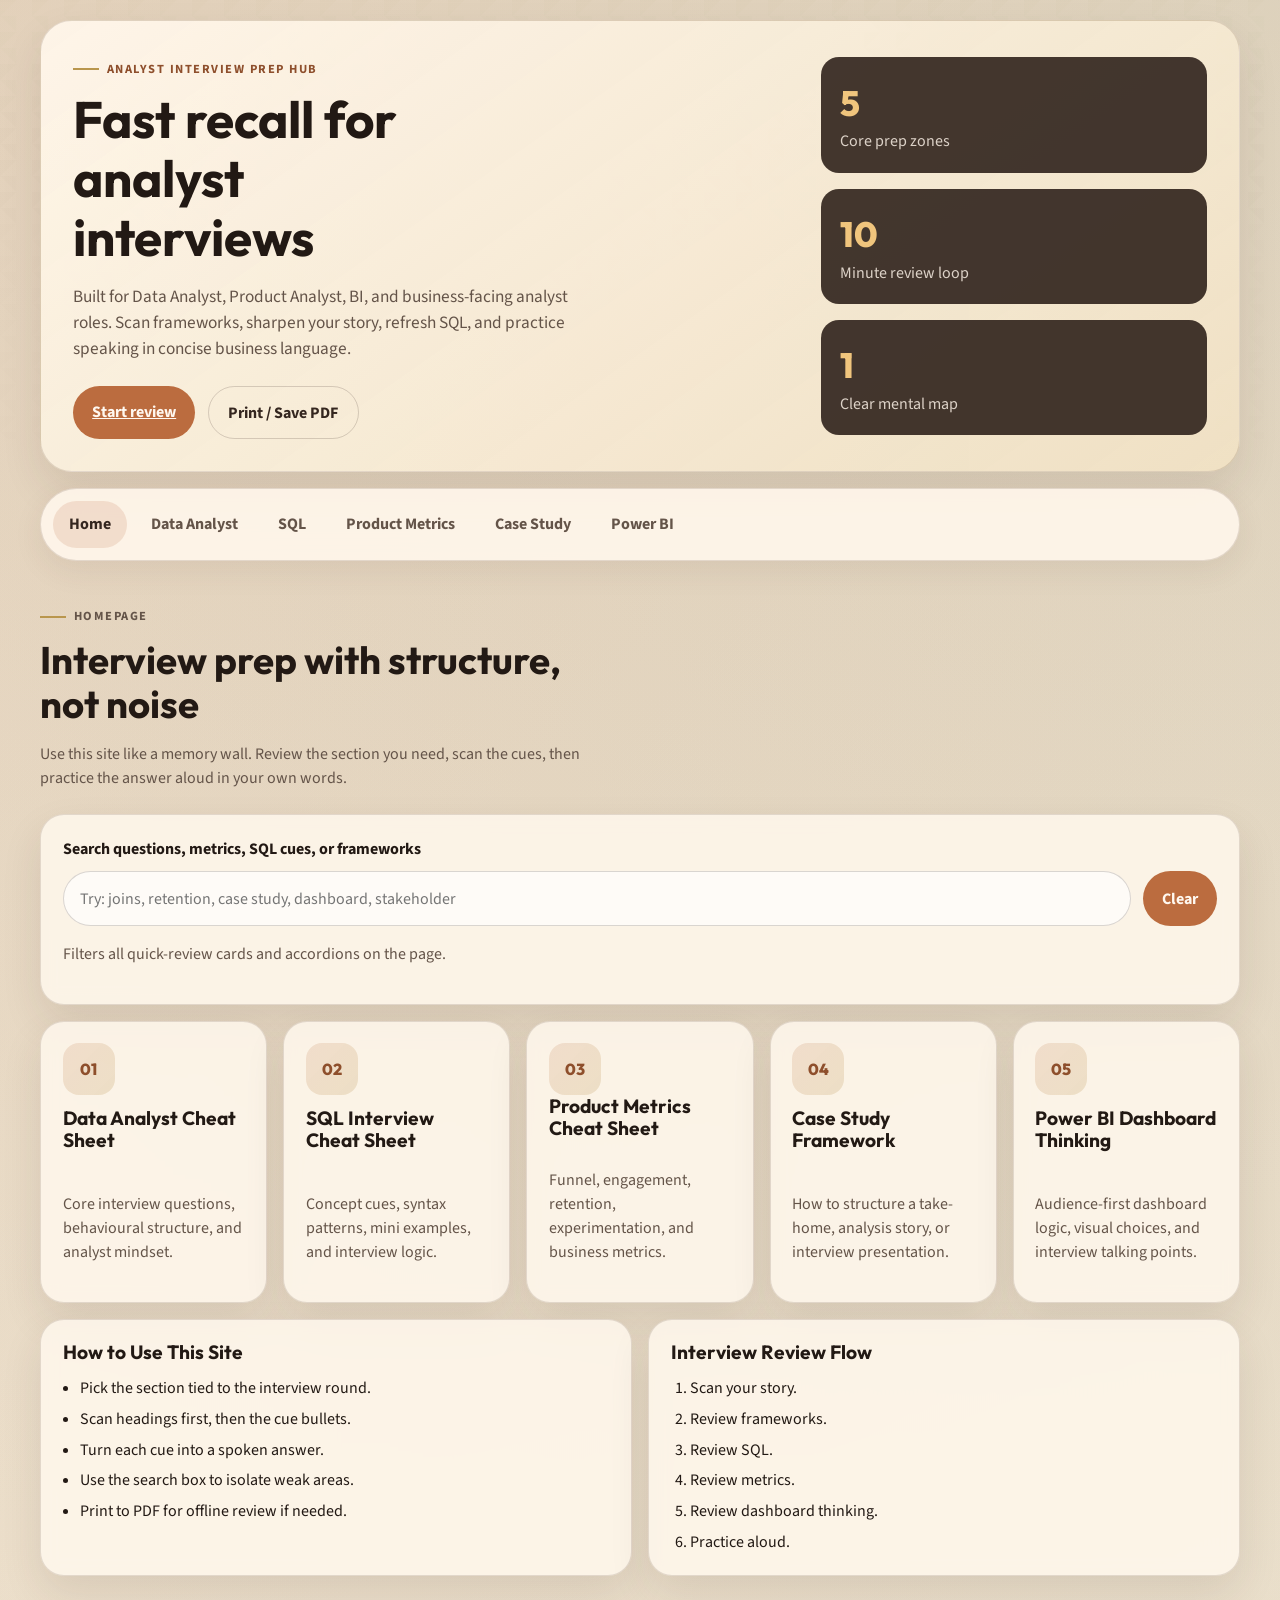
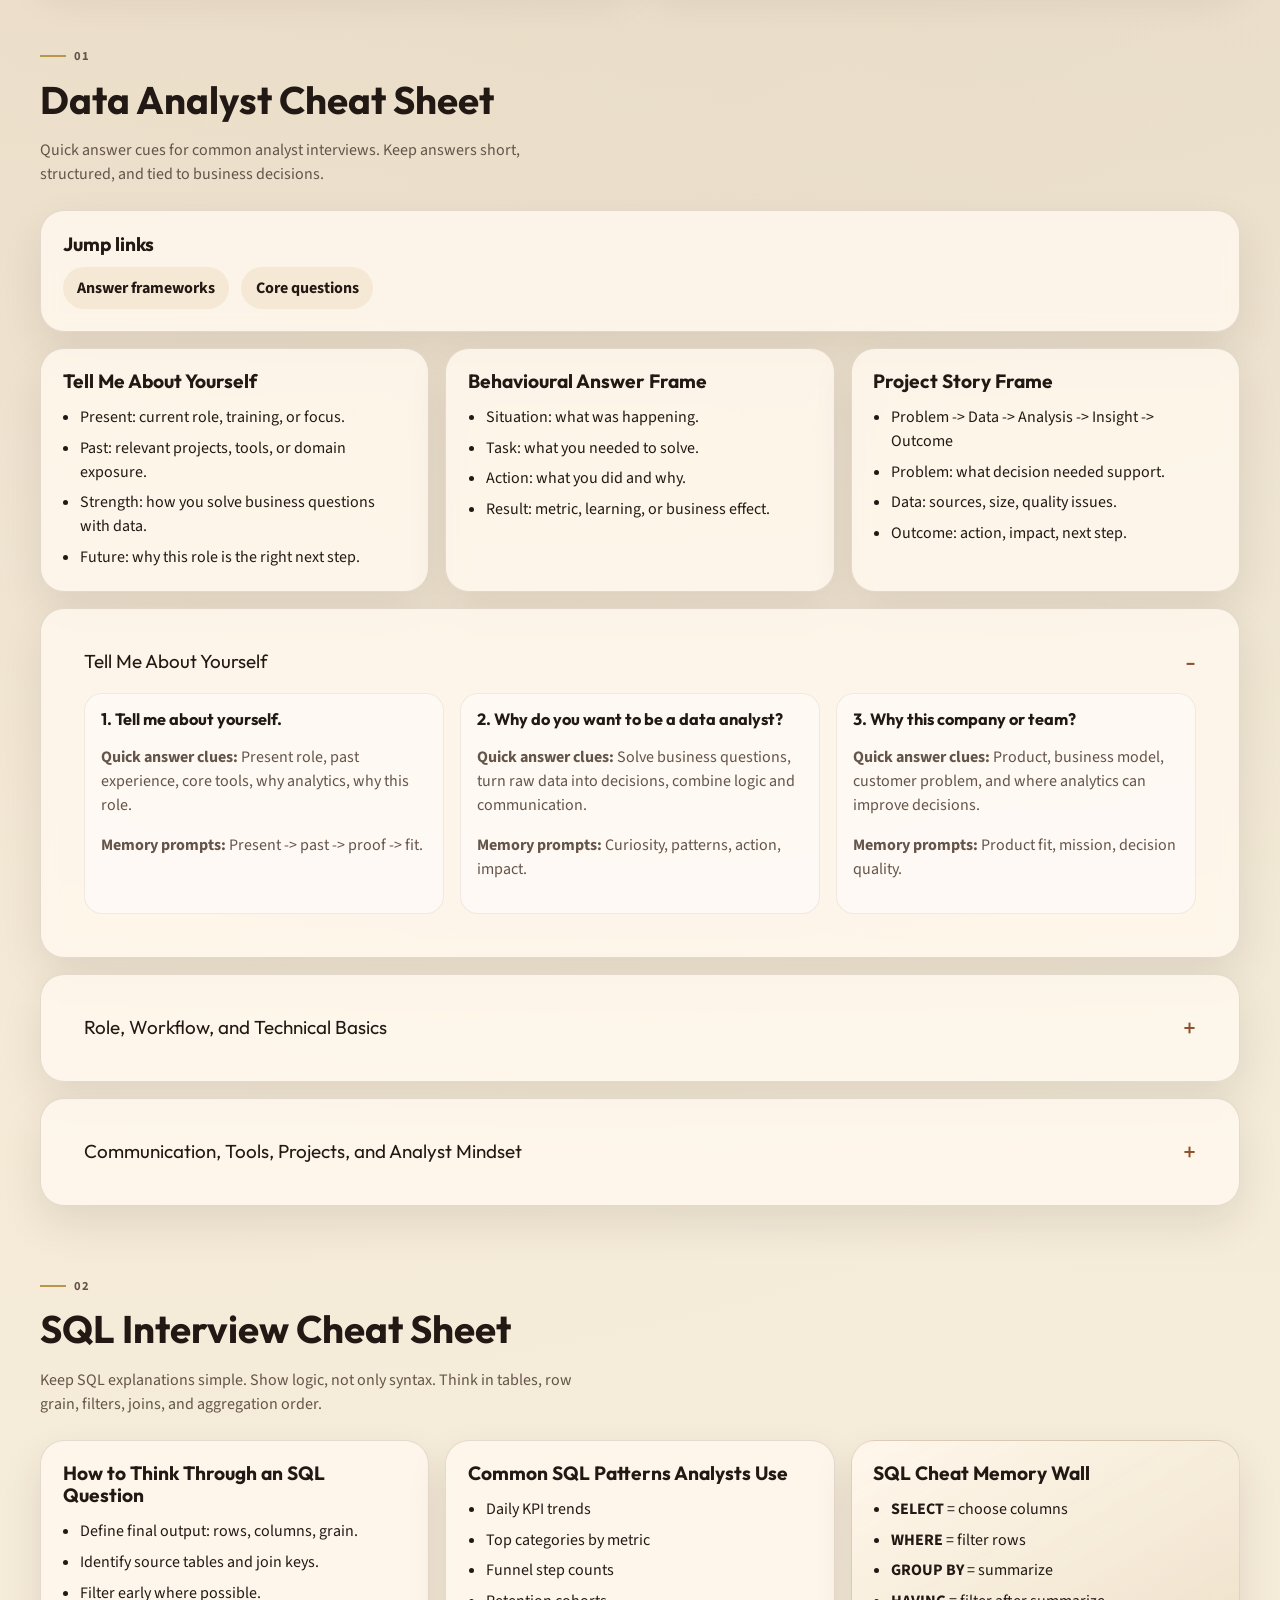
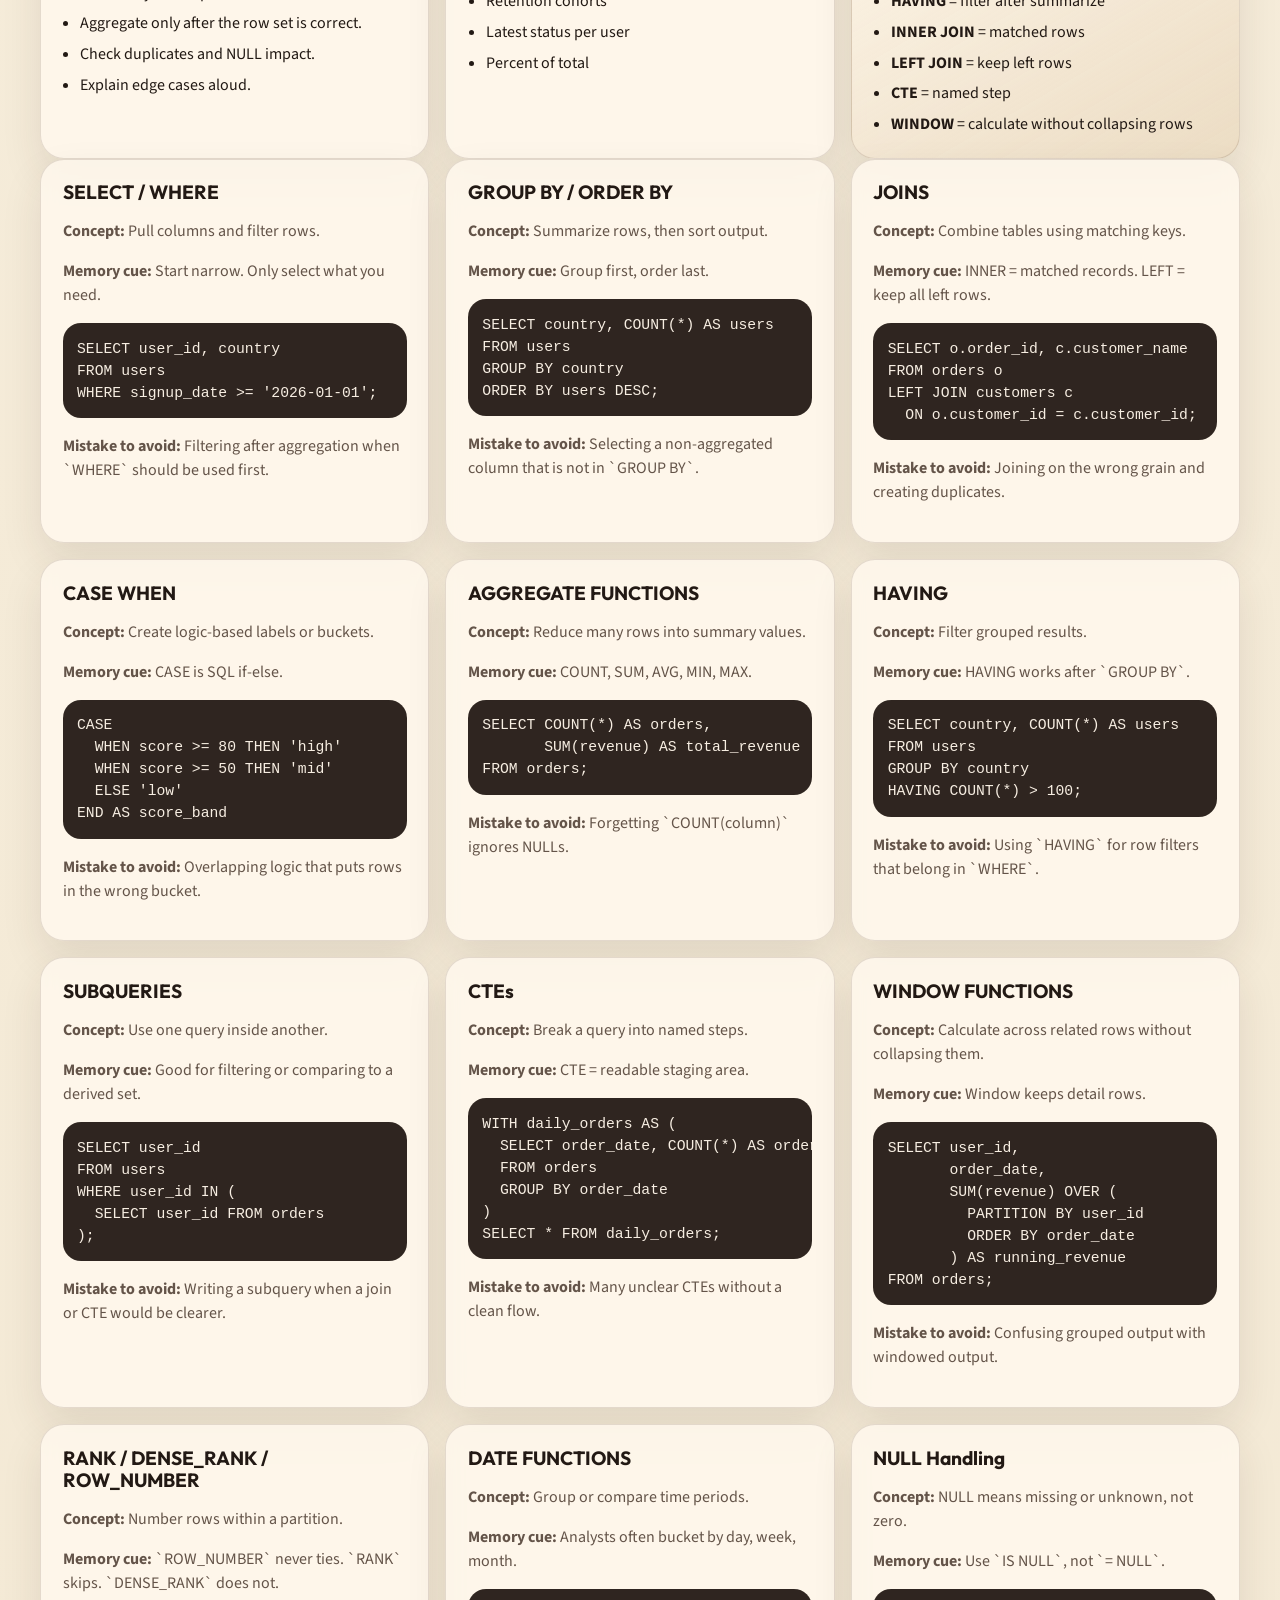
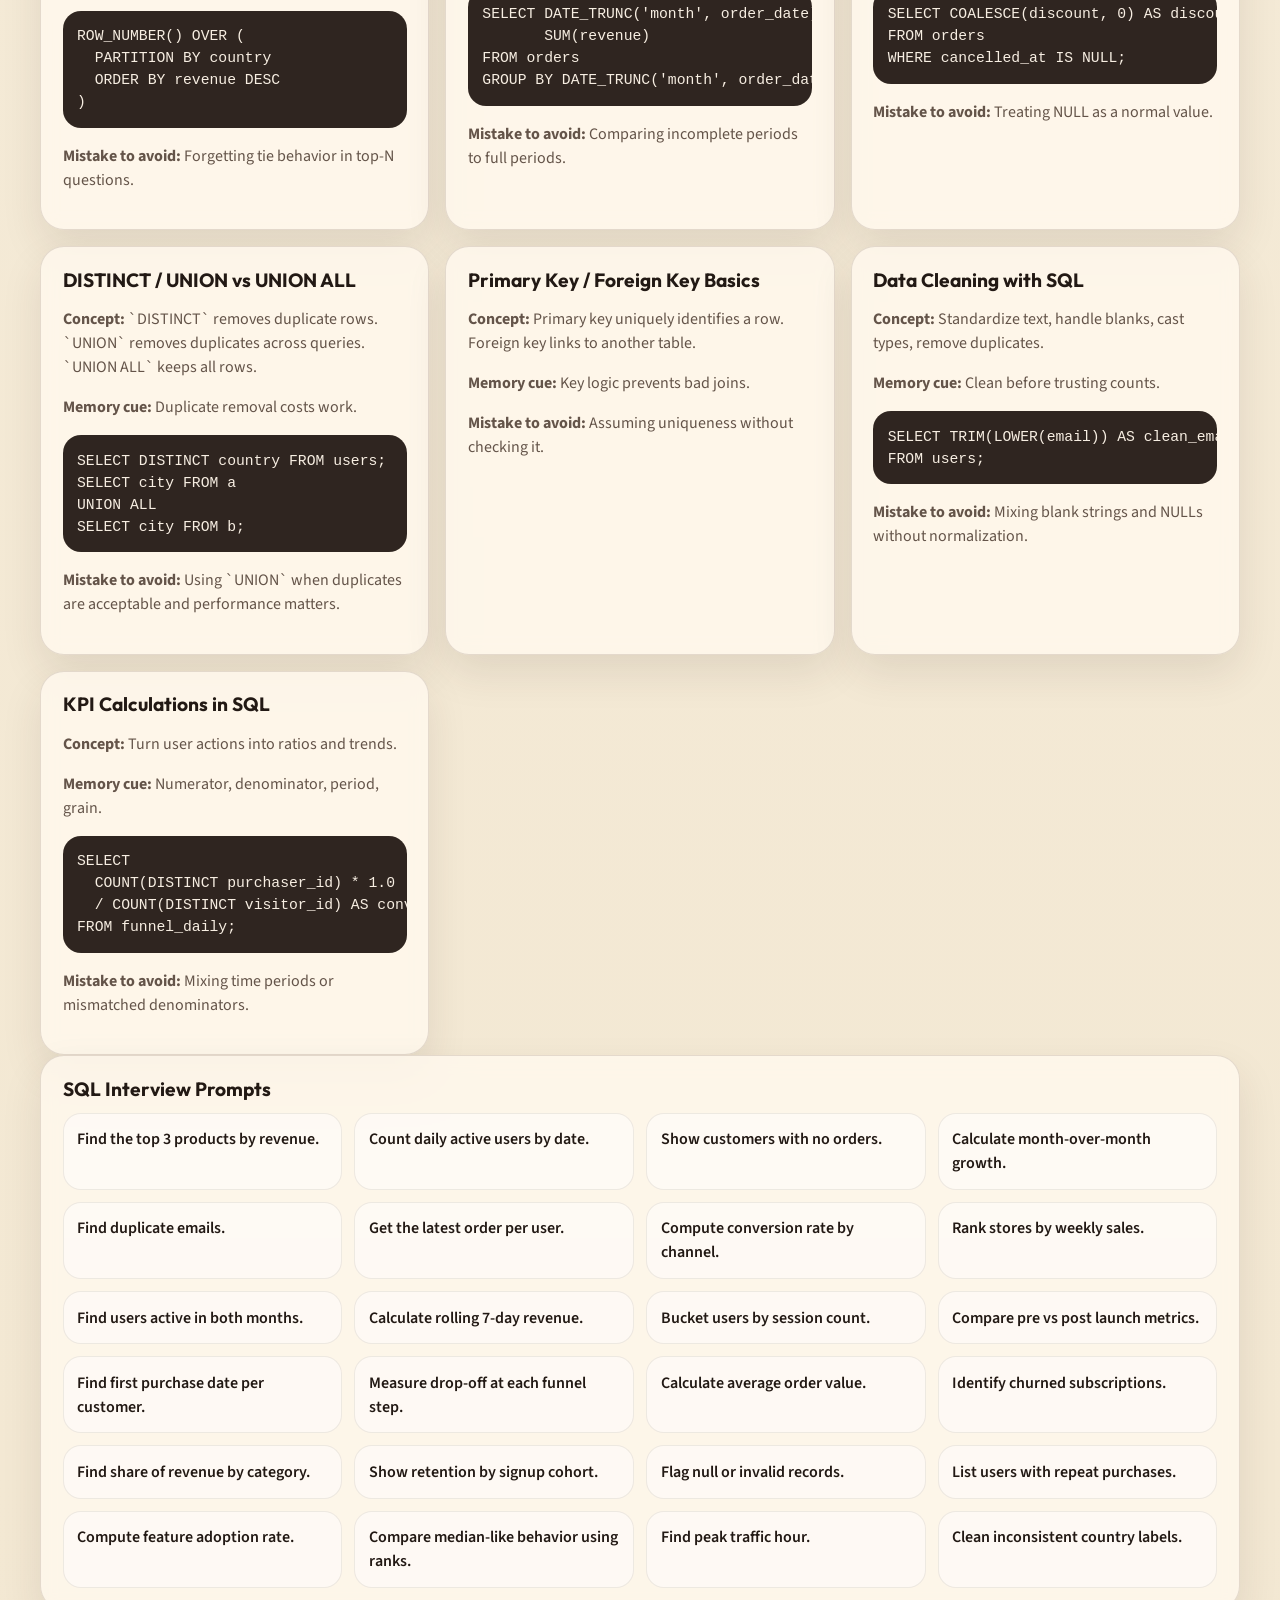
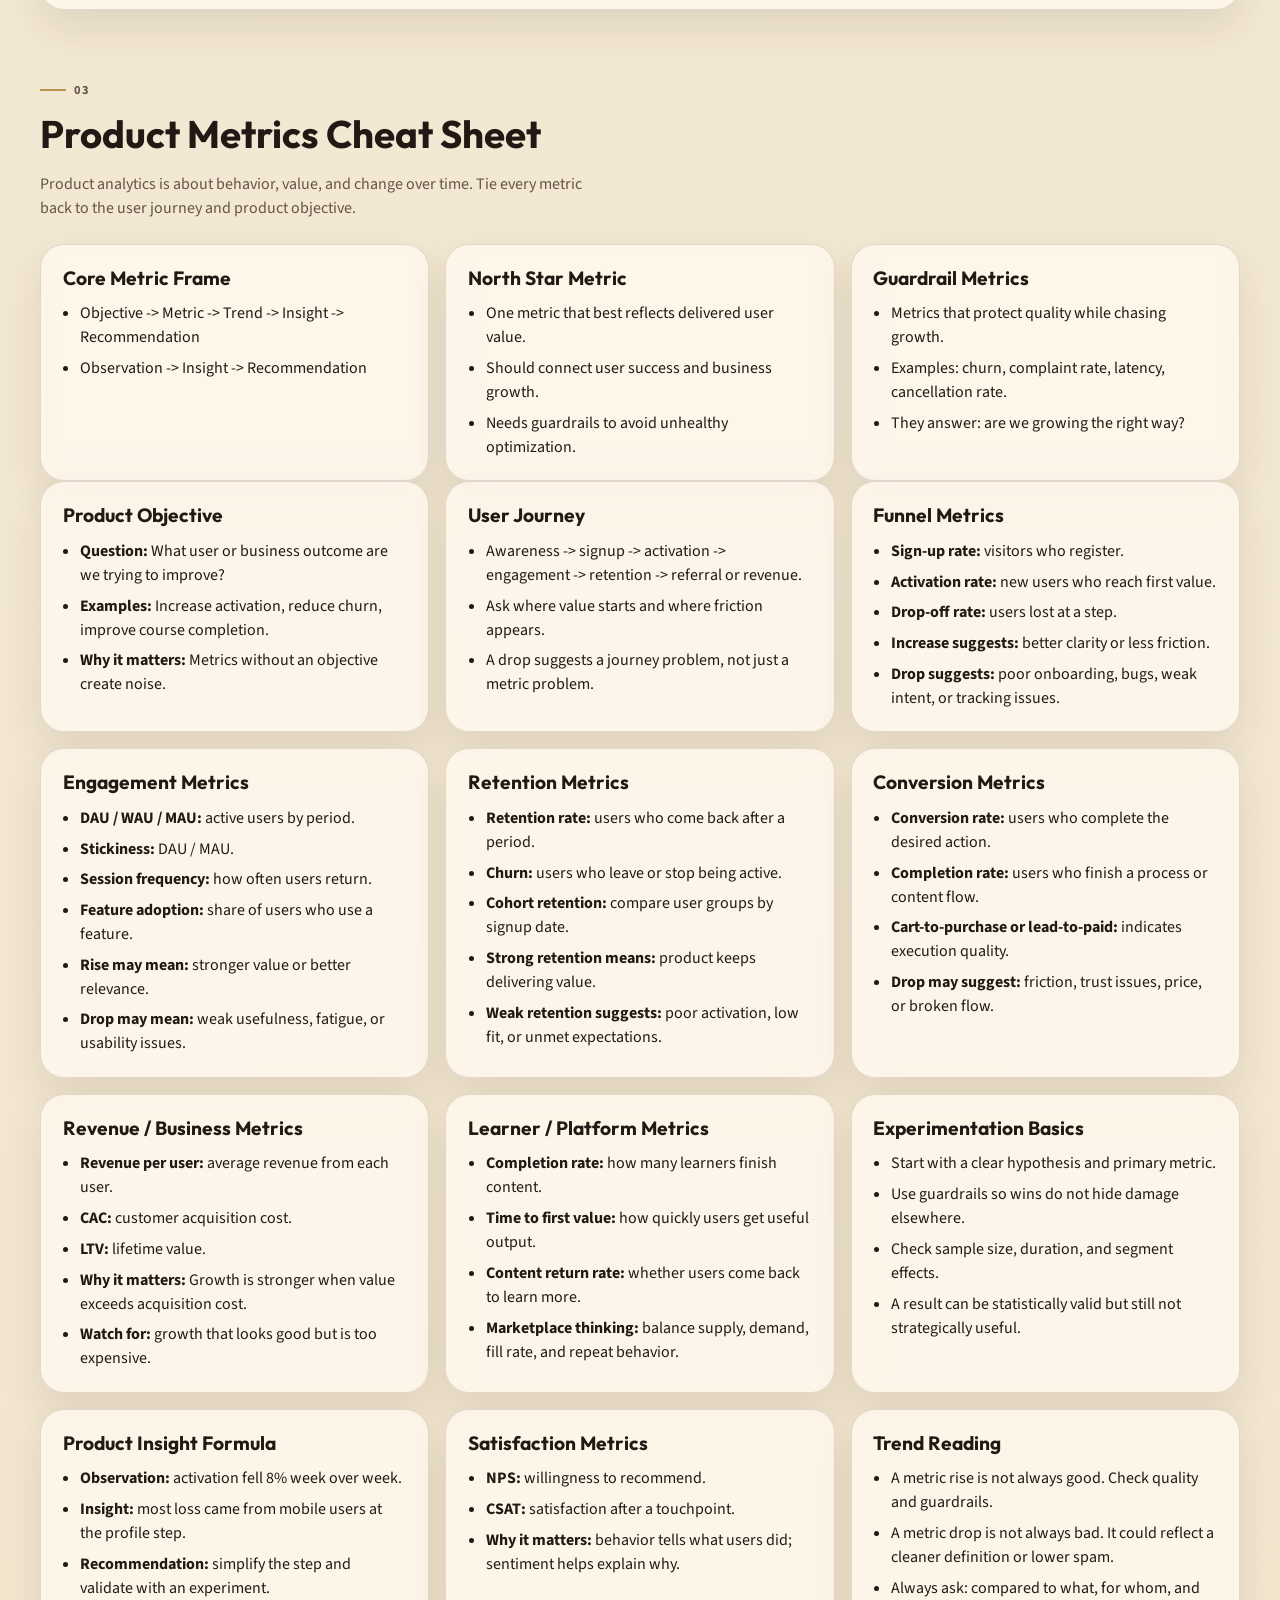
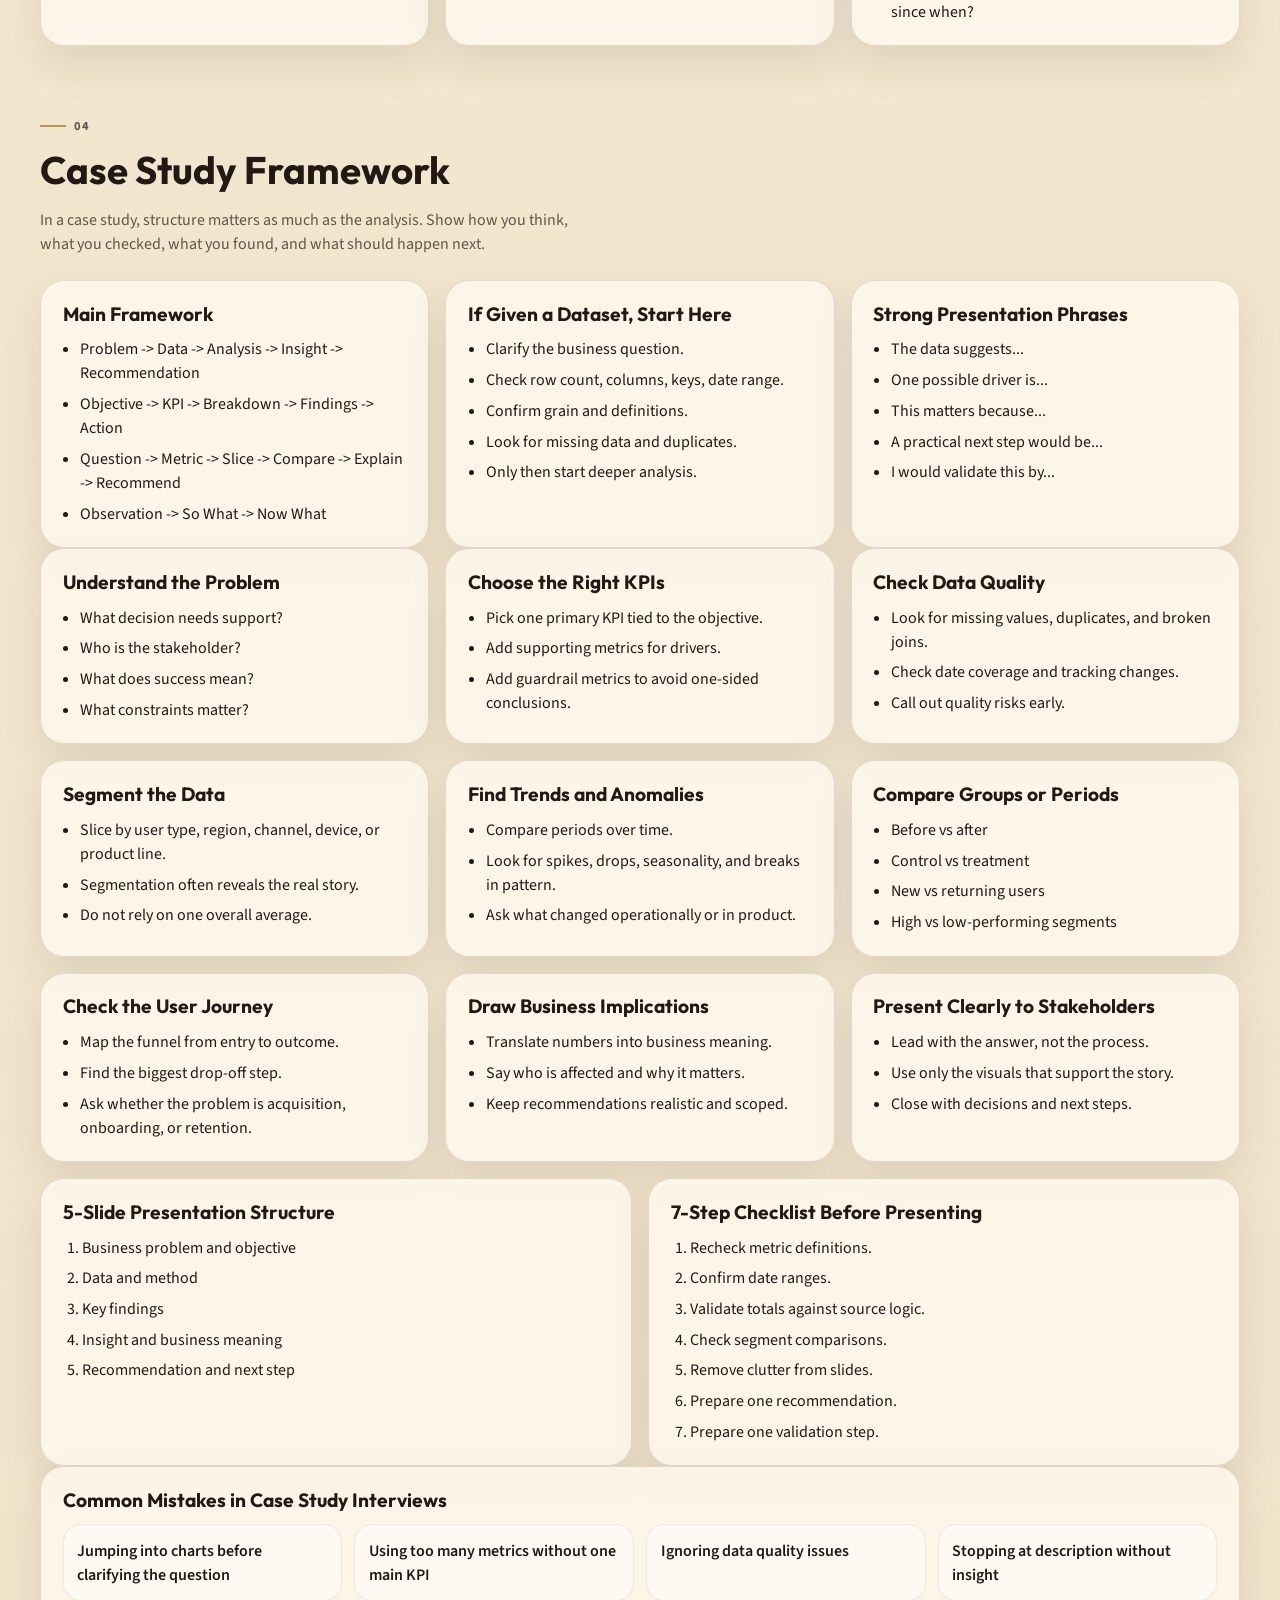
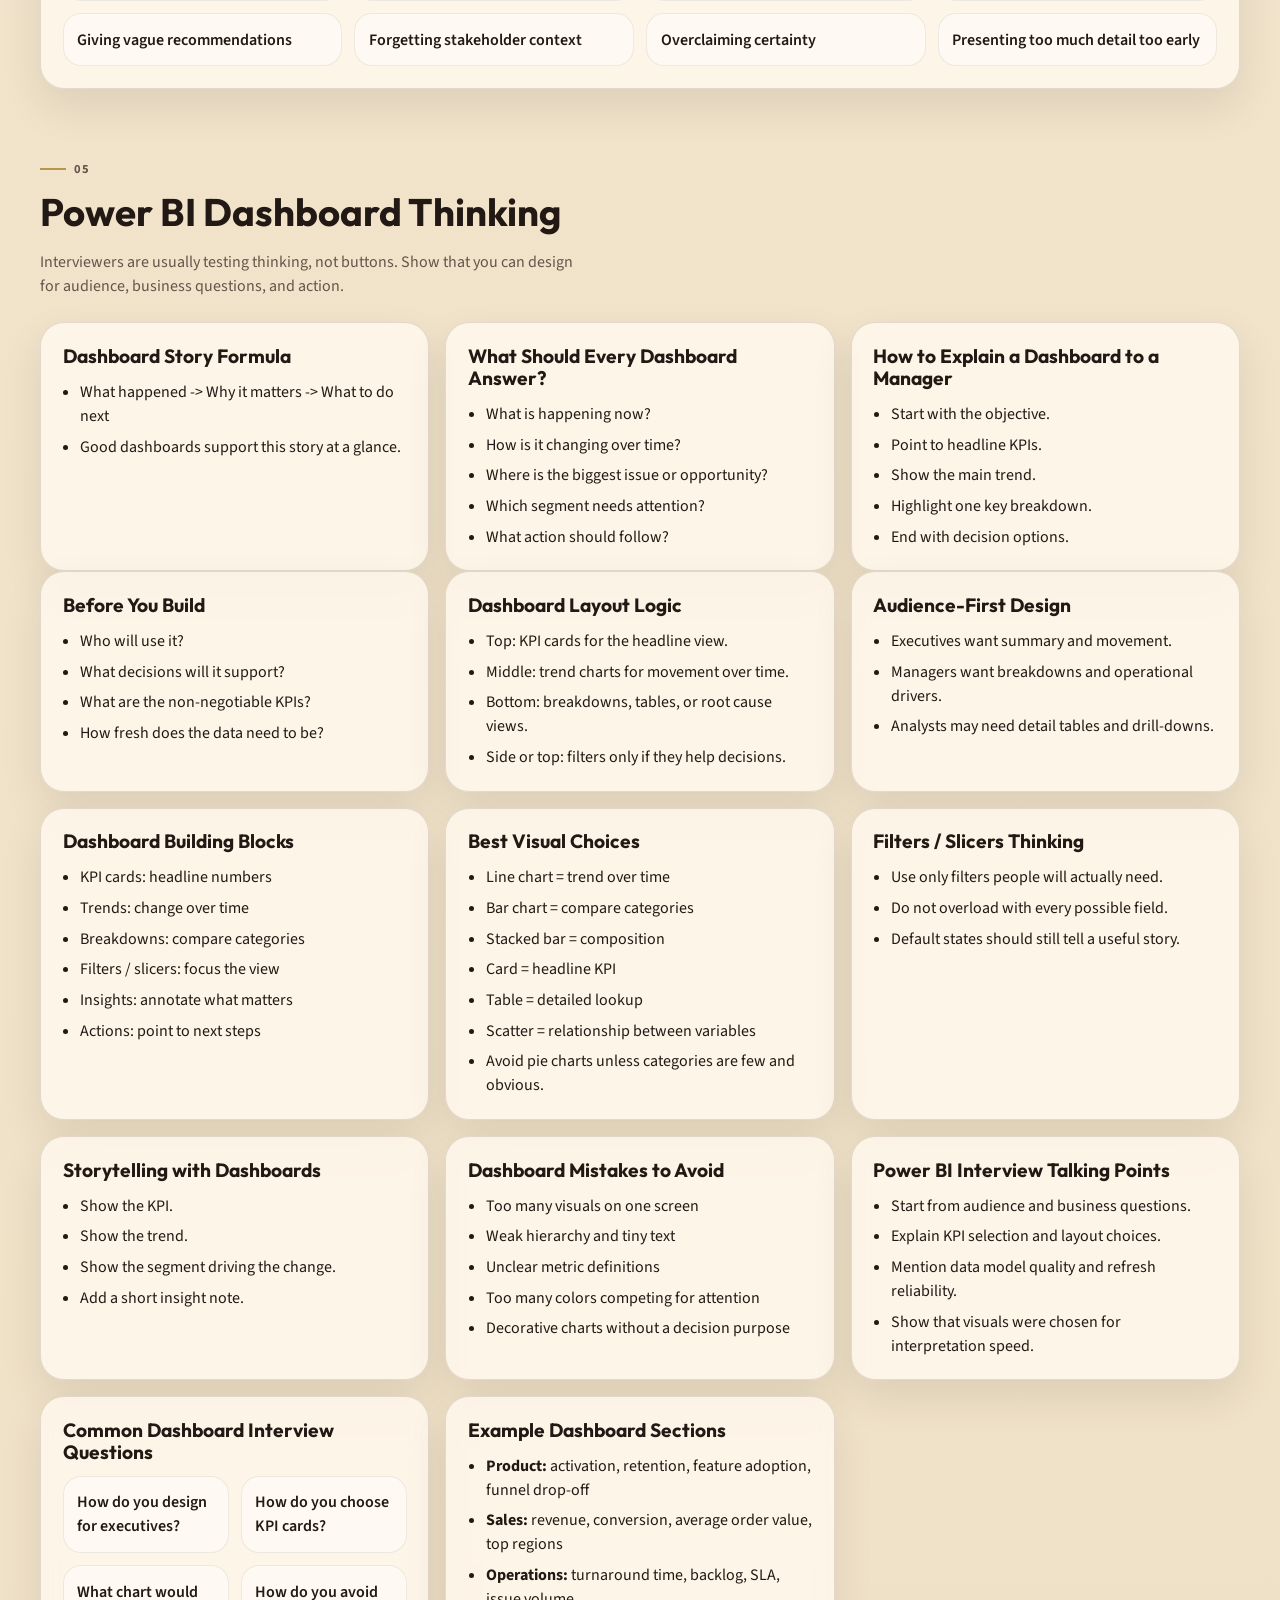
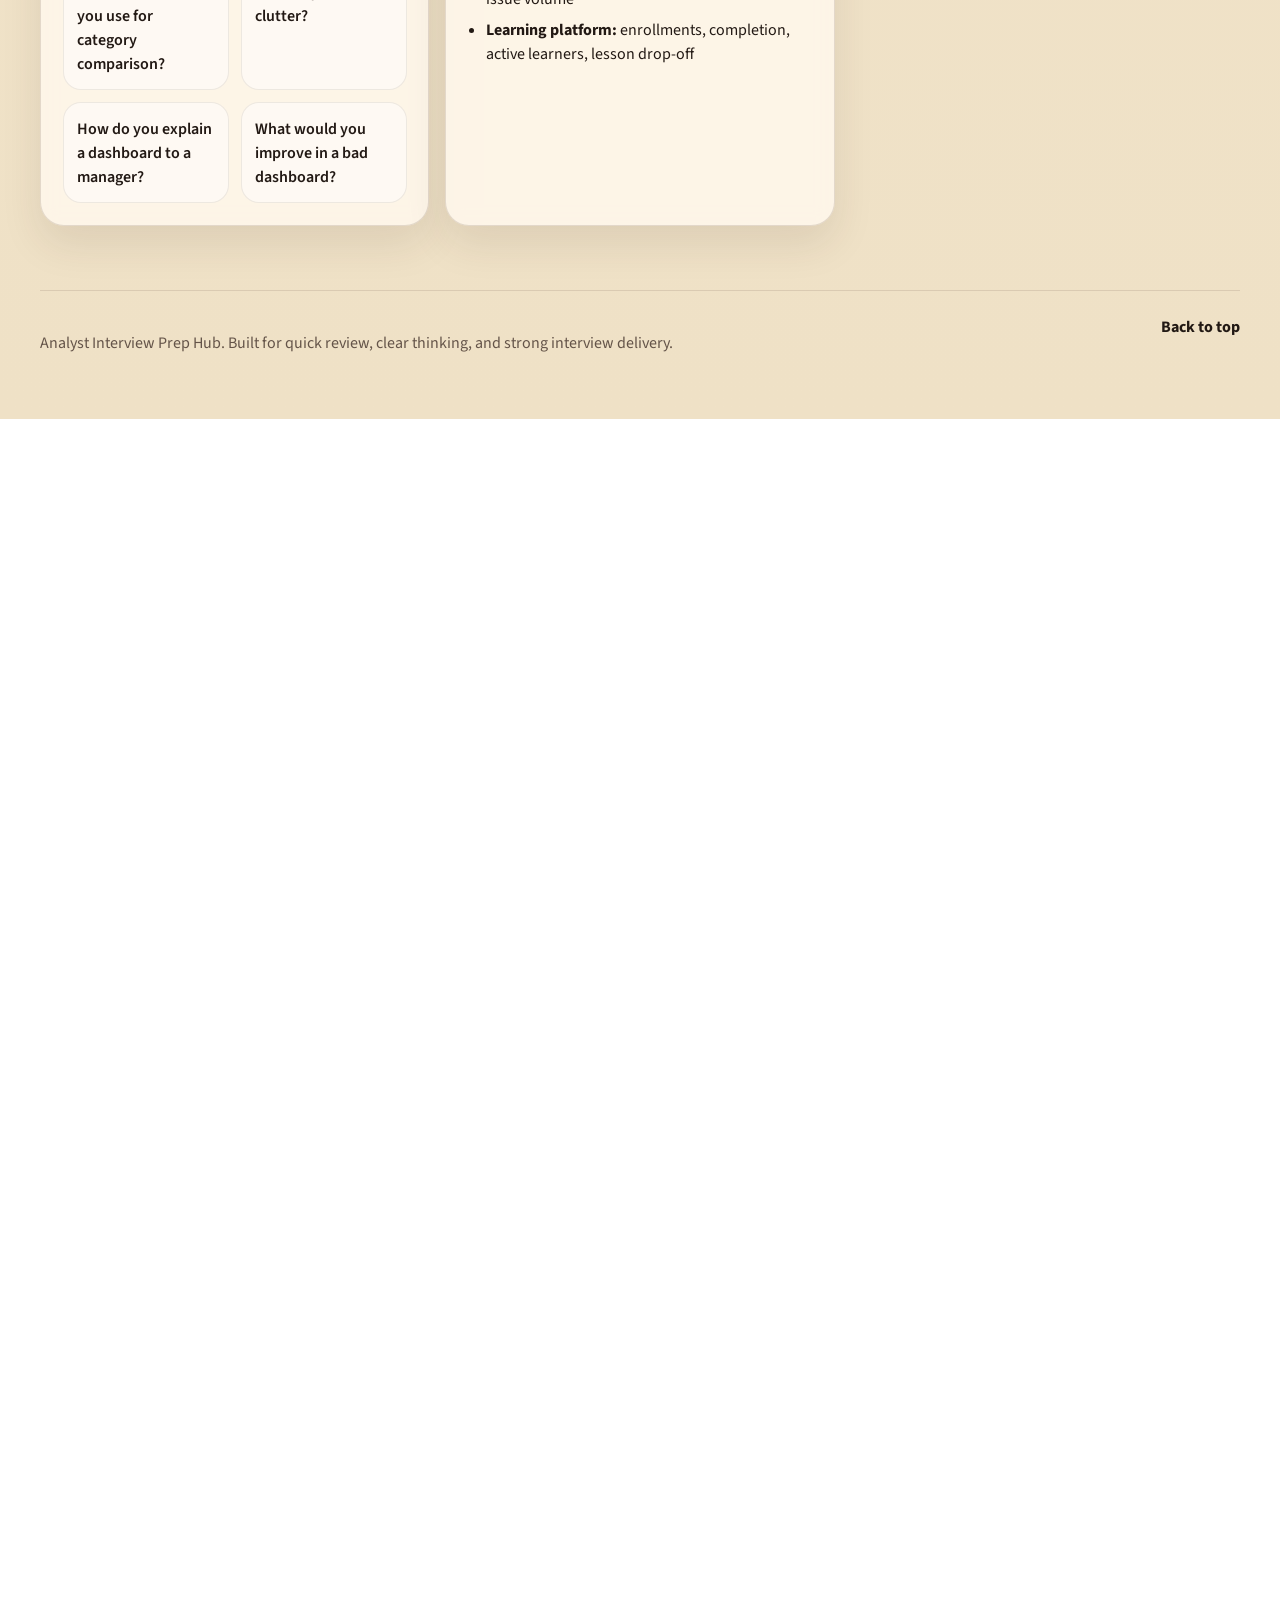
<file: index.html>
<!DOCTYPE html>
<html lang="en">
<head>
  <meta charset="UTF-8" />
  <meta http-equiv="refresh" content="0; url=analyst-interview-prep-site/" />
  <meta name="viewport" content="width=device-width, initial-scale=1.0" />
  <title>Redirecting...</title>
  <style>
    body {
      margin: 0;
      min-height: 100vh;
      display: grid;
      place-items: center;
      background: #0d1014;
      color: #f3f6fb;
      font-family: "Segoe UI", Arial, sans-serif;
    }

    a {
      color: #c8d4e7;
    }
  </style>
</head>
<body>
  <p>Redirecting to the interview prep site. <a href="analyst-interview-prep-site/">Open here</a>.</p>
</body>
</html>
</file>
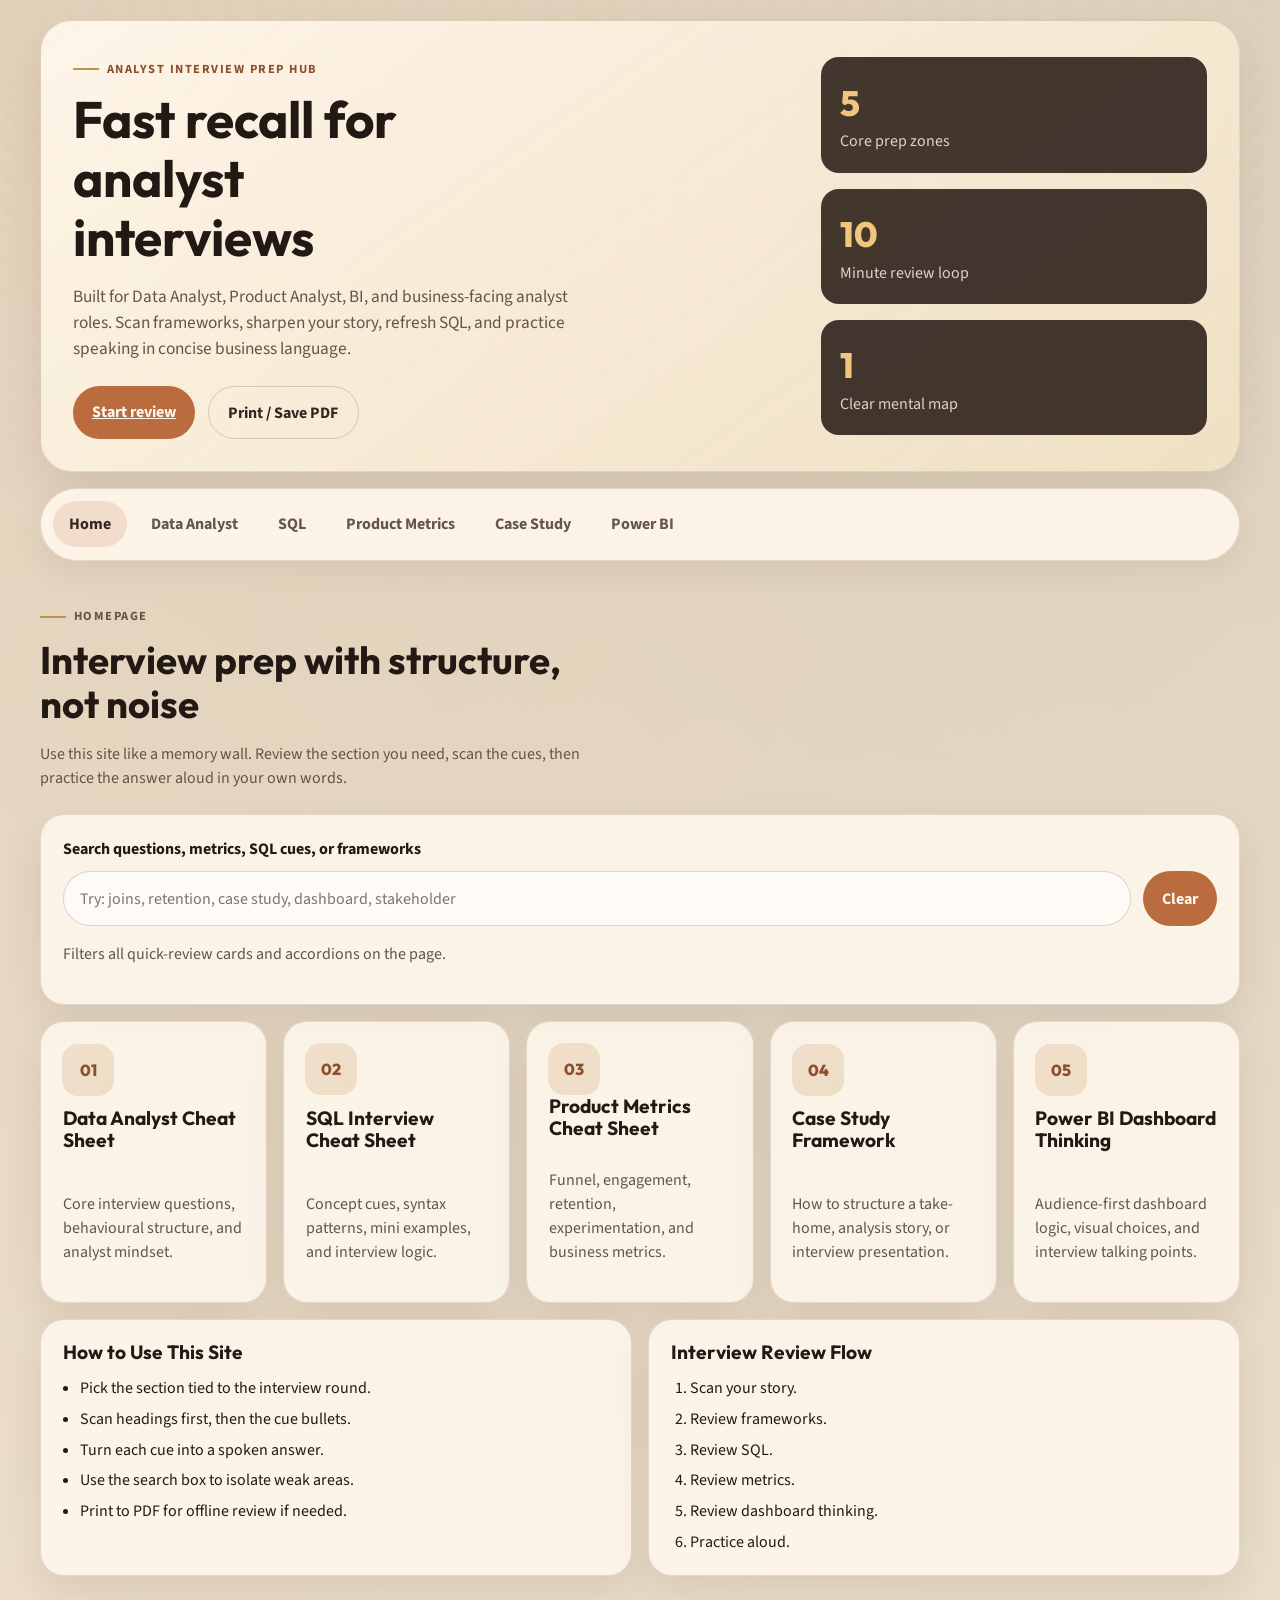
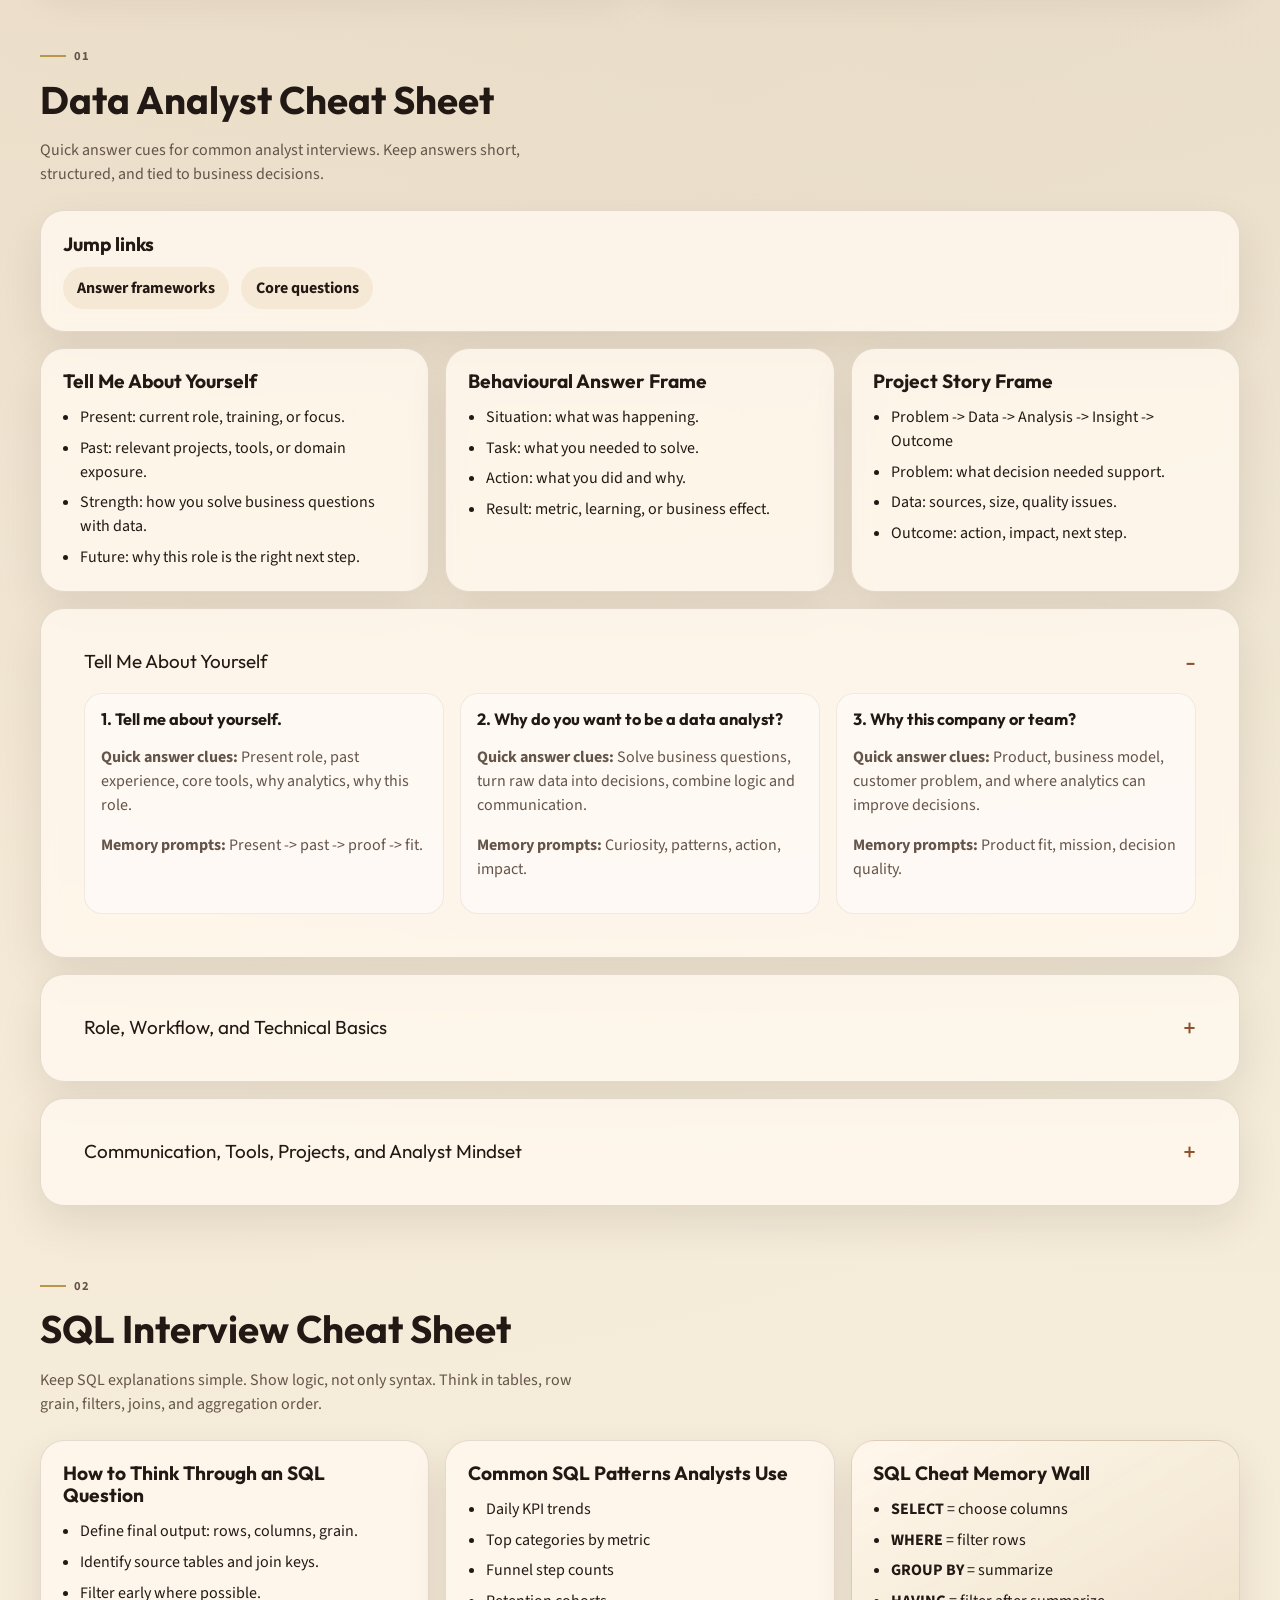
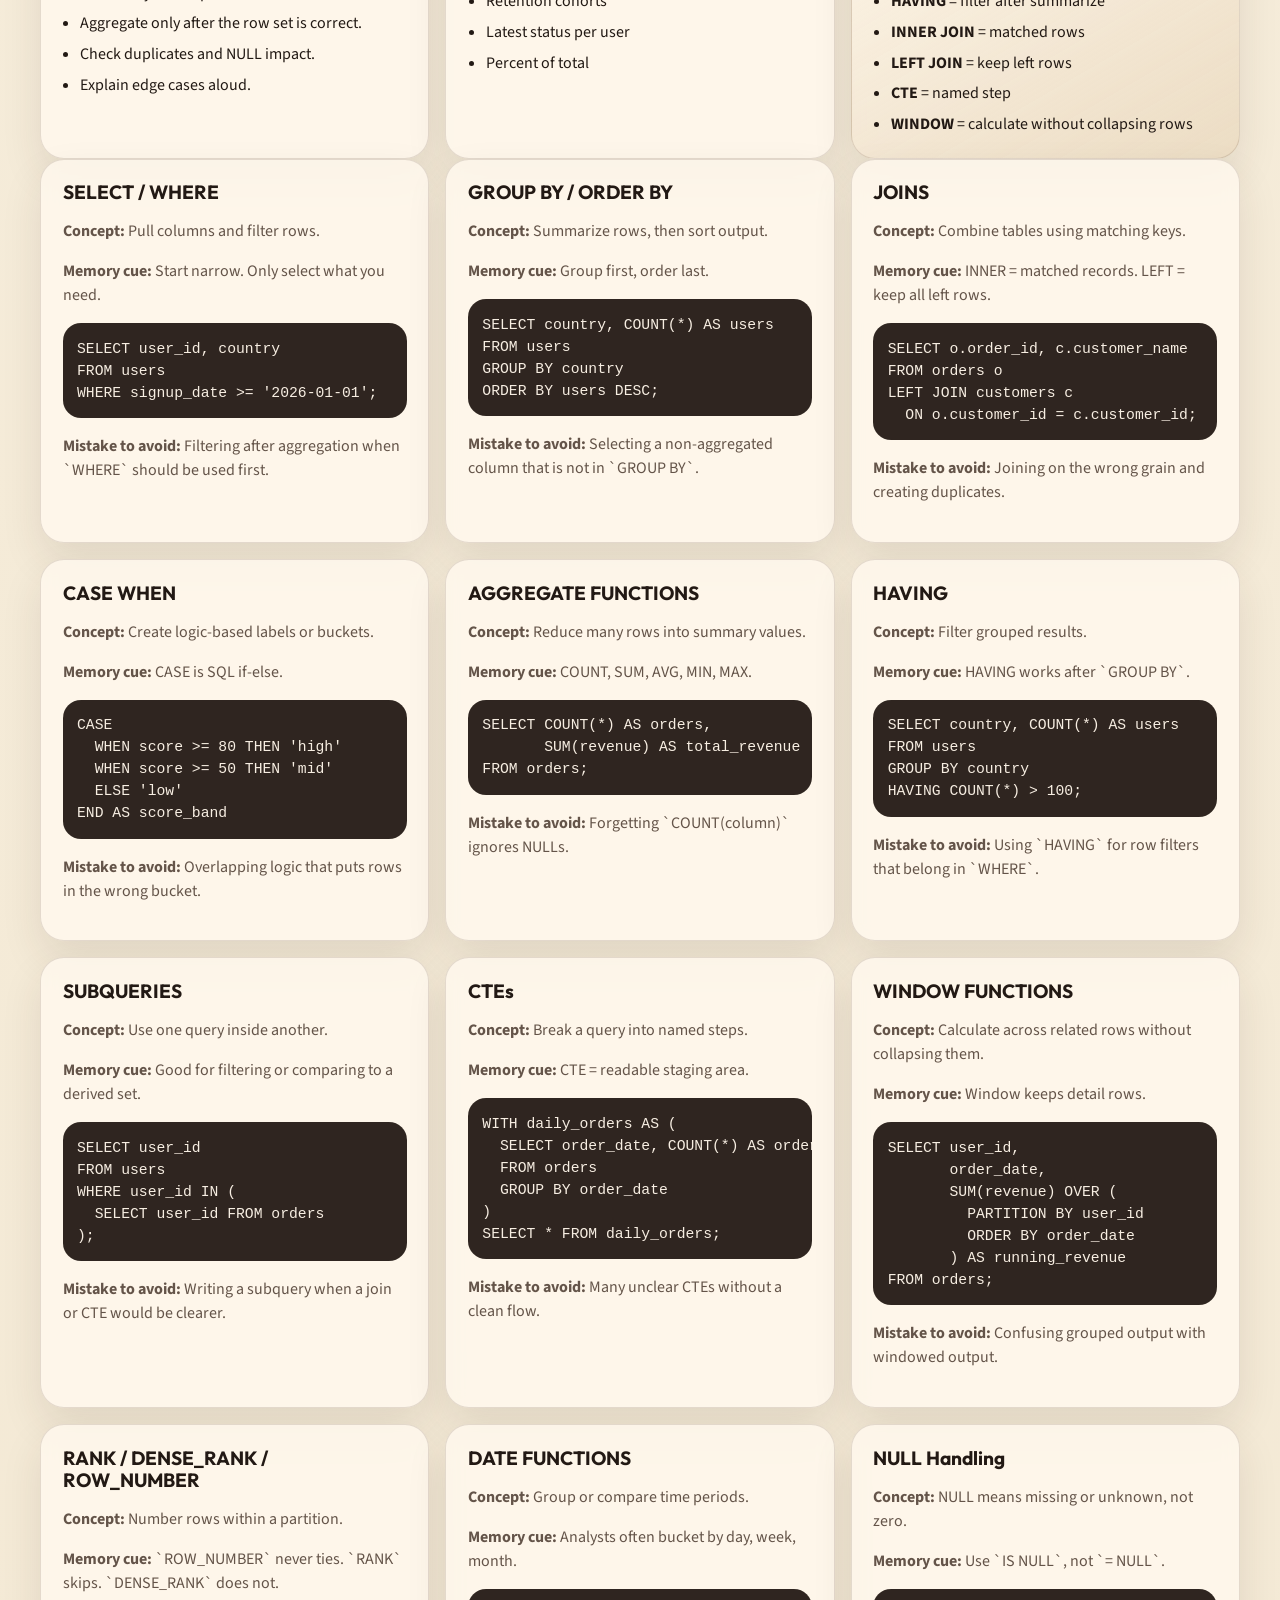
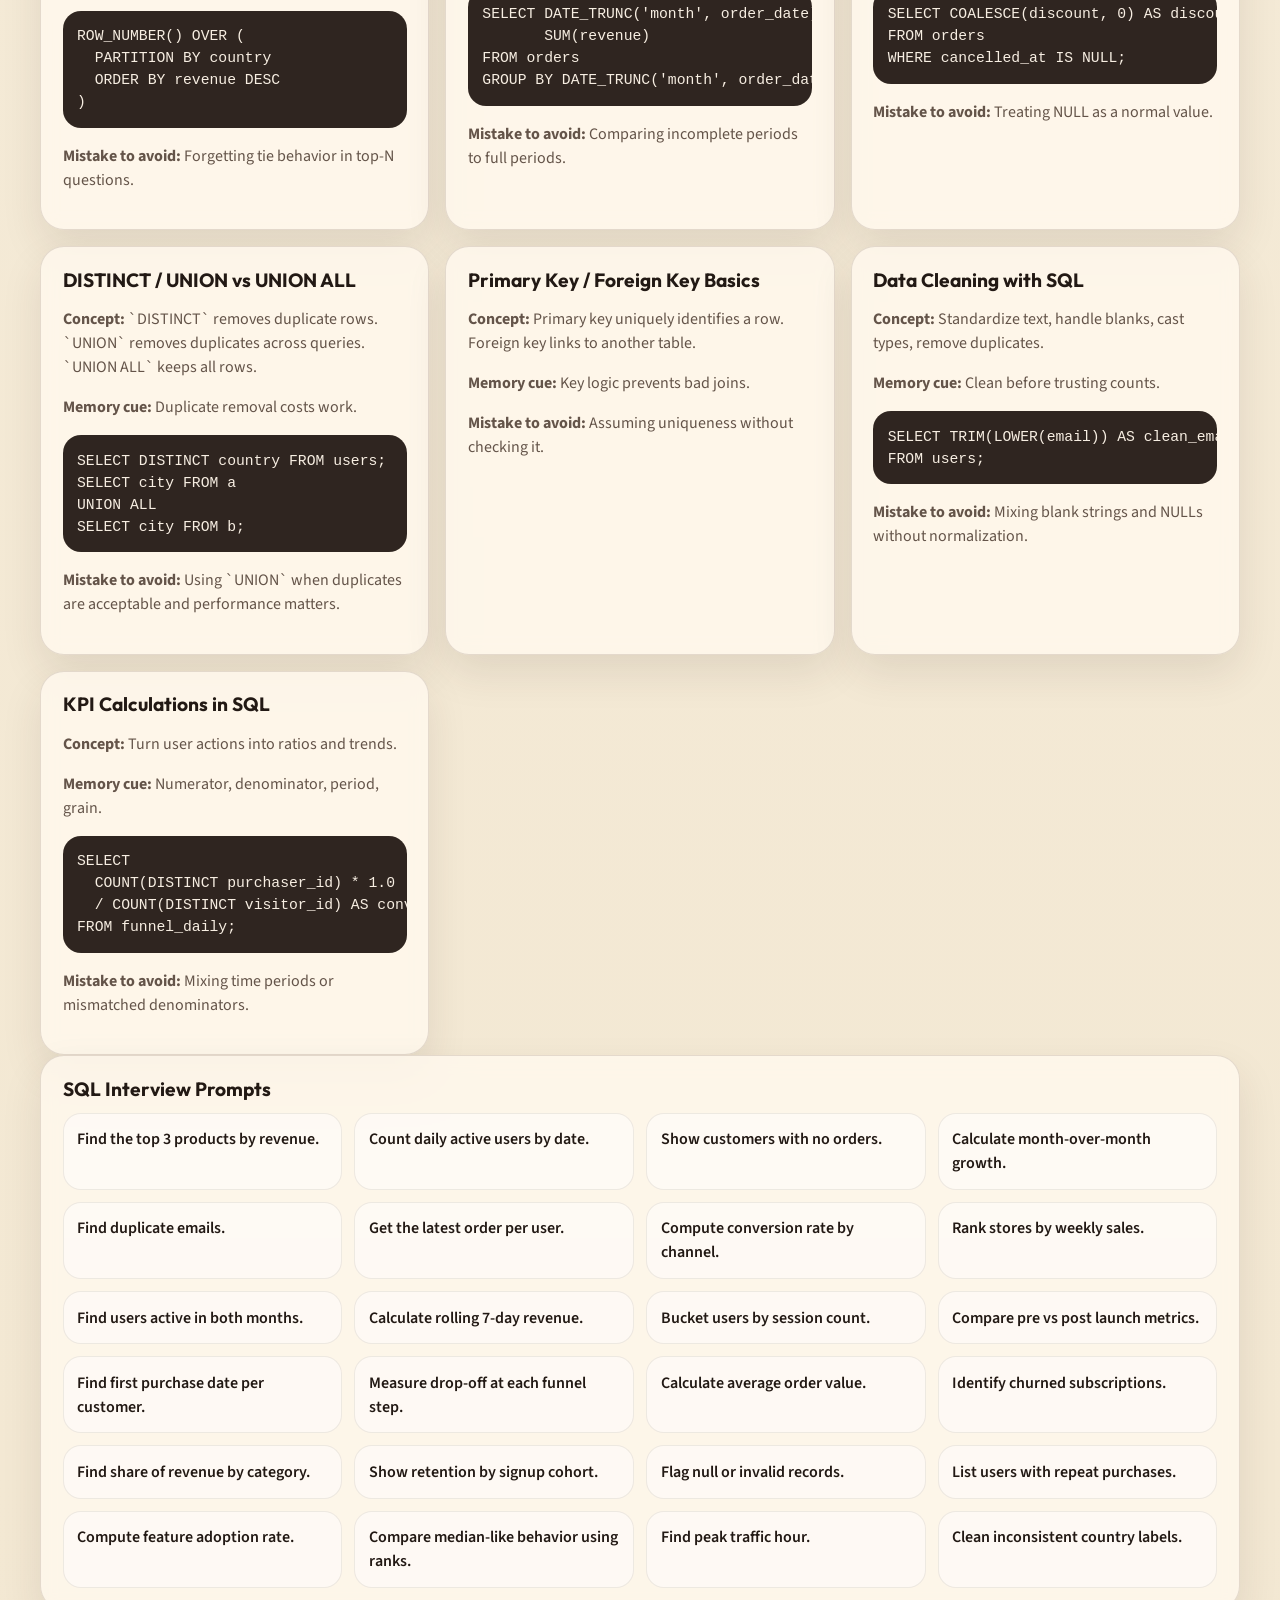
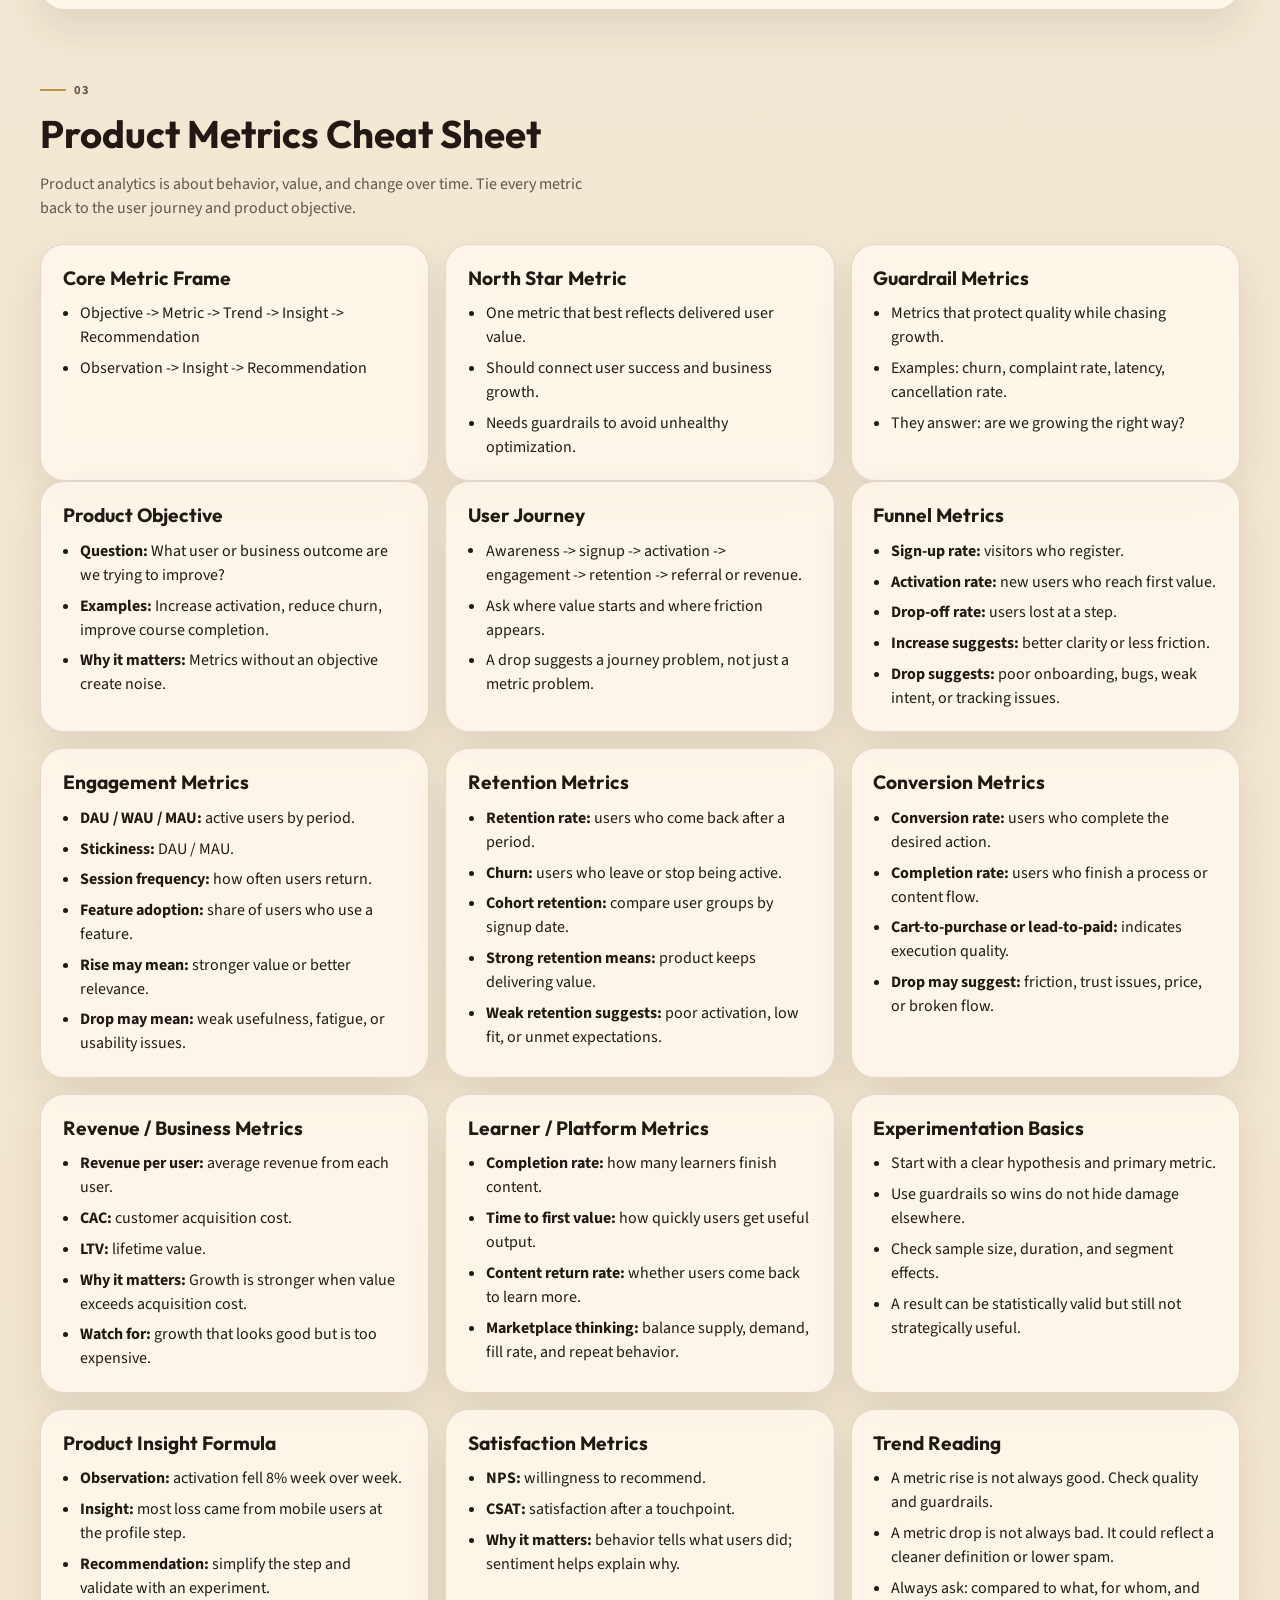
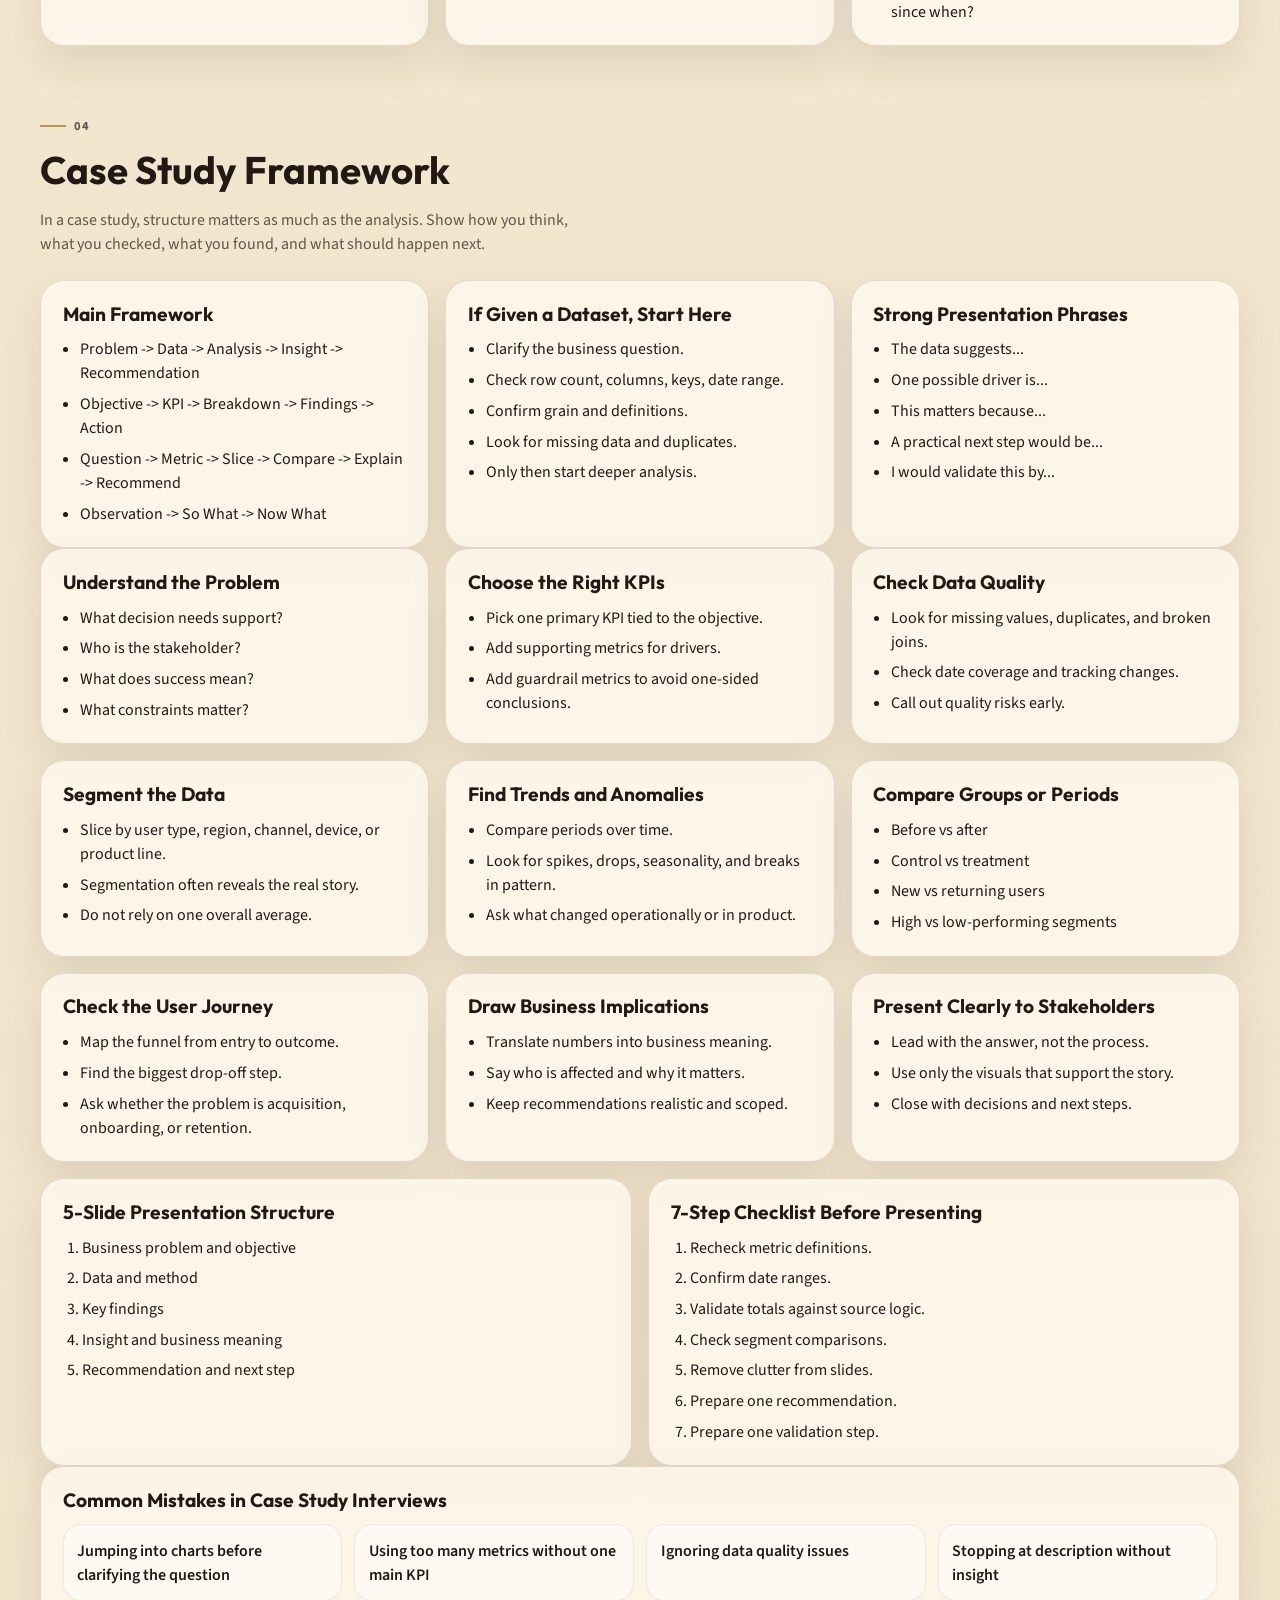
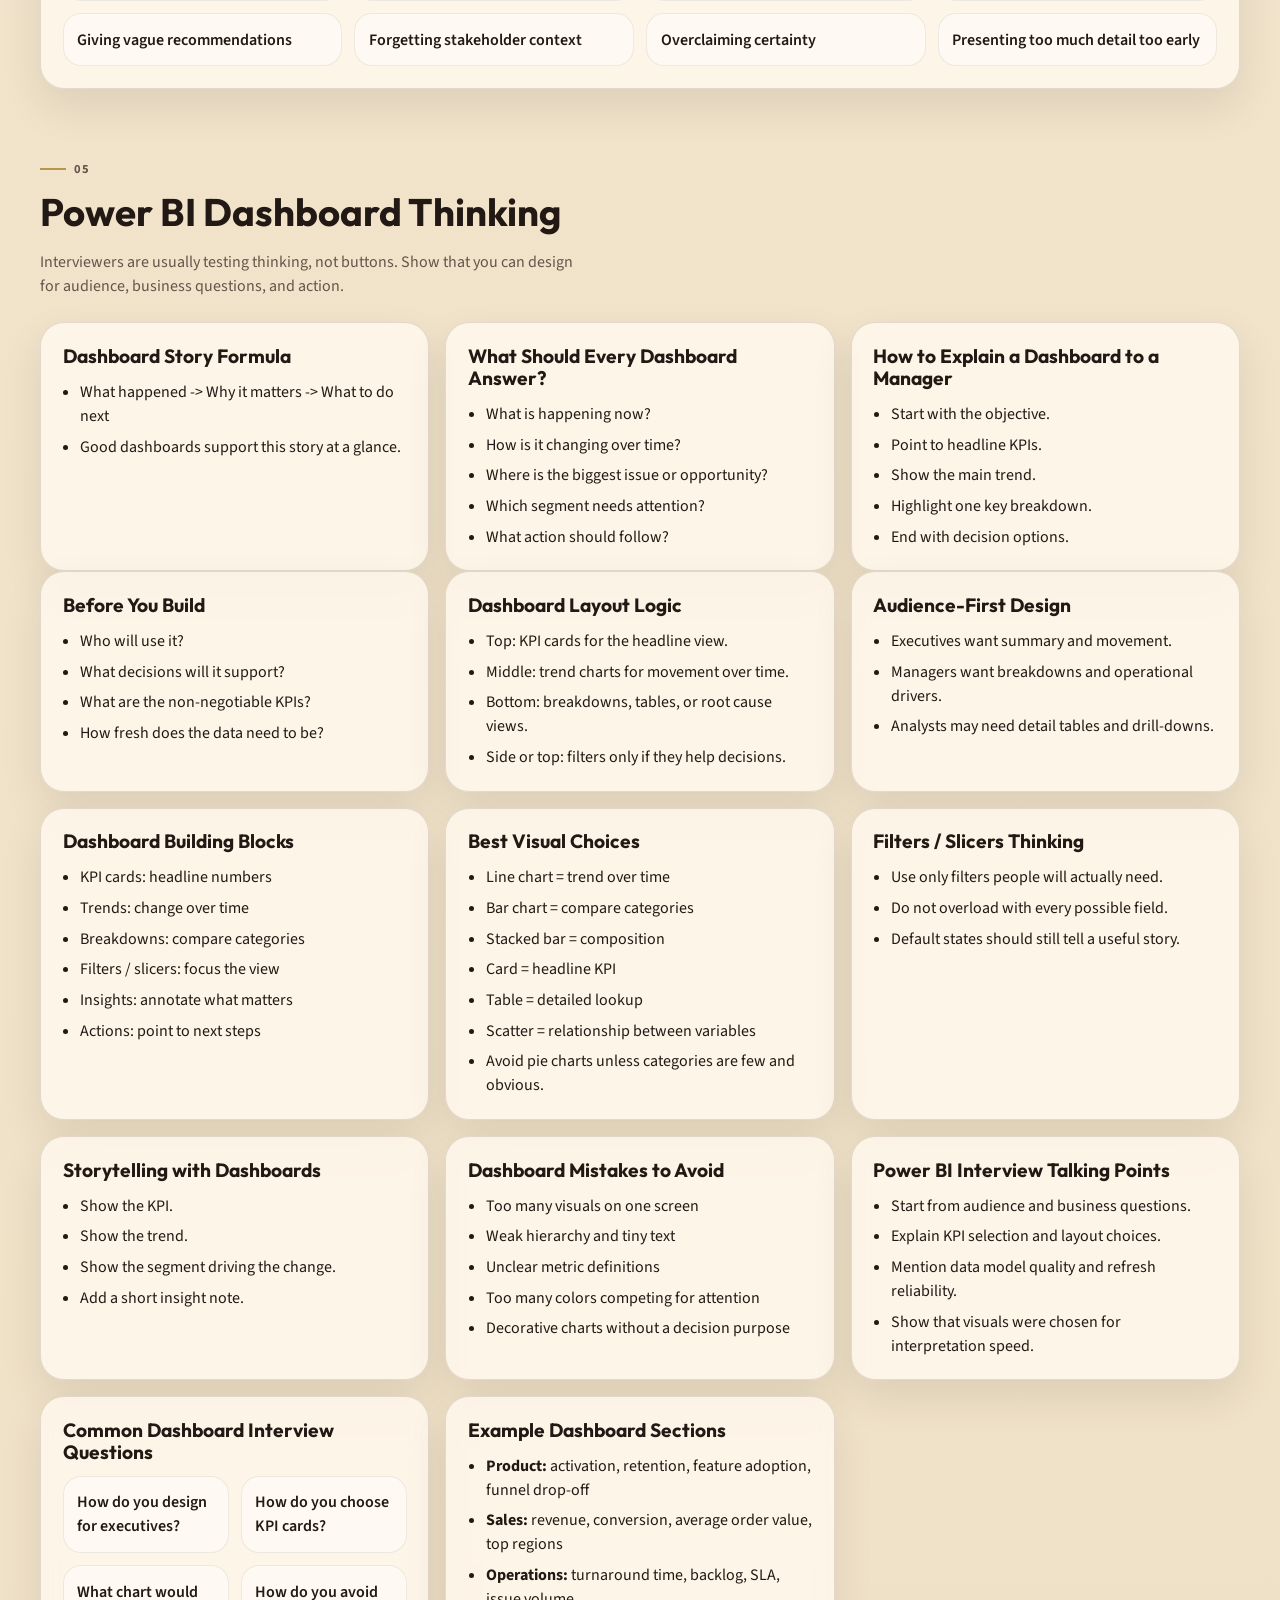
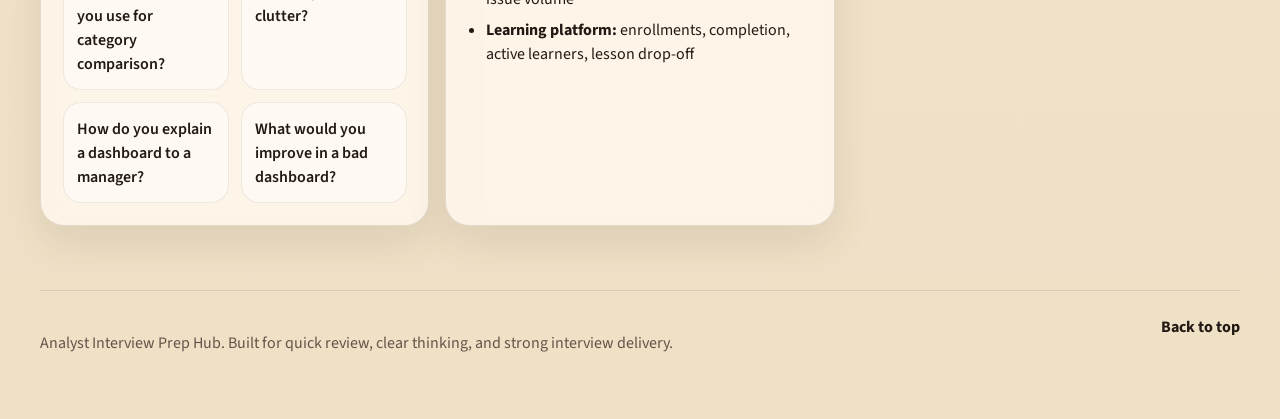
<file: analyst-interview-prep-site/index.html>
<!DOCTYPE html>
<html lang="en">
  <head>
    <meta charset="UTF-8" />
    <meta name="viewport" content="width=device-width, initial-scale=1.0" />
    <title>Analyst Interview Prep Hub</title>
    <meta
      name="description"
      content="A fast, practical interview prep website for data analyst, product analyst, BI, and SQL interviews."
    />
    <link rel="preconnect" href="https://fonts.googleapis.com" />
    <link rel="preconnect" href="https://fonts.gstatic.com" crossorigin />
    <link
      href="https://fonts.googleapis.com/css2?family=Outfit:wght@400;500;600;700;800&family=Source+Sans+3:wght@400;600;700&display=swap"
      rel="stylesheet"
    />
    <link rel="stylesheet" href="styles.css" />
  </head>
  <body>
    <a class="skip-link" href="#main-content">Skip to content</a>
    <header class="site-header" id="top">
      <div class="header-shell">
        <div class="brand-block">
          <p class="eyebrow">Analyst Interview Prep Hub</p>
          <h1>Fast recall for analyst interviews</h1>
          <p class="hero-copy">
            Built for Data Analyst, Product Analyst, BI, and business-facing
            analyst roles. Scan frameworks, sharpen your story, refresh SQL, and
            practice speaking in concise business language.
          </p>
          <div class="hero-actions">
            <a class="button button-primary" href="#home">Start review</a>
            <button class="button button-secondary" id="print-page" type="button">
              Print / Save PDF
            </button>
          </div>
        </div>
        <div class="hero-panel">
          <div class="hero-stat">
            <span class="stat-value">5</span>
            <span class="stat-label">Core prep zones</span>
          </div>
          <div class="hero-stat">
            <span class="stat-value">10</span>
            <span class="stat-label">Minute review loop</span>
          </div>
          <div class="hero-stat">
            <span class="stat-value">1</span>
            <span class="stat-label">Clear mental map</span>
          </div>
        </div>
      </div>
      <nav class="top-nav" aria-label="Primary">
        <a class="nav-link active" href="#home">Home</a>
        <a class="nav-link" href="#data-analyst">Data Analyst</a>
        <a class="nav-link" href="#sql">SQL</a>
        <a class="nav-link" href="#product-metrics">Product Metrics</a>
        <a class="nav-link" href="#case-study">Case Study</a>
        <a class="nav-link" href="#power-bi">Power BI</a>
      </nav>
    </header>
    <main id="main-content">
      <section class="section section-home" id="home">
        <div class="section-heading">
          <p class="section-tag">Homepage</p>
          <h2>Interview prep with structure, not noise</h2>
          <p>
            Use this site like a memory wall. Review the section you need, scan
            the cues, then practice the answer aloud in your own words.
          </p>
        </div>
        <div class="search-panel card">
          <label for="site-search">Search questions, metrics, SQL cues, or frameworks</label>
          <div class="search-row">
            <input
              id="site-search"
              type="search"
              placeholder="Try: joins, retention, case study, dashboard, stakeholder"
              autocomplete="off"
            />
            <button class="button button-primary" id="clear-search" type="button">
              Clear
            </button>
          </div>
          <p class="search-hint">
            Filters all quick-review cards and accordions on the page.
          </p>
        </div>
        <div class="card-grid nav-card-grid">
          <a class="nav-card card" href="#data-analyst">
            <span class="card-icon" aria-hidden="true">01</span>
            <h3>Data Analyst Cheat Sheet</h3>
            <p>Core interview questions, behavioural structure, and analyst mindset.</p>
          </a>
          <a class="nav-card card" href="#sql">
            <span class="card-icon" aria-hidden="true">02</span>
            <h3>SQL Interview Cheat Sheet</h3>
            <p>Concept cues, syntax patterns, mini examples, and interview logic.</p>
          </a>
          <a class="nav-card card" href="#product-metrics">
            <span class="card-icon" aria-hidden="true">03</span>
            <h3>Product Metrics Cheat Sheet</h3>
            <p>Funnel, engagement, retention, experimentation, and business metrics.</p>
          </a>
          <a class="nav-card card" href="#case-study">
            <span class="card-icon" aria-hidden="true">04</span>
            <h3>Case Study Framework</h3>
            <p>How to structure a take-home, analysis story, or interview presentation.</p>
          </a>
          <a class="nav-card card" href="#power-bi">
            <span class="card-icon" aria-hidden="true">05</span>
            <h3>Power BI Dashboard Thinking</h3>
            <p>Audience-first dashboard logic, visual choices, and interview talking points.</p>
          </a>
        </div>
        <div class="two-column">
          <article class="card">
            <h3>How to Use This Site</h3>
            <ul class="compact-list">
              <li>Pick the section tied to the interview round.</li>
              <li>Scan headings first, then the cue bullets.</li>
              <li>Turn each cue into a spoken answer.</li>
              <li>Use the search box to isolate weak areas.</li>
              <li>Print to PDF for offline review if needed.</li>
            </ul>
          </article>
          <article class="card">
            <h3>Interview Review Flow</h3>
            <ol class="compact-list ordered">
              <li>Scan your story.</li>
              <li>Review frameworks.</li>
              <li>Review SQL.</li>
              <li>Review metrics.</li>
              <li>Review dashboard thinking.</li>
              <li>Practice aloud.</li>
            </ol>
          </article>
        </div>
      </section>

      <section class="section" id="data-analyst">
        <div class="section-heading">
          <p class="section-tag">01</p>
          <h2>Data Analyst Cheat Sheet</h2>
          <p>
            Quick answer cues for common analyst interviews. Keep answers short,
            structured, and tied to business decisions.
          </p>
        </div>
        <div class="quick-links card">
          <h3>Jump links</h3>
          <div class="quick-link-list">
            <a href="#da-frameworks">Answer frameworks</a>
            <a href="#da-questions">Core questions</a>
          </div>
        </div>
        <div class="card-grid framework-grid" id="da-frameworks">
          <article class="card">
            <h3>Tell Me About Yourself</h3>
            <ul class="compact-list">
              <li>Present: current role, training, or focus.</li>
              <li>Past: relevant projects, tools, or domain exposure.</li>
              <li>Strength: how you solve business questions with data.</li>
              <li>Future: why this role is the right next step.</li>
            </ul>
          </article>
          <article class="card">
            <h3>Behavioural Answer Frame</h3>
            <ul class="compact-list">
              <li>Situation: what was happening.</li>
              <li>Task: what you needed to solve.</li>
              <li>Action: what you did and why.</li>
              <li>Result: metric, learning, or business effect.</li>
            </ul>
          </article>
          <article class="card">
            <h3>Project Story Frame</h3>
            <ul class="compact-list">
              <li>Problem -> Data -> Analysis -> Insight -> Outcome</li>
              <li>Problem: what decision needed support.</li>
              <li>Data: sources, size, quality issues.</li>
              <li>Outcome: action, impact, next step.</li>
            </ul>
          </article>
        </div>
        <div class="accordion-list" id="da-questions">
          <details class="accordion card" open data-searchable="tell me about yourself why analytics company fit">
            <summary>Tell Me About Yourself</summary>
            <div class="accordion-content">
              <div class="qa-grid">
                <article class="qa-item">
                  <h4>1. Tell me about yourself.</h4>
                  <p><strong>Quick answer clues:</strong> Present role, past experience, core tools, why analytics, why this role.</p>
                  <p><strong>Memory prompts:</strong> Present -> past -> proof -> fit.</p>
                </article>
                <article class="qa-item">
                  <h4>2. Why do you want to be a data analyst?</h4>
                  <p><strong>Quick answer clues:</strong> Solve business questions, turn raw data into decisions, combine logic and communication.</p>
                  <p><strong>Memory prompts:</strong> Curiosity, patterns, action, impact.</p>
                </article>
                <article class="qa-item">
                  <h4>3. Why this company or team?</h4>
                  <p><strong>Quick answer clues:</strong> Product, business model, customer problem, and where analytics can improve decisions.</p>
                  <p><strong>Memory prompts:</strong> Product fit, mission, decision quality.</p>
                </article>
              </div>
            </div>
          </details>
          <details class="accordion card" data-searchable="role workflow data cleaning eda sql basics business thinking">
            <summary>Role, Workflow, and Technical Basics</summary>
            <div class="accordion-content">
              <div class="qa-grid">
                <article class="qa-item"><h4>4. What does a data analyst do?</h4><p><strong>Quick answer clues:</strong> Define question, gather data, clean, analyze, communicate, recommend.</p><p><strong>Memory prompts:</strong> Question -> data -> insight -> action.</p></article>
                <article class="qa-item"><h4>5. How is a data analyst different from a data scientist?</h4><p><strong>Quick answer clues:</strong> Analyst supports decisions and reporting; scientist often builds predictive models.</p><p><strong>Memory prompts:</strong> Decision support vs model building.</p></article>
                <article class="qa-item"><h4>6. How do analysts create business value?</h4><p><strong>Quick answer clues:</strong> Better decisions, faster reporting, risk reduction, clearer trends, measurable opportunities.</p><p><strong>Memory prompts:</strong> Save time, reduce risk, grow results.</p></article>
                <article class="qa-item"><h4>7. How do you approach a new dataset?</h4><p><strong>Quick answer clues:</strong> Clarify business question, inspect schema, assess quality, explore patterns, summarize findings.</p><p><strong>Memory prompts:</strong> Question first, structure first, quality first.</p></article>
                <article class="qa-item"><h4>8. What steps are in a typical analysis workflow?</h4><p><strong>Quick answer clues:</strong> Ask, collect, clean, explore, analyze, visualize, recommend, validate.</p><p><strong>Memory prompts:</strong> End with action, not only charts.</p></article>
                <article class="qa-item"><h4>9. How do you know an analysis is complete?</h4><p><strong>Quick answer clues:</strong> The question is answered, assumptions are clear, numbers reconcile, next actions are defined.</p><p><strong>Memory prompts:</strong> Answer, confidence, action.</p></article>
                <article class="qa-item"><h4>10. How do you handle missing data?</h4><p><strong>Quick answer clues:</strong> Check why it is missing, measure impact, impute or exclude based on context, document choice.</p><p><strong>Memory prompts:</strong> Cause first, then treatment.</p></article>
                <article class="qa-item"><h4>11. How do you deal with duplicates?</h4><p><strong>Quick answer clues:</strong> Identify row grain, use keys, confirm true duplicates, remove carefully, check counts after.</p><p><strong>Memory prompts:</strong> Grain, key, count check.</p></article>
                <article class="qa-item"><h4>12. How do you treat outliers?</h4><p><strong>Quick answer clues:</strong> Investigate source, decide if valid behavior or error, explain effect on metrics.</p><p><strong>Memory prompts:</strong> Outlier is signal or noise.</p></article>
                <article class="qa-item"><h4>13. What is EDA?</h4><p><strong>Quick answer clues:</strong> Early analysis to understand structure, distributions, trends, anomalies, and relationships.</p><p><strong>Memory prompts:</strong> Understand before concluding.</p></article>
                <article class="qa-item"><h4>14. What do you check first in EDA?</h4><p><strong>Quick answer clues:</strong> Row count, columns, data types, missing values, date range, unique values.</p><p><strong>Memory prompts:</strong> Shape, type, quality, spread.</p></article>
                <article class="qa-item"><h4>15. Why segment data?</h4><p><strong>Quick answer clues:</strong> Overall averages can hide user, region, channel, or product differences.</p><p><strong>Memory prompts:</strong> Overall can hide the story.</p></article>
                <article class="qa-item"><h4>16. What is SQL used for in analyst work?</h4><p><strong>Quick answer clues:</strong> Pull data, join tables, aggregate metrics, clean values, build reporting datasets.</p><p><strong>Memory prompts:</strong> Pull, shape, summarize.</p></article>
                <article class="qa-item"><h4>17. Difference between WHERE and HAVING?</h4><p><strong>Quick answer clues:</strong> WHERE filters rows before aggregation; HAVING filters groups after aggregation.</p><p><strong>Memory prompts:</strong> Before group vs after group.</p></article>
                <article class="qa-item"><h4>18. Difference between INNER JOIN and LEFT JOIN?</h4><p><strong>Quick answer clues:</strong> INNER keeps matched rows only; LEFT keeps all left rows plus matches.</p><p><strong>Memory prompts:</strong> Match only vs keep left.</p></article>
                <article class="qa-item"><h4>19. How do you choose the right metric?</h4><p><strong>Quick answer clues:</strong> Start from business objective, user behavior, decision owner, and actionability.</p><p><strong>Memory prompts:</strong> Objective before metric.</p></article>
                <article class="qa-item"><h4>20. If revenue drops, where do you look first?</h4><p><strong>Quick answer clues:</strong> Volume, conversion, pricing, traffic source, product mix, date or tracking issues.</p><p><strong>Memory prompts:</strong> Break the metric into drivers.</p></article>
                <article class="qa-item"><h4>21. What makes an insight useful?</h4><p><strong>Quick answer clues:</strong> It is true, relevant, understandable, and points to a decision or next step.</p><p><strong>Memory prompts:</strong> Insight must move action.</p></article>
              </div>
            </div>
          </details>
          <details class="accordion card" data-searchable="stakeholder communication dashboards kpis problem solving projects excel python product user data mindset">
            <summary>Communication, Tools, Projects, and Analyst Mindset</summary>
            <div class="accordion-content">
              <div class="qa-grid">
                <article class="qa-item"><h4>22. How do you explain findings to a non-technical audience?</h4><p><strong>Quick answer clues:</strong> Start with the business question, use plain language, show key numbers, end with implications.</p><p><strong>Memory prompts:</strong> Question, finding, implication, action.</p></article>
                <article class="qa-item"><h4>23. What if a stakeholder disagrees with your analysis?</h4><p><strong>Quick answer clues:</strong> Clarify concern, review assumptions, check quality, compare interpretations, stay evidence-based.</p><p><strong>Memory prompts:</strong> Stay calm, check assumptions.</p></article>
                <article class="qa-item"><h4>24. How often should you update stakeholders?</h4><p><strong>Quick answer clues:</strong> Match project pace and risk; share early if scope or findings change.</p><p><strong>Memory prompts:</strong> No surprises.</p></article>
                <article class="qa-item"><h4>25. What makes a dashboard useful?</h4><p><strong>Quick answer clues:</strong> Clear audience, focused KPIs, logical layout, correct visuals, obvious next actions.</p><p><strong>Memory prompts:</strong> Built for decisions, not decoration.</p></article>
                <article class="qa-item"><h4>26. How do you avoid dashboard clutter?</h4><p><strong>Quick answer clues:</strong> Limit visuals, remove low-value metrics, group related views, use whitespace and hierarchy.</p><p><strong>Memory prompts:</strong> Less noise, more signal.</p></article>
                <article class="qa-item"><h4>27. How do you decide reporting frequency?</h4><p><strong>Quick answer clues:</strong> Match business rhythm, data freshness, and decision cadence.</p><p><strong>Memory prompts:</strong> Frequency should fit action speed.</p></article>
                <article class="qa-item"><h4>28. What is a KPI?</h4><p><strong>Quick answer clues:</strong> A key metric tied directly to a business objective and tracked over time.</p><p><strong>Memory prompts:</strong> Key, objective-linked, monitored.</p></article>
                <article class="qa-item"><h4>29. Leading vs lagging metrics?</h4><p><strong>Quick answer clues:</strong> Leading signals future outcomes; lagging confirms results after they happen.</p><p><strong>Memory prompts:</strong> Predict vs confirm.</p></article>
                <article class="qa-item"><h4>30. Why define metrics carefully?</h4><p><strong>Quick answer clues:</strong> Different definitions create confusion, broken comparisons, and wrong decisions.</p><p><strong>Memory prompts:</strong> Same name can hide different logic.</p></article>
                <article class="qa-item"><h4>31. How do you solve an ambiguous data problem?</h4><p><strong>Quick answer clues:</strong> Clarify goal, define success, list hypotheses, choose metrics, test in stages.</p><p><strong>Memory prompts:</strong> Reduce ambiguity step by step.</p></article>
                <article class="qa-item"><h4>32. How do you do root cause analysis?</h4><p><strong>Quick answer clues:</strong> Break metric into drivers, segment, compare periods, check process or tracking changes.</p><p><strong>Memory prompts:</strong> Driver tree, slices, timeline.</p></article>
                <article class="qa-item"><h4>33. What if data conflicts with intuition?</h4><p><strong>Quick answer clues:</strong> Recheck quality, definitions, and timing, then trust evidence with the right caveats.</p><p><strong>Memory prompts:</strong> Validate first, then conclude.</p></article>
                <article class="qa-item"><h4>34. How do you describe a project on your resume?</h4><p><strong>Quick answer clues:</strong> Problem, tools, analysis, insight, outcome, and your exact contribution.</p><p><strong>Memory prompts:</strong> Be specific about your role.</p></article>
                <article class="qa-item"><h4>35. What project are you most proud of?</h4><p><strong>Quick answer clues:</strong> Choose one with a clear problem, non-trivial analysis, and measurable impact or learning.</p><p><strong>Memory prompts:</strong> Depth over fancy tools.</p></article>
                <article class="qa-item"><h4>36. What would you improve in a past project?</h4><p><strong>Quick answer clues:</strong> Better scoping, clearer metric definitions, more validation, stronger stakeholder alignment.</p><p><strong>Memory prompts:</strong> Show reflection, not regret.</p></article>
                <article class="qa-item"><h4>37. Why is Excel still useful for analysts?</h4><p><strong>Quick answer clues:</strong> Fast checks, pivots, ad hoc review, business accessibility, simple modeling.</p><p><strong>Memory prompts:</strong> Quick, flexible, shared.</p></article>
                <article class="qa-item"><h4>38. What spreadsheet skills matter most?</h4><p><strong>Quick answer clues:</strong> Lookups, IF logic, pivots, text cleaning, date handling, conditional formatting.</p><p><strong>Memory prompts:</strong> Find, summarize, clean, compare.</p></article>
                <article class="qa-item"><h4>39. When would you move from Excel to SQL or BI?</h4><p><strong>Quick answer clues:</strong> Larger data, repeatable reporting, multi-table joins, collaboration, version control.</p><p><strong>Memory prompts:</strong> Scale and repeatability.</p></article>
                <article class="qa-item"><h4>40. How is Python useful for analysts?</h4><p><strong>Quick answer clues:</strong> Cleaning, automation, repeatable analysis, statistical checks, wrangling, visualization.</p><p><strong>Memory prompts:</strong> Scale repetitive analysis.</p></article>
                <article class="qa-item"><h4>41. What would you use pandas for?</h4><p><strong>Quick answer clues:</strong> Reading data, filtering, grouping, merging, reshaping, and quality checks.</p><p><strong>Memory prompts:</strong> Table work in code.</p></article>
                <article class="qa-item"><h4>42. Why automate an analysis process?</h4><p><strong>Quick answer clues:</strong> Save time, reduce manual errors, improve consistency, free time for deeper analysis.</p><p><strong>Memory prompts:</strong> Repeat less, think more.</p></article>
                <article class="qa-item"><h4>43. What would you analyze for a new feature launch?</h4><p><strong>Quick answer clues:</strong> Adoption, activation, engagement, retention, and guardrail metrics like churn.</p><p><strong>Memory prompts:</strong> Use, value, side effects.</p></article>
                <article class="qa-item"><h4>44. How do you evaluate user drop-off?</h4><p><strong>Quick answer clues:</strong> Build funnel, quantify loss by step, segment users, compare periods, inspect friction.</p><p><strong>Memory prompts:</strong> Where, who, when, why.</p></article>
                <article class="qa-item"><h4>45. What is retention?</h4><p><strong>Quick answer clues:</strong> The share of users who return or stay active after a defined time period.</p><p><strong>Memory prompts:</strong> Do users come back?</p></article>
                <article class="qa-item"><h4>46. What makes a strong analyst?</h4><p><strong>Quick answer clues:</strong> Curiosity, structure, accuracy, business judgment, communication, follow-through.</p><p><strong>Memory prompts:</strong> Think clearly, check carefully, explain simply.</p></article>
                <article class="qa-item"><h4>47. How do you balance speed and accuracy?</h4><p><strong>Quick answer clues:</strong> Start with the smallest reliable answer, validate key assumptions, then iterate.</p><p><strong>Memory prompts:</strong> Fast enough, but defensible.</p></article>
                <article class="qa-item"><h4>48. What do you do when data is incomplete?</h4><p><strong>Quick answer clues:</strong> State limits, use the best available proxy, recommend improving collection.</p><p><strong>Memory prompts:</strong> Be honest about confidence.</p></article>
                <article class="qa-item"><h4>49. How do you prioritize requests?</h4><p><strong>Quick answer clues:</strong> Business impact, urgency, stakeholder dependency, effort, and data readiness.</p><p><strong>Memory prompts:</strong> Impact over noise.</p></article>
                <article class="qa-item"><h4>50. What should you always do before sharing results?</h4><p><strong>Quick answer clues:</strong> Recheck numbers, definitions, filters, date ranges, and question fit.</p><p><strong>Memory prompts:</strong> Validate before you present.</p></article>
              </div>
            </div>
          </details>
        </div>
      </section>

      <section class="section" id="sql">
        <div class="section-heading">
          <p class="section-tag">02</p>
          <h2>SQL Interview Cheat Sheet</h2>
          <p>
            Keep SQL explanations simple. Show logic, not only syntax. Think in
            tables, row grain, filters, joins, and aggregation order.
          </p>
        </div>
        <div class="card-grid framework-grid">
          <article class="card">
            <h3>How to Think Through an SQL Question</h3>
            <ul class="compact-list">
              <li>Define final output: rows, columns, grain.</li>
              <li>Identify source tables and join keys.</li>
              <li>Filter early where possible.</li>
              <li>Aggregate only after the row set is correct.</li>
              <li>Check duplicates and NULL impact.</li>
              <li>Explain edge cases aloud.</li>
            </ul>
          </article>
          <article class="card">
            <h3>Common SQL Patterns Analysts Use</h3>
            <ul class="compact-list">
              <li>Daily KPI trends</li>
              <li>Top categories by metric</li>
              <li>Funnel step counts</li>
              <li>Retention cohorts</li>
              <li>Latest status per user</li>
              <li>Percent of total</li>
            </ul>
          </article>
          <article class="card memory-wall">
            <h3>SQL Cheat Memory Wall</h3>
            <ul class="compact-list">
              <li><strong>SELECT</strong> = choose columns</li>
              <li><strong>WHERE</strong> = filter rows</li>
              <li><strong>GROUP BY</strong> = summarize</li>
              <li><strong>HAVING</strong> = filter after summarize</li>
              <li><strong>INNER JOIN</strong> = matched rows</li>
              <li><strong>LEFT JOIN</strong> = keep left rows</li>
              <li><strong>CTE</strong> = named step</li>
              <li><strong>WINDOW</strong> = calculate without collapsing rows</li>
            </ul>
          </article>
        </div>
        <div class="card-grid topic-grid">
          <article class="card" data-searchable="select where distinct"><h3>SELECT / WHERE</h3><p><strong>Concept:</strong> Pull columns and filter rows.</p><p><strong>Memory cue:</strong> Start narrow. Only select what you need.</p><pre><code>SELECT user_id, country
FROM users
WHERE signup_date &gt;= '2026-01-01';</code></pre><p><strong>Mistake to avoid:</strong> Filtering after aggregation when `WHERE` should be used first.</p></article>
          <article class="card" data-searchable="group by order by aggregation"><h3>GROUP BY / ORDER BY</h3><p><strong>Concept:</strong> Summarize rows, then sort output.</p><p><strong>Memory cue:</strong> Group first, order last.</p><pre><code>SELECT country, COUNT(*) AS users
FROM users
GROUP BY country
ORDER BY users DESC;</code></pre><p><strong>Mistake to avoid:</strong> Selecting a non-aggregated column that is not in `GROUP BY`.</p></article>
          <article class="card" data-searchable="joins inner left"><h3>JOINS</h3><p><strong>Concept:</strong> Combine tables using matching keys.</p><p><strong>Memory cue:</strong> INNER = matched records. LEFT = keep all left rows.</p><pre><code>SELECT o.order_id, c.customer_name
FROM orders o
LEFT JOIN customers c
  ON o.customer_id = c.customer_id;</code></pre><p><strong>Mistake to avoid:</strong> Joining on the wrong grain and creating duplicates.</p></article>
          <article class="card" data-searchable="case when"><h3>CASE WHEN</h3><p><strong>Concept:</strong> Create logic-based labels or buckets.</p><p><strong>Memory cue:</strong> CASE is SQL if-else.</p><pre><code>CASE
  WHEN score &gt;= 80 THEN 'high'
  WHEN score &gt;= 50 THEN 'mid'
  ELSE 'low'
END AS score_band</code></pre><p><strong>Mistake to avoid:</strong> Overlapping logic that puts rows in the wrong bucket.</p></article>
          <article class="card" data-searchable="aggregate functions count sum avg"><h3>AGGREGATE FUNCTIONS</h3><p><strong>Concept:</strong> Reduce many rows into summary values.</p><p><strong>Memory cue:</strong> COUNT, SUM, AVG, MIN, MAX.</p><pre><code>SELECT COUNT(*) AS orders,
       SUM(revenue) AS total_revenue
FROM orders;</code></pre><p><strong>Mistake to avoid:</strong> Forgetting `COUNT(column)` ignores NULLs.</p></article>
          <article class="card" data-searchable="having"><h3>HAVING</h3><p><strong>Concept:</strong> Filter grouped results.</p><p><strong>Memory cue:</strong> HAVING works after `GROUP BY`.</p><pre><code>SELECT country, COUNT(*) AS users
FROM users
GROUP BY country
HAVING COUNT(*) &gt; 100;</code></pre><p><strong>Mistake to avoid:</strong> Using `HAVING` for row filters that belong in `WHERE`.</p></article>
          <article class="card" data-searchable="subqueries"><h3>SUBQUERIES</h3><p><strong>Concept:</strong> Use one query inside another.</p><p><strong>Memory cue:</strong> Good for filtering or comparing to a derived set.</p><pre><code>SELECT user_id
FROM users
WHERE user_id IN (
  SELECT user_id FROM orders
);</code></pre><p><strong>Mistake to avoid:</strong> Writing a subquery when a join or CTE would be clearer.</p></article>
          <article class="card" data-searchable="ctes with"><h3>CTEs</h3><p><strong>Concept:</strong> Break a query into named steps.</p><p><strong>Memory cue:</strong> CTE = readable staging area.</p><pre><code>WITH daily_orders AS (
  SELECT order_date, COUNT(*) AS orders
  FROM orders
  GROUP BY order_date
)
SELECT * FROM daily_orders;</code></pre><p><strong>Mistake to avoid:</strong> Many unclear CTEs without a clean flow.</p></article>
          <article class="card" data-searchable="window functions partition by"><h3>WINDOW FUNCTIONS</h3><p><strong>Concept:</strong> Calculate across related rows without collapsing them.</p><p><strong>Memory cue:</strong> Window keeps detail rows.</p><pre><code>SELECT user_id,
       order_date,
       SUM(revenue) OVER (
         PARTITION BY user_id
         ORDER BY order_date
       ) AS running_revenue
FROM orders;</code></pre><p><strong>Mistake to avoid:</strong> Confusing grouped output with windowed output.</p></article>
          <article class="card" data-searchable="rank dense_rank row_number"><h3>RANK / DENSE_RANK / ROW_NUMBER</h3><p><strong>Concept:</strong> Number rows within a partition.</p><p><strong>Memory cue:</strong> `ROW_NUMBER` never ties. `RANK` skips. `DENSE_RANK` does not.</p><pre><code>ROW_NUMBER() OVER (
  PARTITION BY country
  ORDER BY revenue DESC
)</code></pre><p><strong>Mistake to avoid:</strong> Forgetting tie behavior in top-N questions.</p></article>
          <article class="card" data-searchable="date functions date_trunc"><h3>DATE FUNCTIONS</h3><p><strong>Concept:</strong> Group or compare time periods.</p><p><strong>Memory cue:</strong> Analysts often bucket by day, week, month.</p><pre><code>SELECT DATE_TRUNC('month', order_date) AS month,
       SUM(revenue)
FROM orders
GROUP BY DATE_TRUNC('month', order_date);</code></pre><p><strong>Mistake to avoid:</strong> Comparing incomplete periods to full periods.</p></article>
          <article class="card" data-searchable="null handling coalesce"><h3>NULL Handling</h3><p><strong>Concept:</strong> NULL means missing or unknown, not zero.</p><p><strong>Memory cue:</strong> Use `IS NULL`, not `= NULL`.</p><pre><code>SELECT COALESCE(discount, 0) AS discount
FROM orders
WHERE cancelled_at IS NULL;</code></pre><p><strong>Mistake to avoid:</strong> Treating NULL as a normal value.</p></article>
          <article class="card" data-searchable="distinct union union all"><h3>DISTINCT / UNION vs UNION ALL</h3><p><strong>Concept:</strong> `DISTINCT` removes duplicate rows. `UNION` removes duplicates across queries. `UNION ALL` keeps all rows.</p><p><strong>Memory cue:</strong> Duplicate removal costs work.</p><pre><code>SELECT DISTINCT country FROM users;
SELECT city FROM a
UNION ALL
SELECT city FROM b;</code></pre><p><strong>Mistake to avoid:</strong> Using `UNION` when duplicates are acceptable and performance matters.</p></article>
          <article class="card" data-searchable="primary key foreign key"><h3>Primary Key / Foreign Key Basics</h3><p><strong>Concept:</strong> Primary key uniquely identifies a row. Foreign key links to another table.</p><p><strong>Memory cue:</strong> Key logic prevents bad joins.</p><p><strong>Mistake to avoid:</strong> Assuming uniqueness without checking it.</p></article>
          <article class="card" data-searchable="data cleaning sql trim lower"><h3>Data Cleaning with SQL</h3><p><strong>Concept:</strong> Standardize text, handle blanks, cast types, remove duplicates.</p><p><strong>Memory cue:</strong> Clean before trusting counts.</p><pre><code>SELECT TRIM(LOWER(email)) AS clean_email
FROM users;</code></pre><p><strong>Mistake to avoid:</strong> Mixing blank strings and NULLs without normalization.</p></article>
          <article class="card" data-searchable="kpi calculations sql conversion retention arpu"><h3>KPI Calculations in SQL</h3><p><strong>Concept:</strong> Turn user actions into ratios and trends.</p><p><strong>Memory cue:</strong> Numerator, denominator, period, grain.</p><pre><code>SELECT
  COUNT(DISTINCT purchaser_id) * 1.0
  / COUNT(DISTINCT visitor_id) AS conversion_rate
FROM funnel_daily;</code></pre><p><strong>Mistake to avoid:</strong> Mixing time periods or mismatched denominators.</p></article>
        </div>
        <article class="card prompt-wall">
          <h3>SQL Interview Prompts</h3>
          <div class="prompt-grid">
            <span>Find the top 3 products by revenue.</span><span>Count daily active users by date.</span><span>Show customers with no orders.</span><span>Calculate month-over-month growth.</span><span>Find duplicate emails.</span><span>Get the latest order per user.</span><span>Compute conversion rate by channel.</span><span>Rank stores by weekly sales.</span><span>Find users active in both months.</span><span>Calculate rolling 7-day revenue.</span><span>Bucket users by session count.</span><span>Compare pre vs post launch metrics.</span><span>Find first purchase date per customer.</span><span>Measure drop-off at each funnel step.</span><span>Calculate average order value.</span><span>Identify churned subscriptions.</span><span>Find share of revenue by category.</span><span>Show retention by signup cohort.</span><span>Flag null or invalid records.</span><span>List users with repeat purchases.</span><span>Compute feature adoption rate.</span><span>Compare median-like behavior using ranks.</span><span>Find peak traffic hour.</span><span>Clean inconsistent country labels.</span>
          </div>
        </article>
      </section>

      <section class="section" id="product-metrics">
        <div class="section-heading">
          <p class="section-tag">03</p>
          <h2>Product Metrics Cheat Sheet</h2>
          <p>
            Product analytics is about behavior, value, and change over time.
            Tie every metric back to the user journey and product objective.
          </p>
        </div>
        <div class="card-grid framework-grid">
          <article class="card"><h3>Core Metric Frame</h3><ul class="compact-list"><li>Objective -> Metric -> Trend -> Insight -> Recommendation</li><li>Observation -> Insight -> Recommendation</li></ul></article>
          <article class="card"><h3>North Star Metric</h3><ul class="compact-list"><li>One metric that best reflects delivered user value.</li><li>Should connect user success and business growth.</li><li>Needs guardrails to avoid unhealthy optimization.</li></ul></article>
          <article class="card"><h3>Guardrail Metrics</h3><ul class="compact-list"><li>Metrics that protect quality while chasing growth.</li><li>Examples: churn, complaint rate, latency, cancellation rate.</li><li>They answer: are we growing the right way?</li></ul></article>
        </div>
        <div class="card-grid topic-grid">
          <article class="card" data-searchable="product objective"><h3>Product Objective</h3><ul class="compact-list"><li><strong>Question:</strong> What user or business outcome are we trying to improve?</li><li><strong>Examples:</strong> Increase activation, reduce churn, improve course completion.</li><li><strong>Why it matters:</strong> Metrics without an objective create noise.</li></ul></article>
          <article class="card" data-searchable="user journey awareness signup activation engagement retention"><h3>User Journey</h3><ul class="compact-list"><li>Awareness -> signup -> activation -> engagement -> retention -> referral or revenue.</li><li>Ask where value starts and where friction appears.</li><li>A drop suggests a journey problem, not just a metric problem.</li></ul></article>
          <article class="card" data-searchable="funnel metrics signup activation conversion"><h3>Funnel Metrics</h3><ul class="compact-list"><li><strong>Sign-up rate:</strong> visitors who register.</li><li><strong>Activation rate:</strong> new users who reach first value.</li><li><strong>Drop-off rate:</strong> users lost at a step.</li><li><strong>Increase suggests:</strong> better clarity or less friction.</li><li><strong>Drop suggests:</strong> poor onboarding, bugs, weak intent, or tracking issues.</li></ul></article>
          <article class="card" data-searchable="engagement metrics dau wau mau stickiness session frequency feature adoption"><h3>Engagement Metrics</h3><ul class="compact-list"><li><strong>DAU / WAU / MAU:</strong> active users by period.</li><li><strong>Stickiness:</strong> DAU / MAU.</li><li><strong>Session frequency:</strong> how often users return.</li><li><strong>Feature adoption:</strong> share of users who use a feature.</li><li><strong>Rise may mean:</strong> stronger value or better relevance.</li><li><strong>Drop may mean:</strong> weak usefulness, fatigue, or usability issues.</li></ul></article>
          <article class="card" data-searchable="retention churn cohorts"><h3>Retention Metrics</h3><ul class="compact-list"><li><strong>Retention rate:</strong> users who come back after a period.</li><li><strong>Churn:</strong> users who leave or stop being active.</li><li><strong>Cohort retention:</strong> compare user groups by signup date.</li><li><strong>Strong retention means:</strong> product keeps delivering value.</li><li><strong>Weak retention suggests:</strong> poor activation, low fit, or unmet expectations.</li></ul></article>
          <article class="card" data-searchable="conversion completion purchase"><h3>Conversion Metrics</h3><ul class="compact-list"><li><strong>Conversion rate:</strong> users who complete the desired action.</li><li><strong>Completion rate:</strong> users who finish a process or content flow.</li><li><strong>Cart-to-purchase or lead-to-paid:</strong> indicates execution quality.</li><li><strong>Drop may suggest:</strong> friction, trust issues, price, or broken flow.</li></ul></article>
          <article class="card" data-searchable="revenue business metrics arpu cac ltv"><h3>Revenue / Business Metrics</h3><ul class="compact-list"><li><strong>Revenue per user:</strong> average revenue from each user.</li><li><strong>CAC:</strong> customer acquisition cost.</li><li><strong>LTV:</strong> lifetime value.</li><li><strong>Why it matters:</strong> Growth is stronger when value exceeds acquisition cost.</li><li><strong>Watch for:</strong> growth that looks good but is too expensive.</li></ul></article>
          <article class="card" data-searchable="learner platform metrics marketplace"><h3>Learner / Platform Metrics</h3><ul class="compact-list"><li><strong>Completion rate:</strong> how many learners finish content.</li><li><strong>Time to first value:</strong> how quickly users get useful output.</li><li><strong>Content return rate:</strong> whether users come back to learn more.</li><li><strong>Marketplace thinking:</strong> balance supply, demand, fill rate, and repeat behavior.</li></ul></article>
          <article class="card" data-searchable="experimentation ab test"><h3>Experimentation Basics</h3><ul class="compact-list"><li>Start with a clear hypothesis and primary metric.</li><li>Use guardrails so wins do not hide damage elsewhere.</li><li>Check sample size, duration, and segment effects.</li><li>A result can be statistically valid but still not strategically useful.</li></ul></article>
          <article class="card" data-searchable="product insight formula"><h3>Product Insight Formula</h3><ul class="compact-list"><li><strong>Observation:</strong> activation fell 8% week over week.</li><li><strong>Insight:</strong> most loss came from mobile users at the profile step.</li><li><strong>Recommendation:</strong> simplify the step and validate with an experiment.</li></ul></article>
          <article class="card" data-searchable="nps csat satisfaction"><h3>Satisfaction Metrics</h3><ul class="compact-list"><li><strong>NPS:</strong> willingness to recommend.</li><li><strong>CSAT:</strong> satisfaction after a touchpoint.</li><li><strong>Why it matters:</strong> behavior tells what users did; sentiment helps explain why.</li></ul></article>
          <article class="card" data-searchable="trend reading increase decrease"><h3>Trend Reading</h3><ul class="compact-list"><li>A metric rise is not always good. Check quality and guardrails.</li><li>A metric drop is not always bad. It could reflect a cleaner definition or lower spam.</li><li>Always ask: compared to what, for whom, and since when?</li></ul></article>
        </div>
      </section>

      <section class="section" id="case-study">
        <div class="section-heading">
          <p class="section-tag">04</p>
          <h2>Case Study Framework</h2>
          <p>
            In a case study, structure matters as much as the analysis. Show how
            you think, what you checked, what you found, and what should happen next.
          </p>
        </div>
        <div class="card-grid framework-grid">
          <article class="card"><h3>Main Framework</h3><ul class="compact-list"><li>Problem -> Data -> Analysis -> Insight -> Recommendation</li><li>Objective -> KPI -> Breakdown -> Findings -> Action</li><li>Question -> Metric -> Slice -> Compare -> Explain -> Recommend</li><li>Observation -> So What -> Now What</li></ul></article>
          <article class="card"><h3>If Given a Dataset, Start Here</h3><ul class="compact-list"><li>Clarify the business question.</li><li>Check row count, columns, keys, date range.</li><li>Confirm grain and definitions.</li><li>Look for missing data and duplicates.</li><li>Only then start deeper analysis.</li></ul></article>
          <article class="card"><h3>Strong Presentation Phrases</h3><ul class="compact-list"><li>The data suggests...</li><li>One possible driver is...</li><li>This matters because...</li><li>A practical next step would be...</li><li>I would validate this by...</li></ul></article>
        </div>
        <div class="card-grid topic-grid">
          <article class="card" data-searchable="understanding problem"><h3>Understand the Problem</h3><ul class="compact-list"><li>What decision needs support?</li><li>Who is the stakeholder?</li><li>What does success mean?</li><li>What constraints matter?</li></ul></article>
          <article class="card" data-searchable="choose right kpis"><h3>Choose the Right KPIs</h3><ul class="compact-list"><li>Pick one primary KPI tied to the objective.</li><li>Add supporting metrics for drivers.</li><li>Add guardrail metrics to avoid one-sided conclusions.</li></ul></article>
          <article class="card" data-searchable="data quality checks"><h3>Check Data Quality</h3><ul class="compact-list"><li>Look for missing values, duplicates, and broken joins.</li><li>Check date coverage and tracking changes.</li><li>Call out quality risks early.</li></ul></article>
          <article class="card" data-searchable="segmenting compare groups"><h3>Segment the Data</h3><ul class="compact-list"><li>Slice by user type, region, channel, device, or product line.</li><li>Segmentation often reveals the real story.</li><li>Do not rely on one overall average.</li></ul></article>
          <article class="card" data-searchable="trends anomalies"><h3>Find Trends and Anomalies</h3><ul class="compact-list"><li>Compare periods over time.</li><li>Look for spikes, drops, seasonality, and breaks in pattern.</li><li>Ask what changed operationally or in product.</li></ul></article>
          <article class="card" data-searchable="compare groups benchmarks"><h3>Compare Groups or Periods</h3><ul class="compact-list"><li>Before vs after</li><li>Control vs treatment</li><li>New vs returning users</li><li>High vs low-performing segments</li></ul></article>
          <article class="card" data-searchable="funnel journey"><h3>Check the User Journey</h3><ul class="compact-list"><li>Map the funnel from entry to outcome.</li><li>Find the biggest drop-off step.</li><li>Ask whether the problem is acquisition, onboarding, or retention.</li></ul></article>
          <article class="card" data-searchable="business implication recommendation"><h3>Draw Business Implications</h3><ul class="compact-list"><li>Translate numbers into business meaning.</li><li>Say who is affected and why it matters.</li><li>Keep recommendations realistic and scoped.</li></ul></article>
          <article class="card" data-searchable="present clearly stakeholders"><h3>Present Clearly to Stakeholders</h3><ul class="compact-list"><li>Lead with the answer, not the process.</li><li>Use only the visuals that support the story.</li><li>Close with decisions and next steps.</li></ul></article>
        </div>
        <div class="two-column">
          <article class="card"><h3>5-Slide Presentation Structure</h3><ol class="compact-list ordered"><li>Business problem and objective</li><li>Data and method</li><li>Key findings</li><li>Insight and business meaning</li><li>Recommendation and next step</li></ol></article>
          <article class="card"><h3>7-Step Checklist Before Presenting</h3><ol class="compact-list ordered"><li>Recheck metric definitions.</li><li>Confirm date ranges.</li><li>Validate totals against source logic.</li><li>Check segment comparisons.</li><li>Remove clutter from slides.</li><li>Prepare one recommendation.</li><li>Prepare one validation step.</li></ol></article>
        </div>
        <article class="card">
          <h3>Common Mistakes in Case Study Interviews</h3>
          <div class="prompt-grid">
            <span>Jumping into charts before clarifying the question</span><span>Using too many metrics without one main KPI</span><span>Ignoring data quality issues</span><span>Stopping at description without insight</span><span>Giving vague recommendations</span><span>Forgetting stakeholder context</span><span>Overclaiming certainty</span><span>Presenting too much detail too early</span>
          </div>
        </article>
      </section>

      <section class="section" id="power-bi">
        <div class="section-heading">
          <p class="section-tag">05</p>
          <h2>Power BI Dashboard Thinking</h2>
          <p>
            Interviewers are usually testing thinking, not buttons. Show that you
            can design for audience, business questions, and action.
          </p>
        </div>
        <div class="card-grid framework-grid">
          <article class="card"><h3>Dashboard Story Formula</h3><ul class="compact-list"><li>What happened -> Why it matters -> What to do next</li><li>Good dashboards support this story at a glance.</li></ul></article>
          <article class="card"><h3>What Should Every Dashboard Answer?</h3><ul class="compact-list"><li>What is happening now?</li><li>How is it changing over time?</li><li>Where is the biggest issue or opportunity?</li><li>Which segment needs attention?</li><li>What action should follow?</li></ul></article>
          <article class="card"><h3>How to Explain a Dashboard to a Manager</h3><ul class="compact-list"><li>Start with the objective.</li><li>Point to headline KPIs.</li><li>Show the main trend.</li><li>Highlight one key breakdown.</li><li>End with decision options.</li></ul></article>
        </div>
        <div class="card-grid topic-grid">
          <article class="card" data-searchable="before you build dashboard purpose audience"><h3>Before You Build</h3><ul class="compact-list"><li>Who will use it?</li><li>What decisions will it support?</li><li>What are the non-negotiable KPIs?</li><li>How fresh does the data need to be?</li></ul></article>
          <article class="card" data-searchable="layout logic visual hierarchy"><h3>Dashboard Layout Logic</h3><ul class="compact-list"><li>Top: KPI cards for the headline view.</li><li>Middle: trend charts for movement over time.</li><li>Bottom: breakdowns, tables, or root cause views.</li><li>Side or top: filters only if they help decisions.</li></ul></article>
          <article class="card" data-searchable="audience first design"><h3>Audience-First Design</h3><ul class="compact-list"><li>Executives want summary and movement.</li><li>Managers want breakdowns and operational drivers.</li><li>Analysts may need detail tables and drill-downs.</li></ul></article>
          <article class="card" data-searchable="kpi cards trends breakdowns filters insights actions"><h3>Dashboard Building Blocks</h3><ul class="compact-list"><li>KPI cards: headline numbers</li><li>Trends: change over time</li><li>Breakdowns: compare categories</li><li>Filters / slicers: focus the view</li><li>Insights: annotate what matters</li><li>Actions: point to next steps</li></ul></article>
          <article class="card" data-searchable="best visuals line bar stacked card table scatter pie"><h3>Best Visual Choices</h3><ul class="compact-list"><li>Line chart = trend over time</li><li>Bar chart = compare categories</li><li>Stacked bar = composition</li><li>Card = headline KPI</li><li>Table = detailed lookup</li><li>Scatter = relationship between variables</li><li>Avoid pie charts unless categories are few and obvious.</li></ul></article>
          <article class="card" data-searchable="filters slicers dashboard"><h3>Filters / Slicers Thinking</h3><ul class="compact-list"><li>Use only filters people will actually need.</li><li>Do not overload with every possible field.</li><li>Default states should still tell a useful story.</li></ul></article>
          <article class="card" data-searchable="storytelling dashboards"><h3>Storytelling with Dashboards</h3><ul class="compact-list"><li>Show the KPI.</li><li>Show the trend.</li><li>Show the segment driving the change.</li><li>Add a short insight note.</li></ul></article>
          <article class="card" data-searchable="dashboard mistakes clutter"><h3>Dashboard Mistakes to Avoid</h3><ul class="compact-list"><li>Too many visuals on one screen</li><li>Weak hierarchy and tiny text</li><li>Unclear metric definitions</li><li>Too many colors competing for attention</li><li>Decorative charts without a decision purpose</li></ul></article>
          <article class="card" data-searchable="power bi interview talking points"><h3>Power BI Interview Talking Points</h3><ul class="compact-list"><li>Start from audience and business questions.</li><li>Explain KPI selection and layout choices.</li><li>Mention data model quality and refresh reliability.</li><li>Show that visuals were chosen for interpretation speed.</li></ul></article>
          <article class="card" data-searchable="common dashboard interview questions"><h3>Common Dashboard Interview Questions</h3><div class="prompt-grid compact-prompts"><span>How do you design for executives?</span><span>How do you choose KPI cards?</span><span>What chart would you use for category comparison?</span><span>How do you avoid clutter?</span><span>How do you explain a dashboard to a manager?</span><span>What would you improve in a bad dashboard?</span></div></article>
          <article class="card" data-searchable="dashboard sections product sales operations learning platform"><h3>Example Dashboard Sections</h3><ul class="compact-list"><li><strong>Product:</strong> activation, retention, feature adoption, funnel drop-off</li><li><strong>Sales:</strong> revenue, conversion, average order value, top regions</li><li><strong>Operations:</strong> turnaround time, backlog, SLA, issue volume</li><li><strong>Learning platform:</strong> enrollments, completion, active learners, lesson drop-off</li></ul></article>
        </div>
      </section>
    </main>
    <footer class="site-footer">
      <p>Analyst Interview Prep Hub. Built for quick review, clear thinking, and strong interview delivery.</p>
      <a href="#top">Back to top</a>
    </footer>
    <button class="back-to-top" id="back-to-top" type="button" aria-label="Back to top">
      ^
    </button>
    <script src="script.js"></script>
  </body>
</html>
</file>
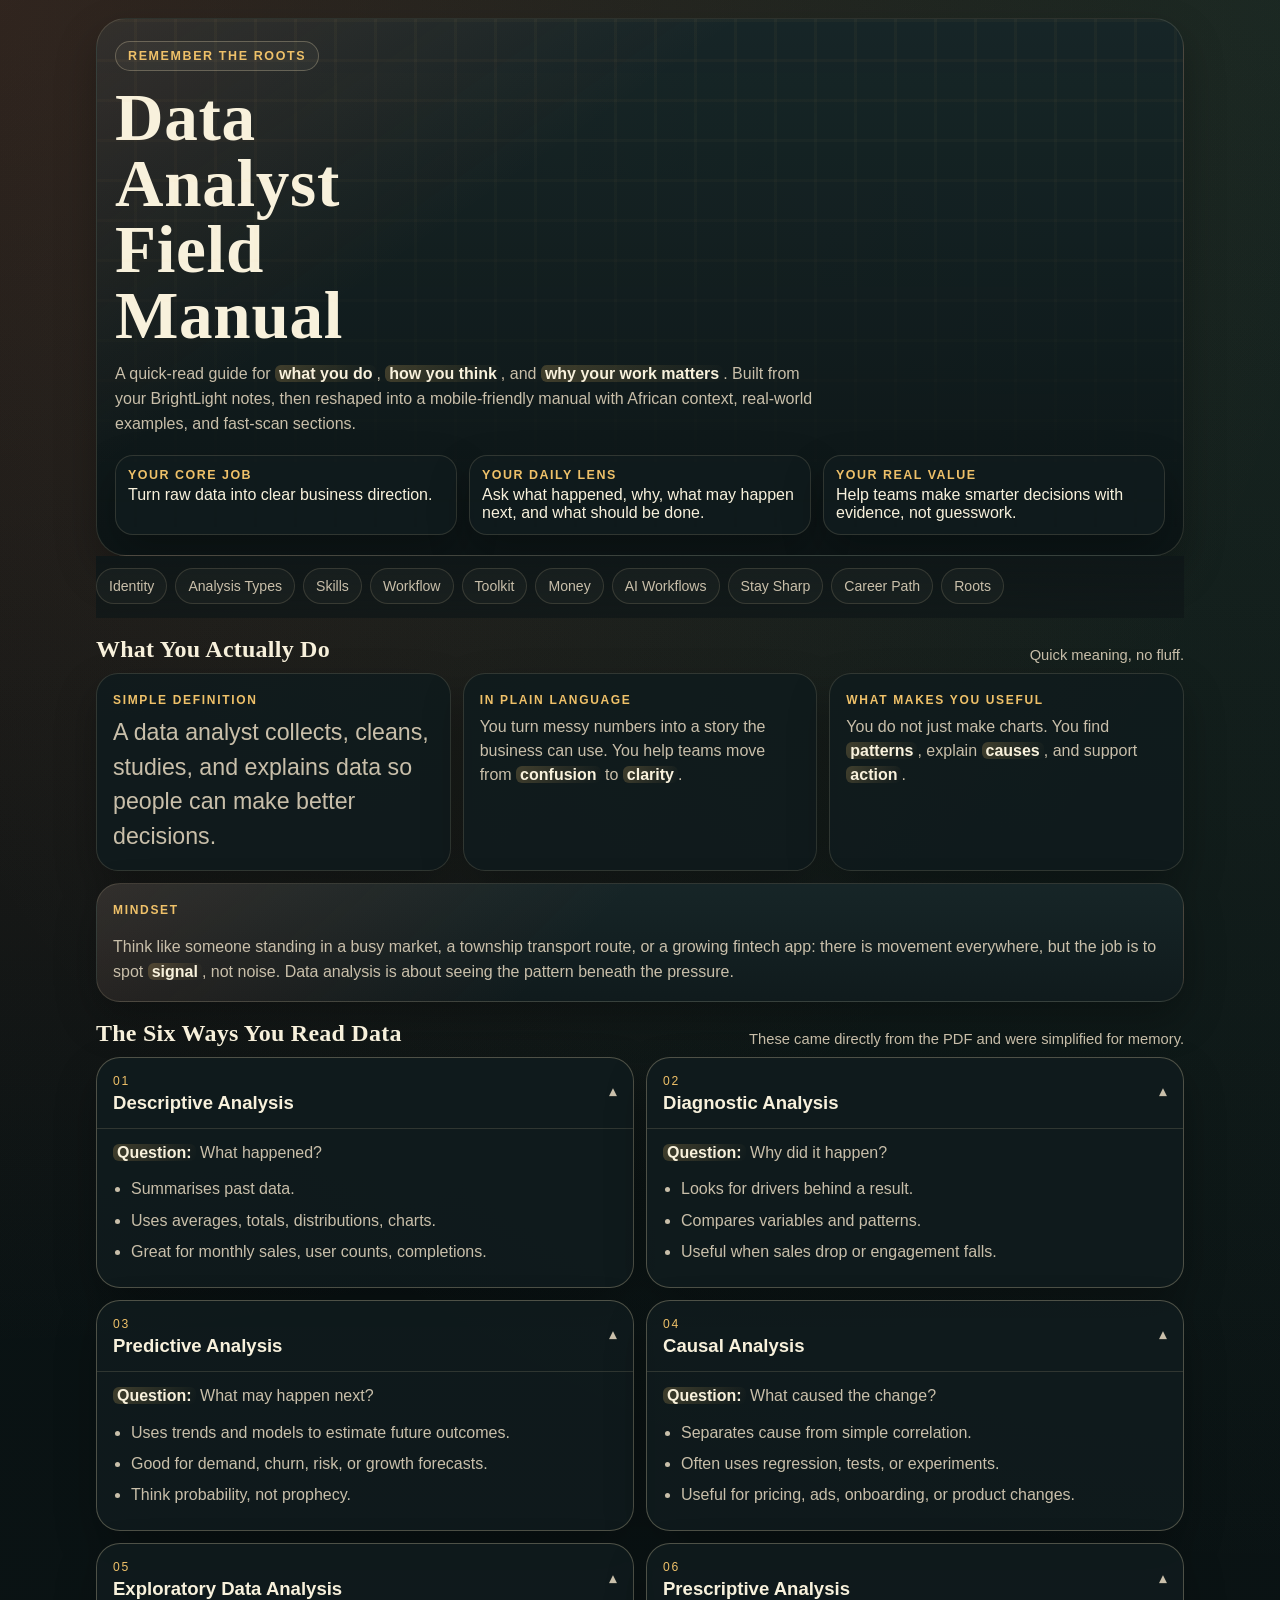
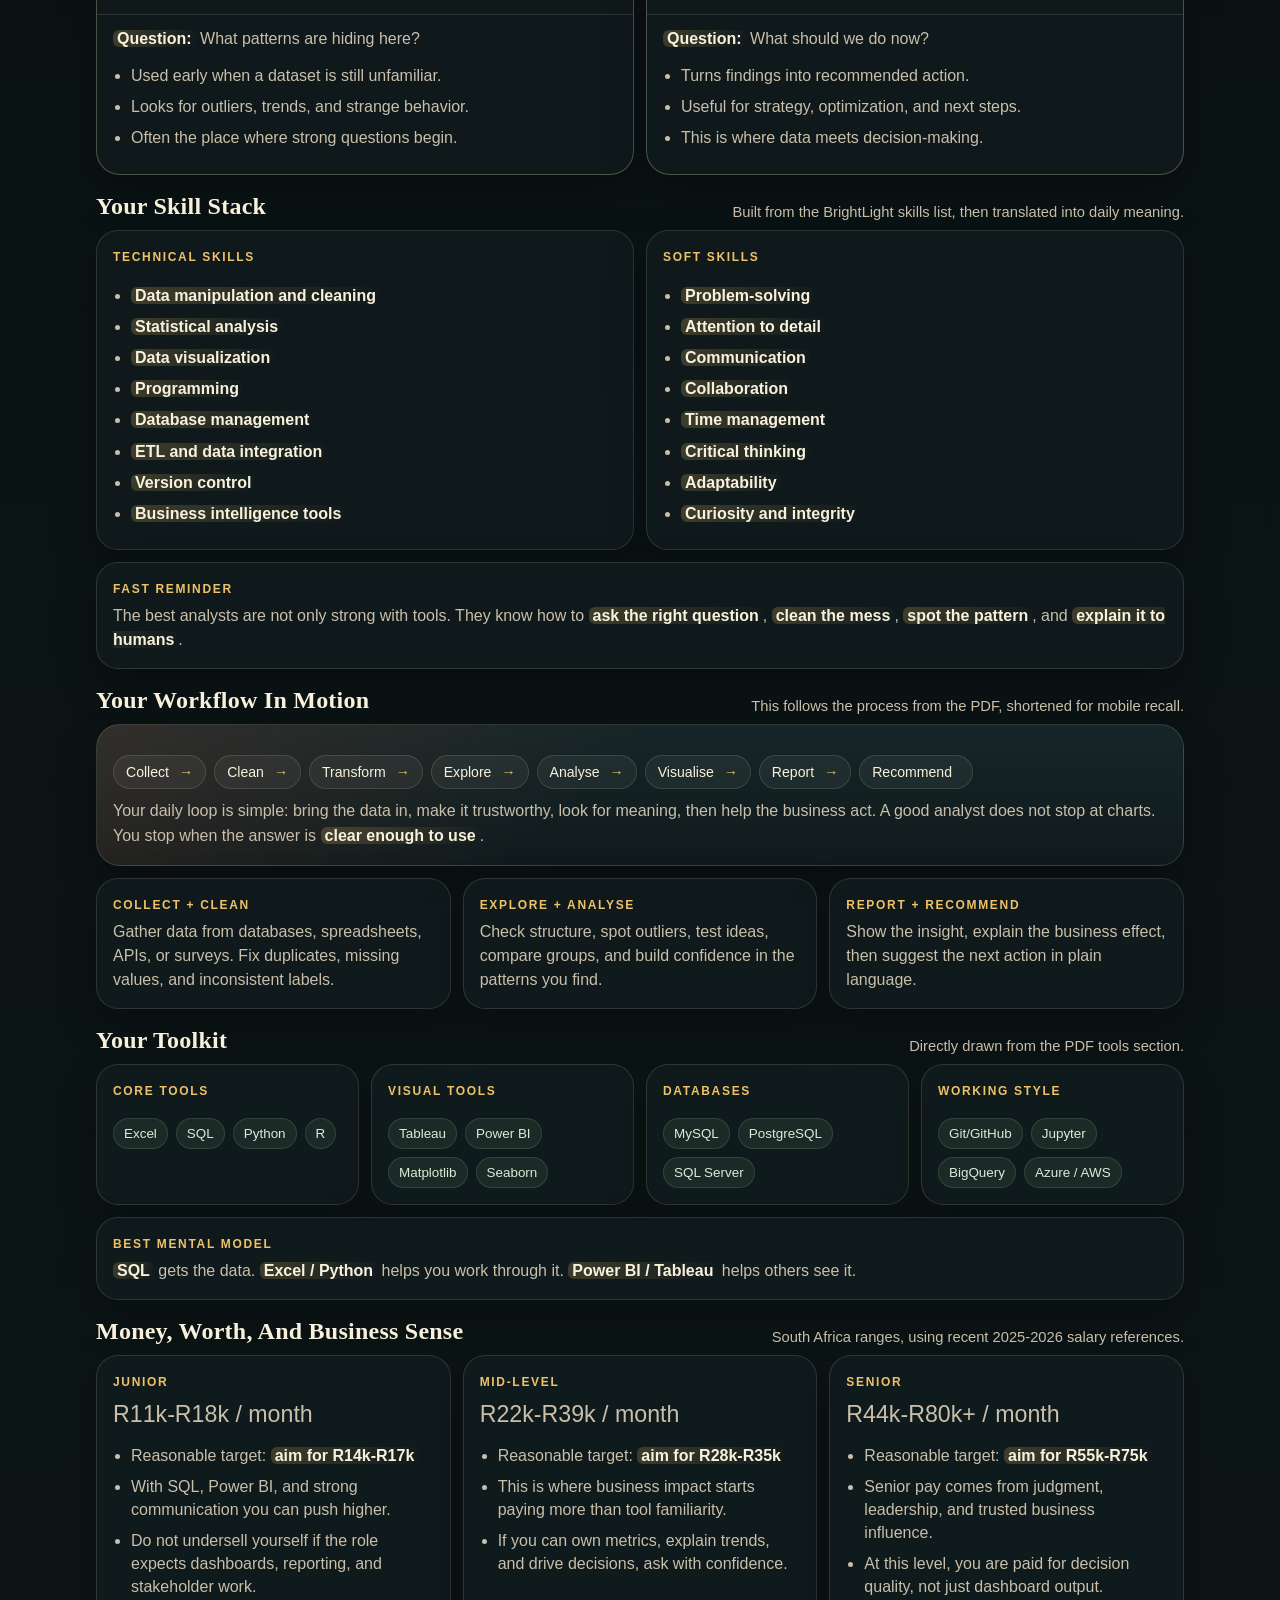
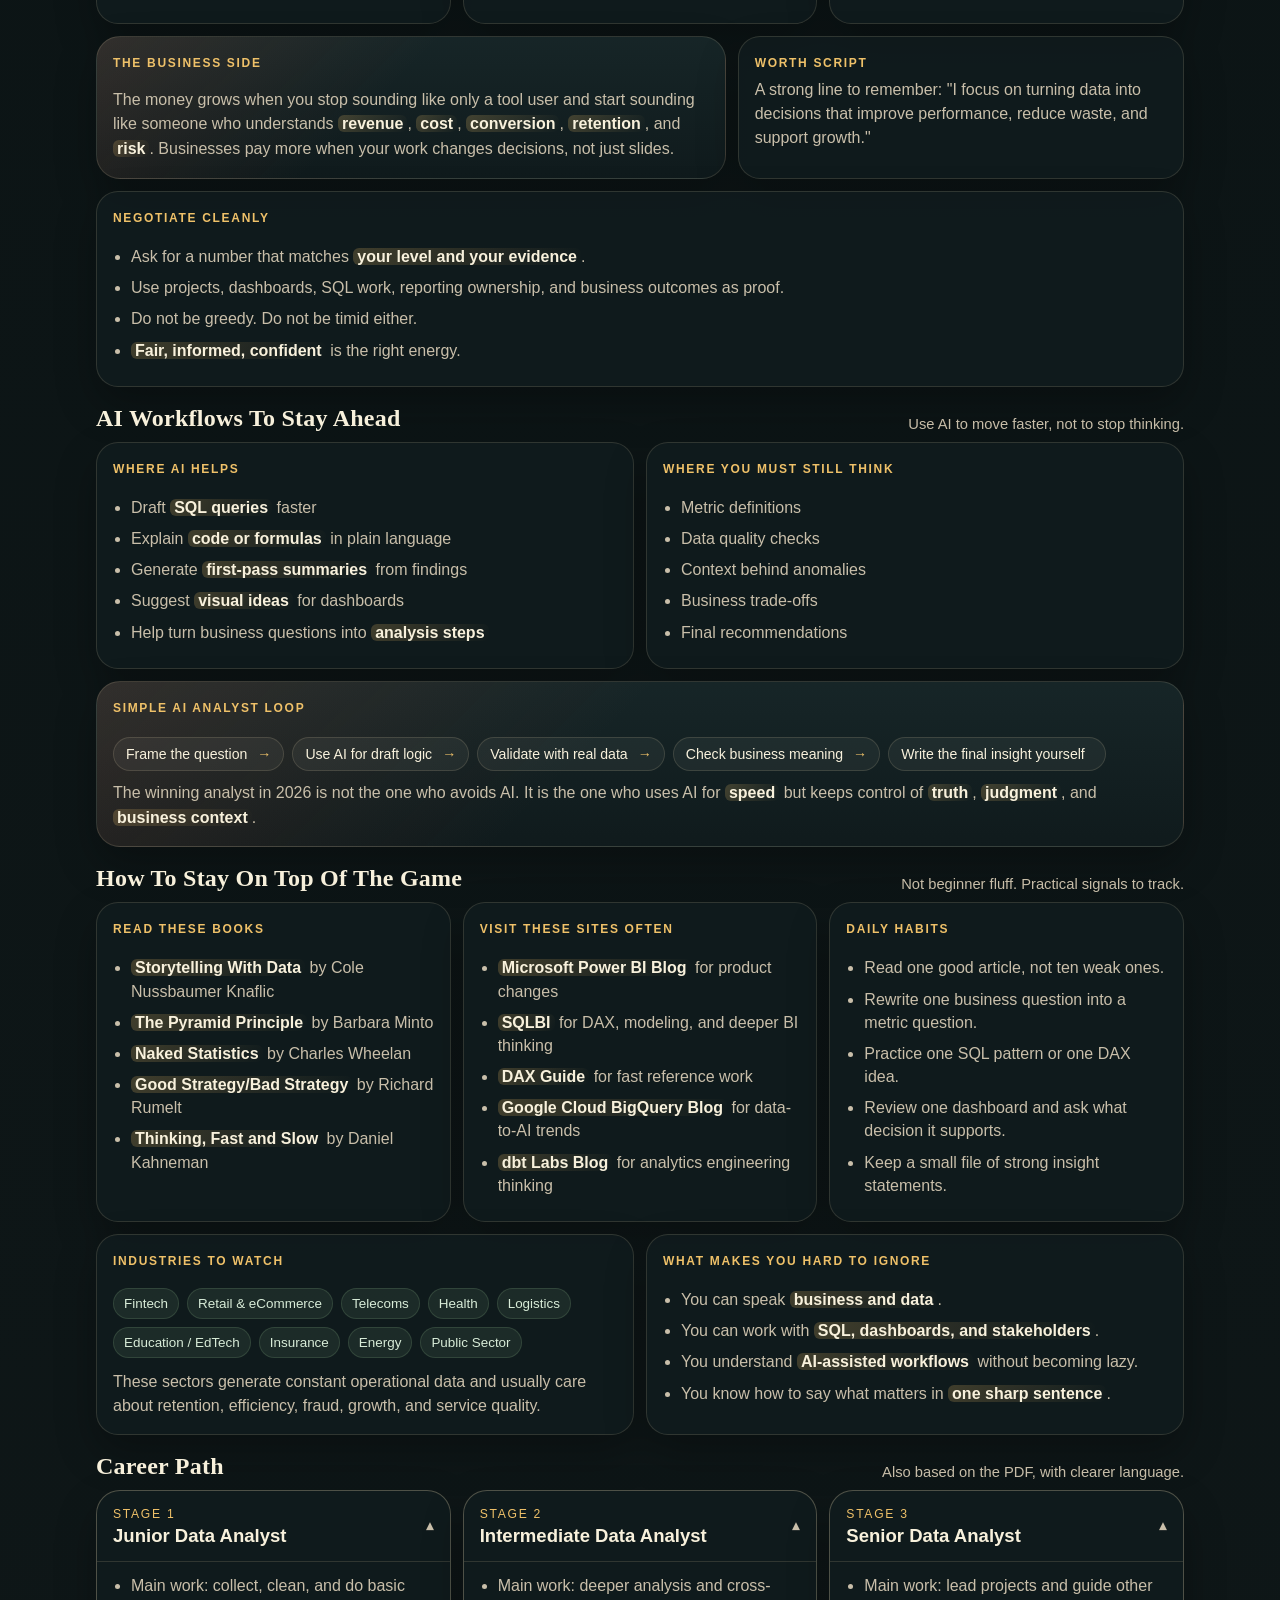
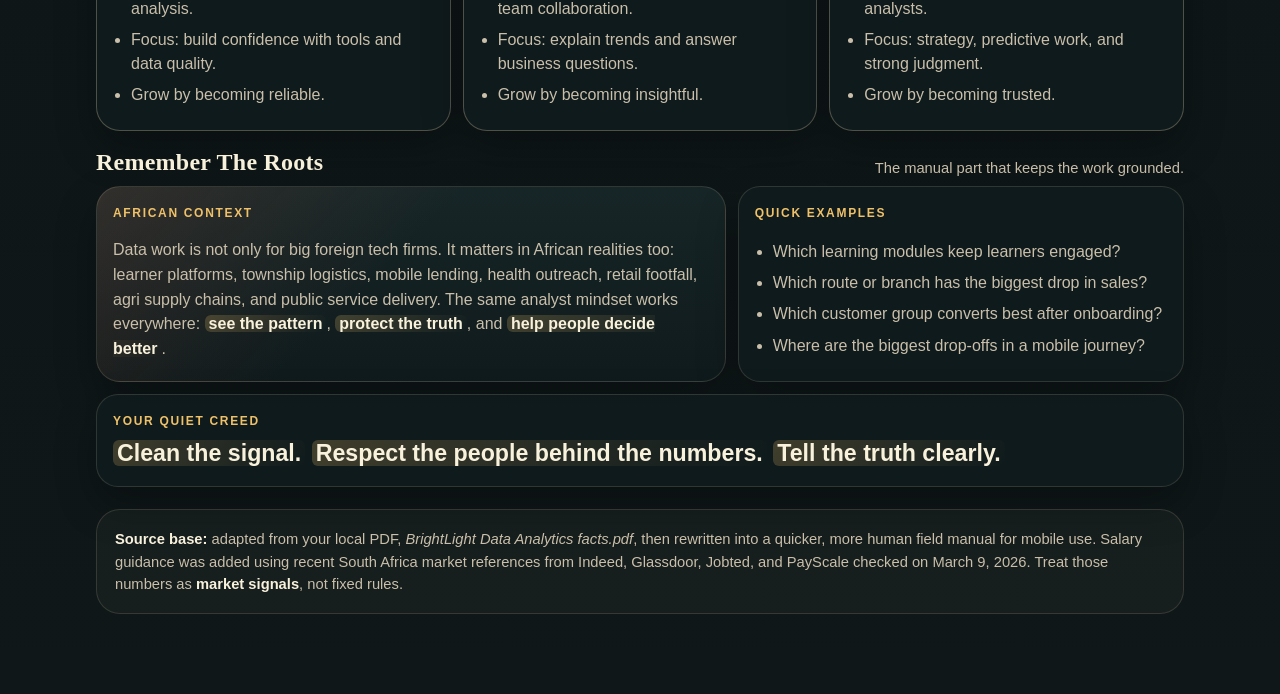
<file: data-analyst-manual/index.html>
<!DOCTYPE html>
<html lang="en">
<head>
  <meta charset="UTF-8" />
  <meta name="viewport" content="width=device-width, initial-scale=1.0" />
  <title>Data Analyst Field Manual</title>
  <style>
    :root {
      --bg: #0f1718;
      --panel: rgba(16, 27, 29, 0.9);
      --panel-strong: #172628;
      --panel-soft: rgba(34, 51, 54, 0.72);
      --line: rgba(245, 226, 183, 0.14);
      --line-strong: rgba(245, 226, 183, 0.28);
      --text: #f8f1dc;
      --muted: #c9bfaa;
      --accent: #efc169;
      --accent-2: #d86b49;
      --accent-3: #8fbf8f;
      --shadow: 0 18px 40px rgba(0, 0, 0, 0.28);
      --radius: 22px;
      --max: 1120px;
    }

    * {
      box-sizing: border-box;
    }

    html {
      scroll-behavior: smooth;
    }

    body {
      margin: 0;
      color: var(--text);
      background:
        radial-gradient(circle at top left, rgba(216, 107, 73, 0.18), transparent 24%),
        radial-gradient(circle at top right, rgba(143, 191, 143, 0.13), transparent 28%),
        linear-gradient(180deg, #081112 0%, #0f1718 100%);
      font-family: "Trebuchet MS", "Segoe UI", sans-serif;
    }

    a {
      color: inherit;
    }

    .page {
      max-width: var(--max);
      margin: 0 auto;
      padding: 18px 16px 80px;
    }

    .hero {
      position: relative;
      overflow: hidden;
      border: 1px solid var(--line);
      border-radius: 30px;
      padding: 22px 18px 20px;
      background:
        linear-gradient(145deg, rgba(216, 107, 73, 0.15), transparent 35%),
        linear-gradient(180deg, rgba(23, 38, 40, 0.98), rgba(12, 21, 22, 0.96));
      box-shadow: var(--shadow);
    }

    .hero::after {
      content: "";
      position: absolute;
      inset: 0;
      background-image:
        linear-gradient(90deg, transparent 0 92%, rgba(239, 193, 105, 0.05) 92% 100%),
        linear-gradient(0deg, transparent 0 92%, rgba(239, 193, 105, 0.05) 92% 100%);
      background-size: 40px 40px;
      mask-image: linear-gradient(180deg, rgba(0, 0, 0, 0.7), transparent);
      pointer-events: none;
    }

    .eyebrow {
      display: inline-flex;
      align-items: center;
      gap: 8px;
      padding: 7px 12px;
      border: 1px solid var(--line-strong);
      border-radius: 999px;
      background: rgba(248, 241, 220, 0.04);
      color: var(--accent);
      font-size: 0.78rem;
      font-weight: 700;
      text-transform: uppercase;
      letter-spacing: 0.13em;
    }

    h1, h2, h3 {
      font-family: Georgia, "Times New Roman", serif;
      margin: 0;
      letter-spacing: 0.01em;
    }

    h1 {
      margin-top: 14px;
      font-size: clamp(2.1rem, 7vw, 4.2rem);
      line-height: 0.98;
      max-width: 10ch;
    }

    .hero p {
      margin: 14px 0 0;
      max-width: 44rem;
      color: var(--muted);
      font-size: 1rem;
      line-height: 1.55;
    }

    .hero-grid {
      display: grid;
      grid-template-columns: repeat(3, minmax(0, 1fr));
      gap: 12px;
      margin-top: 18px;
    }

    .hero-chip,
    .note,
    .mini-card,
    details.card {
      border: 1px solid var(--line);
      background: var(--panel);
      box-shadow: var(--shadow);
    }

    .hero-chip {
      border-radius: 18px;
      padding: 12px;
    }

    .hero-chip strong {
      display: block;
      color: var(--accent);
      font-size: 0.78rem;
      text-transform: uppercase;
      letter-spacing: 0.12em;
      margin-bottom: 4px;
    }

    .nav {
      position: sticky;
      top: 0;
      z-index: 20;
      display: flex;
      gap: 8px;
      flex-wrap: wrap;
      padding: 12px 0 14px;
      backdrop-filter: blur(14px);
      background: linear-gradient(180deg, rgba(15, 23, 24, 0.96), rgba(15, 23, 24, 0.74));
    }

    .nav a {
      text-decoration: none;
      padding: 9px 12px;
      border-radius: 999px;
      border: 1px solid var(--line);
      background: rgba(248, 241, 220, 0.03);
      color: var(--muted);
      font-size: 0.88rem;
      white-space: nowrap;
    }

    .nav a:hover,
    .nav a:focus-visible {
      color: var(--text);
      border-color: var(--line-strong);
      outline: none;
    }

    .section {
      margin-top: 18px;
    }

    .section-head {
      display: flex;
      align-items: end;
      justify-content: space-between;
      gap: 10px;
      margin-bottom: 10px;
    }

    .section-head p {
      margin: 0;
      color: var(--muted);
      font-size: 0.92rem;
    }

    .grid {
      display: grid;
      grid-template-columns: repeat(12, minmax(0, 1fr));
      gap: 12px;
    }

    .span-3 { grid-column: span 3; }
    .span-4 { grid-column: span 4; }
    .span-5 { grid-column: span 5; }
    .span-6 { grid-column: span 6; }
    .span-7 { grid-column: span 7; }
    .span-8 { grid-column: span 8; }
    .span-12 { grid-column: span 12; }

    .note,
    .mini-card {
      border-radius: 22px;
      padding: 16px;
    }

    .note strong,
    .mini-card strong,
    .list-title,
    .tiny-title {
      display: inline-block;
      margin-bottom: 8px;
      color: var(--accent);
      font-size: 0.75rem;
      text-transform: uppercase;
      letter-spacing: 0.14em;
    }

    .note p,
    .mini-card p {
      margin: 0;
      color: var(--muted);
      line-height: 1.5;
    }

    .big-line {
      font-size: clamp(1.05rem, 2.6vw, 1.45rem);
      color: var(--text);
      line-height: 1.28;
    }

    .memory {
      color: var(--text);
      background: linear-gradient(120deg, rgba(239, 193, 105, 0.22), rgba(239, 193, 105, 0));
      padding: 0 4px;
      border-radius: 6px;
      font-weight: 700;
    }

    details.card {
      border-radius: 24px;
      overflow: hidden;
    }

    details.card[open] {
      border-color: var(--line-strong);
    }

    summary {
      list-style: none;
      cursor: pointer;
      padding: 16px 16px 14px;
      display: flex;
      align-items: center;
      justify-content: space-between;
      gap: 12px;
    }

    summary::-webkit-details-marker {
      display: none;
    }

    .summary-title {
      display: flex;
      flex-direction: column;
      gap: 4px;
    }

    .summary-title span:first-child {
      color: var(--accent);
      font-size: 0.76rem;
      text-transform: uppercase;
      letter-spacing: 0.14em;
    }

    .summary-title span:last-child {
      font-size: 1.16rem;
      font-weight: 700;
    }

    .arrow {
      color: var(--muted);
      transition: transform 0.2s ease;
    }

    details[open] .arrow {
      transform: rotate(180deg);
    }

    .content {
      padding: 0 16px 16px;
      border-top: 1px solid var(--line);
    }

    .content p {
      margin: 12px 0 0;
      color: var(--muted);
      line-height: 1.55;
    }

    ul {
      margin: 12px 0 0;
      padding-left: 18px;
      color: var(--muted);
    }

    li {
      margin: 8px 0;
      line-height: 1.45;
    }

    .flow {
      display: flex;
      flex-wrap: wrap;
      gap: 8px;
      margin-top: 14px;
    }

    .flow span {
      display: inline-flex;
      align-items: center;
      gap: 8px;
      padding: 8px 12px;
      border-radius: 999px;
      background: rgba(248, 241, 220, 0.05);
      border: 1px solid var(--line);
      color: var(--text);
      font-size: 0.88rem;
    }

    .flow span::after {
      content: "→";
      color: var(--accent);
      margin-left: 2px;
    }

    .flow span:last-child::after {
      content: "";
      margin: 0;
    }

    .tag-row {
      display: flex;
      flex-wrap: wrap;
      gap: 8px;
      margin-top: 12px;
    }

    .tag {
      padding: 7px 10px;
      border-radius: 999px;
      background: rgba(143, 191, 143, 0.1);
      border: 1px solid rgba(143, 191, 143, 0.18);
      color: #d8ecd8;
      font-size: 0.84rem;
    }

    .panel-band {
      padding: 16px;
      border: 1px solid var(--line);
      border-radius: 24px;
      background:
        linear-gradient(135deg, rgba(216, 107, 73, 0.14), transparent 45%),
        linear-gradient(180deg, rgba(23, 38, 40, 0.98), rgba(16, 27, 29, 0.98));
      box-shadow: var(--shadow);
    }

    .panel-band p {
      margin: 10px 0 0;
      color: var(--muted);
      line-height: 1.55;
    }

    .footer {
      margin-top: 22px;
      padding: 18px;
      border: 1px solid var(--line);
      border-radius: 24px;
      background: rgba(248, 241, 220, 0.03);
      color: var(--muted);
      font-size: 0.92rem;
      line-height: 1.5;
    }

    .footer strong {
      color: var(--text);
    }

    @keyframes rise {
      from {
        opacity: 0;
        transform: translateY(16px);
      }
      to {
        opacity: 1;
        transform: translateY(0);
      }
    }

    .hero,
    .section,
    .footer {
      animation: rise 0.55s ease both;
    }

    .section:nth-of-type(2) { animation-delay: 0.06s; }
    .section:nth-of-type(3) { animation-delay: 0.12s; }
    .section:nth-of-type(4) { animation-delay: 0.18s; }

    @media (max-width: 900px) {
      .hero-grid {
        grid-template-columns: 1fr;
      }

      .span-3,
      .span-4,
      .span-5,
      .span-6,
      .span-7,
      .span-8 {
        grid-column: span 12;
      }
    }

    @media (max-width: 640px) {
      .page {
        padding: 12px 12px 72px;
      }

      .hero {
        padding: 18px 14px;
        border-radius: 24px;
      }

      .nav {
        padding-top: 10px;
      }

      summary {
        padding: 14px;
      }

      .content {
        padding: 0 14px 14px;
      }
    }
  </style>
</head>
<body>
  <div class="page">
    <header class="hero">
      <div class="eyebrow">Remember the roots</div>
      <h1>Data Analyst Field Manual</h1>
      <p>
        A quick-read guide for <span class="memory">what you do</span>, <span class="memory">how you think</span>,
        and <span class="memory">why your work matters</span>. Built from your BrightLight notes, then reshaped into
        a mobile-friendly manual with African context, real-world examples, and fast-scan sections.
      </p>
      <div class="hero-grid">
        <div class="hero-chip">
          <strong>Your Core Job</strong>
          Turn raw data into clear business direction.
        </div>
        <div class="hero-chip">
          <strong>Your Daily Lens</strong>
          Ask what happened, why, what may happen next, and what should be done.
        </div>
        <div class="hero-chip">
          <strong>Your Real Value</strong>
          Help teams make smarter decisions with evidence, not guesswork.
        </div>
      </div>
    </header>

    <nav class="nav">
      <a href="#identity">Identity</a>
      <a href="#analysis-types">Analysis Types</a>
      <a href="#skill-stack">Skills</a>
      <a href="#workflow">Workflow</a>
      <a href="#toolkit">Toolkit</a>
      <a href="#money">Money</a>
      <a href="#ai-workflows">AI Workflows</a>
      <a href="#edge">Stay Sharp</a>
      <a href="#career">Career Path</a>
      <a href="#roots">Roots</a>
    </nav>

    <section class="section" id="identity">
      <div class="section-head">
        <h2>What You Actually Do</h2>
        <p>Quick meaning, no fluff.</p>
      </div>
      <div class="grid">
        <div class="note span-4">
          <strong>Simple Definition</strong>
          <p class="big-line">A data analyst collects, cleans, studies, and explains data so people can make better decisions.</p>
        </div>
        <div class="note span-4">
          <strong>In Plain Language</strong>
          <p>You turn messy numbers into a story the business can use. You help teams move from <span class="memory">confusion</span> to <span class="memory">clarity</span>.</p>
        </div>
        <div class="note span-4">
          <strong>What Makes You Useful</strong>
          <p>You do not just make charts. You find <span class="memory">patterns</span>, explain <span class="memory">causes</span>, and support <span class="memory">action</span>.</p>
        </div>
        <div class="panel-band span-12">
          <strong class="tiny-title">Mindset</strong>
          <p>
            Think like someone standing in a busy market, a township transport route, or a growing fintech app:
            there is movement everywhere, but the job is to spot <span class="memory">signal</span>, not noise.
            Data analysis is about seeing the pattern beneath the pressure.
          </p>
        </div>
      </div>
    </section>

    <section class="section" id="analysis-types">
      <div class="section-head">
        <h2>The Six Ways You Read Data</h2>
        <p>These came directly from the PDF and were simplified for memory.</p>
      </div>
      <div class="grid">
        <details class="card span-6" open>
          <summary>
            <div class="summary-title">
              <span>01</span>
              <span>Descriptive Analysis</span>
            </div>
            <div class="arrow">▾</div>
          </summary>
          <div class="content">
            <p><span class="memory">Question:</span> What happened?</p>
            <ul>
              <li>Summarises past data.</li>
              <li>Uses averages, totals, distributions, charts.</li>
              <li>Great for monthly sales, user counts, completions.</li>
            </ul>
          </div>
        </details>

        <details class="card span-6" open>
          <summary>
            <div class="summary-title">
              <span>02</span>
              <span>Diagnostic Analysis</span>
            </div>
            <div class="arrow">▾</div>
          </summary>
          <div class="content">
            <p><span class="memory">Question:</span> Why did it happen?</p>
            <ul>
              <li>Looks for drivers behind a result.</li>
              <li>Compares variables and patterns.</li>
              <li>Useful when sales drop or engagement falls.</li>
            </ul>
          </div>
        </details>

        <details class="card span-6" open>
          <summary>
            <div class="summary-title">
              <span>03</span>
              <span>Predictive Analysis</span>
            </div>
            <div class="arrow">▾</div>
          </summary>
          <div class="content">
            <p><span class="memory">Question:</span> What may happen next?</p>
            <ul>
              <li>Uses trends and models to estimate future outcomes.</li>
              <li>Good for demand, churn, risk, or growth forecasts.</li>
              <li>Think probability, not prophecy.</li>
            </ul>
          </div>
        </details>

        <details class="card span-6" open>
          <summary>
            <div class="summary-title">
              <span>04</span>
              <span>Causal Analysis</span>
            </div>
            <div class="arrow">▾</div>
          </summary>
          <div class="content">
            <p><span class="memory">Question:</span> What caused the change?</p>
            <ul>
              <li>Separates cause from simple correlation.</li>
              <li>Often uses regression, tests, or experiments.</li>
              <li>Useful for pricing, ads, onboarding, or product changes.</li>
            </ul>
          </div>
        </details>

        <details class="card span-6" open>
          <summary>
            <div class="summary-title">
              <span>05</span>
              <span>Exploratory Data Analysis</span>
            </div>
            <div class="arrow">▾</div>
          </summary>
          <div class="content">
            <p><span class="memory">Question:</span> What patterns are hiding here?</p>
            <ul>
              <li>Used early when a dataset is still unfamiliar.</li>
              <li>Looks for outliers, trends, and strange behavior.</li>
              <li>Often the place where strong questions begin.</li>
            </ul>
          </div>
        </details>

        <details class="card span-6" open>
          <summary>
            <div class="summary-title">
              <span>06</span>
              <span>Prescriptive Analysis</span>
            </div>
            <div class="arrow">▾</div>
          </summary>
          <div class="content">
            <p><span class="memory">Question:</span> What should we do now?</p>
            <ul>
              <li>Turns findings into recommended action.</li>
              <li>Useful for strategy, optimization, and next steps.</li>
              <li>This is where data meets decision-making.</li>
            </ul>
          </div>
        </details>
      </div>
    </section>

    <section class="section" id="skill-stack">
      <div class="section-head">
        <h2>Your Skill Stack</h2>
        <p>Built from the BrightLight skills list, then translated into daily meaning.</p>
      </div>
      <div class="grid">
        <div class="mini-card span-6">
          <strong>Technical Skills</strong>
          <ul>
            <li><span class="memory">Data manipulation and cleaning</span></li>
            <li><span class="memory">Statistical analysis</span></li>
            <li><span class="memory">Data visualization</span></li>
            <li><span class="memory">Programming</span></li>
            <li><span class="memory">Database management</span></li>
            <li><span class="memory">ETL and data integration</span></li>
            <li><span class="memory">Version control</span></li>
            <li><span class="memory">Business intelligence tools</span></li>
          </ul>
        </div>
        <div class="mini-card span-6">
          <strong>Soft Skills</strong>
          <ul>
            <li><span class="memory">Problem-solving</span></li>
            <li><span class="memory">Attention to detail</span></li>
            <li><span class="memory">Communication</span></li>
            <li><span class="memory">Collaboration</span></li>
            <li><span class="memory">Time management</span></li>
            <li><span class="memory">Critical thinking</span></li>
            <li><span class="memory">Adaptability</span></li>
            <li><span class="memory">Curiosity and integrity</span></li>
          </ul>
        </div>
        <div class="note span-12">
          <strong>Fast Reminder</strong>
          <p>
            The best analysts are not only strong with tools. They know how to <span class="memory">ask the right question</span>,
            <span class="memory">clean the mess</span>, <span class="memory">spot the pattern</span>,
            and <span class="memory">explain it to humans</span>.
          </p>
        </div>
      </div>
    </section>

    <section class="section" id="workflow">
      <div class="section-head">
        <h2>Your Workflow In Motion</h2>
        <p>This follows the process from the PDF, shortened for mobile recall.</p>
      </div>
      <div class="panel-band">
        <div class="flow">
          <span>Collect</span>
          <span>Clean</span>
          <span>Transform</span>
          <span>Explore</span>
          <span>Analyse</span>
          <span>Visualise</span>
          <span>Report</span>
          <span>Recommend</span>
        </div>
        <p>
          Your daily loop is simple: bring the data in, make it trustworthy, look for meaning, then help the business act.
          A good analyst does not stop at charts. You stop when the answer is <span class="memory">clear enough to use</span>.
        </p>
      </div>
      <div class="grid" style="margin-top:12px;">
        <div class="mini-card span-4">
          <strong>Collect + Clean</strong>
          <p>Gather data from databases, spreadsheets, APIs, or surveys. Fix duplicates, missing values, and inconsistent labels.</p>
        </div>
        <div class="mini-card span-4">
          <strong>Explore + Analyse</strong>
          <p>Check structure, spot outliers, test ideas, compare groups, and build confidence in the patterns you find.</p>
        </div>
        <div class="mini-card span-4">
          <strong>Report + Recommend</strong>
          <p>Show the insight, explain the business effect, then suggest the next action in plain language.</p>
        </div>
      </div>
    </section>

    <section class="section" id="toolkit">
      <div class="section-head">
        <h2>Your Toolkit</h2>
        <p>Directly drawn from the PDF tools section.</p>
      </div>
      <div class="grid">
        <div class="mini-card span-3">
          <strong>Core Tools</strong>
          <div class="tag-row">
            <span class="tag">Excel</span>
            <span class="tag">SQL</span>
            <span class="tag">Python</span>
            <span class="tag">R</span>
          </div>
        </div>
        <div class="mini-card span-3">
          <strong>Visual Tools</strong>
          <div class="tag-row">
            <span class="tag">Tableau</span>
            <span class="tag">Power BI</span>
            <span class="tag">Matplotlib</span>
            <span class="tag">Seaborn</span>
          </div>
        </div>
        <div class="mini-card span-3">
          <strong>Databases</strong>
          <div class="tag-row">
            <span class="tag">MySQL</span>
            <span class="tag">PostgreSQL</span>
            <span class="tag">SQL Server</span>
          </div>
        </div>
        <div class="mini-card span-3">
          <strong>Working Style</strong>
          <div class="tag-row">
            <span class="tag">Git/GitHub</span>
            <span class="tag">Jupyter</span>
            <span class="tag">BigQuery</span>
            <span class="tag">Azure / AWS</span>
          </div>
        </div>
        <div class="note span-12">
          <strong>Best Mental Model</strong>
          <p>
            <span class="memory">SQL</span> gets the data.
            <span class="memory">Excel / Python</span> helps you work through it.
            <span class="memory">Power BI / Tableau</span> helps others see it.
          </p>
        </div>
      </div>
    </section>

    <section class="section" id="money">
      <div class="section-head">
        <h2>Money, Worth, And Business Sense</h2>
        <p>South Africa ranges, using recent 2025-2026 salary references.</p>
      </div>
      <div class="grid">
        <div class="mini-card span-4">
          <strong>Junior</strong>
          <p class="big-line">R11k-R18k / month</p>
          <ul>
            <li>Reasonable target: <span class="memory">aim for R14k-R17k</span></li>
            <li>With SQL, Power BI, and strong communication you can push higher.</li>
            <li>Do not undersell yourself if the role expects dashboards, reporting, and stakeholder work.</li>
          </ul>
        </div>
        <div class="mini-card span-4">
          <strong>Mid-Level</strong>
          <p class="big-line">R22k-R39k / month</p>
          <ul>
            <li>Reasonable target: <span class="memory">aim for R28k-R35k</span></li>
            <li>This is where business impact starts paying more than tool familiarity.</li>
            <li>If you can own metrics, explain trends, and drive decisions, ask with confidence.</li>
          </ul>
        </div>
        <div class="mini-card span-4">
          <strong>Senior</strong>
          <p class="big-line">R44k-R80k+ / month</p>
          <ul>
            <li>Reasonable target: <span class="memory">aim for R55k-R75k</span></li>
            <li>Senior pay comes from judgment, leadership, and trusted business influence.</li>
            <li>At this level, you are paid for decision quality, not just dashboard output.</li>
          </ul>
        </div>
        <div class="panel-band span-7">
          <strong class="tiny-title">The Business Side</strong>
          <p>
            The money grows when you stop sounding like only a tool user and start sounding like someone who
            understands <span class="memory">revenue</span>, <span class="memory">cost</span>,
            <span class="memory">conversion</span>, <span class="memory">retention</span>, and
            <span class="memory">risk</span>. Businesses pay more when your work changes decisions, not just slides.
          </p>
        </div>
        <div class="note span-5">
          <strong>Worth Script</strong>
          <p>
            A strong line to remember:
            "I focus on turning data into decisions that improve performance, reduce waste, and support growth."
          </p>
        </div>
        <div class="note span-12">
          <strong>Negotiate Cleanly</strong>
          <ul>
            <li>Ask for a number that matches <span class="memory">your level and your evidence</span>.</li>
            <li>Use projects, dashboards, SQL work, reporting ownership, and business outcomes as proof.</li>
            <li>Do not be greedy. Do not be timid either.</li>
            <li><span class="memory">Fair, informed, confident</span> is the right energy.</li>
          </ul>
        </div>
      </div>
    </section>

    <section class="section" id="ai-workflows">
      <div class="section-head">
        <h2>AI Workflows To Stay Ahead</h2>
        <p>Use AI to move faster, not to stop thinking.</p>
      </div>
      <div class="grid">
        <div class="mini-card span-6">
          <strong>Where AI Helps</strong>
          <ul>
            <li>Draft <span class="memory">SQL queries</span> faster</li>
            <li>Explain <span class="memory">code or formulas</span> in plain language</li>
            <li>Generate <span class="memory">first-pass summaries</span> from findings</li>
            <li>Suggest <span class="memory">visual ideas</span> for dashboards</li>
            <li>Help turn business questions into <span class="memory">analysis steps</span></li>
          </ul>
        </div>
        <div class="mini-card span-6">
          <strong>Where You Must Still Think</strong>
          <ul>
            <li>Metric definitions</li>
            <li>Data quality checks</li>
            <li>Context behind anomalies</li>
            <li>Business trade-offs</li>
            <li>Final recommendations</li>
          </ul>
        </div>
        <div class="panel-band span-12">
          <strong class="tiny-title">Simple AI Analyst Loop</strong>
          <div class="flow">
            <span>Frame the question</span>
            <span>Use AI for draft logic</span>
            <span>Validate with real data</span>
            <span>Check business meaning</span>
            <span>Write the final insight yourself</span>
          </div>
          <p>
            The winning analyst in 2026 is not the one who avoids AI. It is the one who uses AI for
            <span class="memory">speed</span> but keeps control of <span class="memory">truth</span>,
            <span class="memory">judgment</span>, and <span class="memory">business context</span>.
          </p>
        </div>
      </div>
    </section>

    <section class="section" id="edge">
      <div class="section-head">
        <h2>How To Stay On Top Of The Game</h2>
        <p>Not beginner fluff. Practical signals to track.</p>
      </div>
      <div class="grid">
        <div class="mini-card span-4">
          <strong>Read These Books</strong>
          <ul>
            <li><span class="memory">Storytelling With Data</span> by Cole Nussbaumer Knaflic</li>
            <li><span class="memory">The Pyramid Principle</span> by Barbara Minto</li>
            <li><span class="memory">Naked Statistics</span> by Charles Wheelan</li>
            <li><span class="memory">Good Strategy/Bad Strategy</span> by Richard Rumelt</li>
            <li><span class="memory">Thinking, Fast and Slow</span> by Daniel Kahneman</li>
          </ul>
        </div>
        <div class="mini-card span-4">
          <strong>Visit These Sites Often</strong>
          <ul>
            <li><span class="memory">Microsoft Power BI Blog</span> for product changes</li>
            <li><span class="memory">SQLBI</span> for DAX, modeling, and deeper BI thinking</li>
            <li><span class="memory">DAX Guide</span> for fast reference work</li>
            <li><span class="memory">Google Cloud BigQuery Blog</span> for data-to-AI trends</li>
            <li><span class="memory">dbt Labs Blog</span> for analytics engineering thinking</li>
          </ul>
        </div>
        <div class="mini-card span-4">
          <strong>Daily Habits</strong>
          <ul>
            <li>Read one good article, not ten weak ones.</li>
            <li>Rewrite one business question into a metric question.</li>
            <li>Practice one SQL pattern or one DAX idea.</li>
            <li>Review one dashboard and ask what decision it supports.</li>
            <li>Keep a small file of strong insight statements.</li>
          </ul>
        </div>
        <div class="note span-6">
          <strong>Industries To Watch</strong>
          <div class="tag-row">
            <span class="tag">Fintech</span>
            <span class="tag">Retail & eCommerce</span>
            <span class="tag">Telecoms</span>
            <span class="tag">Health</span>
            <span class="tag">Logistics</span>
            <span class="tag">Education / EdTech</span>
            <span class="tag">Insurance</span>
            <span class="tag">Energy</span>
            <span class="tag">Public Sector</span>
          </div>
          <p style="margin-top:12px;">
            These sectors generate constant operational data and usually care about retention, efficiency, fraud, growth, and service quality.
          </p>
        </div>
        <div class="note span-6">
          <strong>What Makes You Hard To Ignore</strong>
          <ul>
            <li>You can speak <span class="memory">business and data</span>.</li>
            <li>You can work with <span class="memory">SQL, dashboards, and stakeholders</span>.</li>
            <li>You understand <span class="memory">AI-assisted workflows</span> without becoming lazy.</li>
            <li>You know how to say what matters in <span class="memory">one sharp sentence</span>.</li>
          </ul>
        </div>
      </div>
    </section>

    <section class="section" id="career">
      <div class="section-head">
        <h2>Career Path</h2>
        <p>Also based on the PDF, with clearer language.</p>
      </div>
      <div class="grid">
        <details class="card span-4" open>
          <summary>
            <div class="summary-title">
              <span>Stage 1</span>
              <span>Junior Data Analyst</span>
            </div>
            <div class="arrow">▾</div>
          </summary>
          <div class="content">
            <ul>
              <li>Main work: collect, clean, and do basic analysis.</li>
              <li>Focus: build confidence with tools and data quality.</li>
              <li>Grow by becoming reliable.</li>
            </ul>
          </div>
        </details>

        <details class="card span-4" open>
          <summary>
            <div class="summary-title">
              <span>Stage 2</span>
              <span>Intermediate Data Analyst</span>
            </div>
            <div class="arrow">▾</div>
          </summary>
          <div class="content">
            <ul>
              <li>Main work: deeper analysis and cross-team collaboration.</li>
              <li>Focus: explain trends and answer business questions.</li>
              <li>Grow by becoming insightful.</li>
            </ul>
          </div>
        </details>

        <details class="card span-4" open>
          <summary>
            <div class="summary-title">
              <span>Stage 3</span>
              <span>Senior Data Analyst</span>
            </div>
            <div class="arrow">▾</div>
          </summary>
          <div class="content">
            <ul>
              <li>Main work: lead projects and guide other analysts.</li>
              <li>Focus: strategy, predictive work, and strong judgment.</li>
              <li>Grow by becoming trusted.</li>
            </ul>
          </div>
        </details>
      </div>
    </section>

    <section class="section" id="roots">
      <div class="section-head">
        <h2>Remember The Roots</h2>
        <p>The manual part that keeps the work grounded.</p>
      </div>
      <div class="grid">
        <div class="panel-band span-7">
          <strong class="tiny-title">African Context</strong>
          <p>
            Data work is not only for big foreign tech firms. It matters in African realities too:
            learner platforms, township logistics, mobile lending, health outreach, retail footfall, agri supply chains,
            and public service delivery. The same analyst mindset works everywhere:
            <span class="memory">see the pattern</span>, <span class="memory">protect the truth</span>,
            and <span class="memory">help people decide better</span>.
          </p>
        </div>
        <div class="note span-5">
          <strong>Quick Examples</strong>
          <ul>
            <li>Which learning modules keep learners engaged?</li>
            <li>Which route or branch has the biggest drop in sales?</li>
            <li>Which customer group converts best after onboarding?</li>
            <li>Where are the biggest drop-offs in a mobile journey?</li>
          </ul>
        </div>
        <div class="note span-12">
          <strong>Your Quiet Creed</strong>
          <p class="big-line">
            <span class="memory">Clean the signal.</span>
            <span class="memory">Respect the people behind the numbers.</span>
            <span class="memory">Tell the truth clearly.</span>
          </p>
        </div>
      </div>
    </section>

    <footer class="footer">
      <strong>Source base:</strong> adapted from your local PDF,
      <em>BrightLight Data Analytics facts.pdf</em>, then rewritten into a quicker, more human field manual for mobile use.
      Salary guidance was added using recent South Africa market references from Indeed, Glassdoor, Jobted, and PayScale checked on March 9, 2026.
      Treat those numbers as <strong>market signals</strong>, not fixed rules.
    </footer>
  </div>
</body>
</html>
</file>
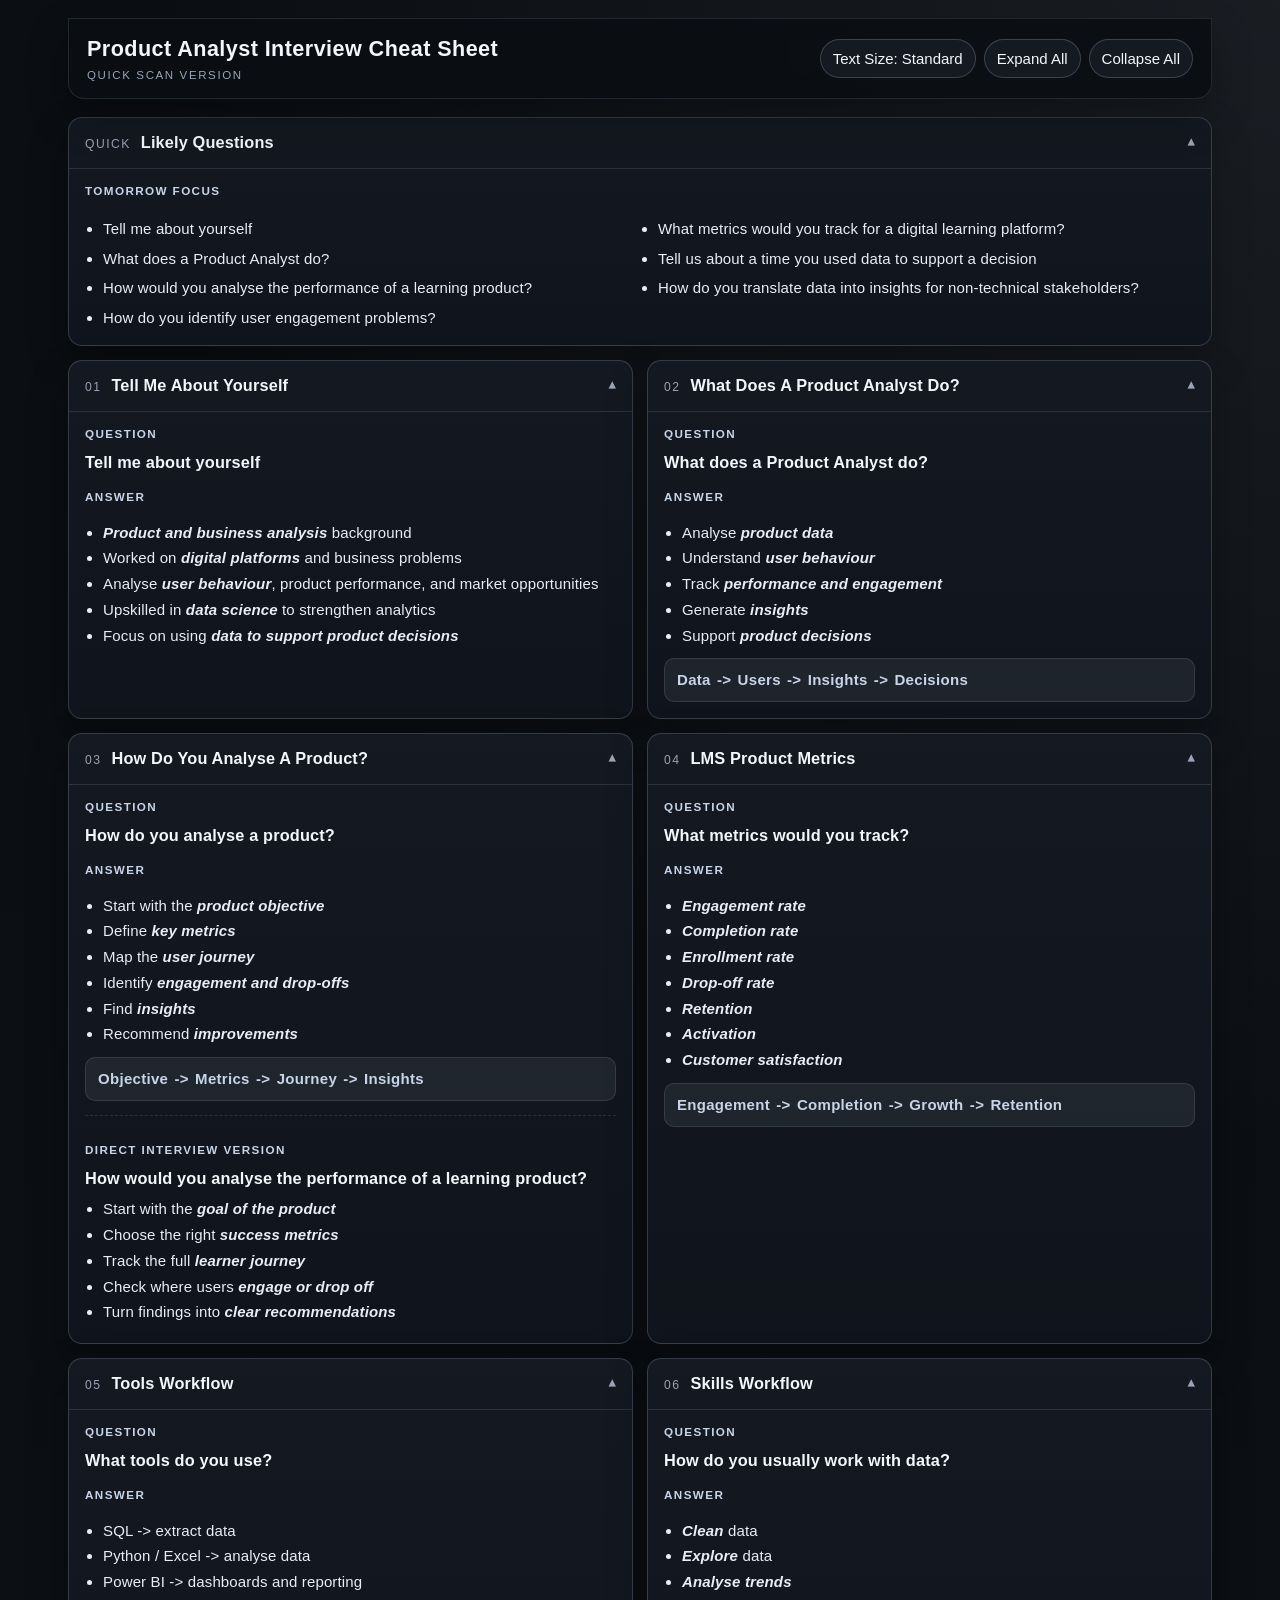
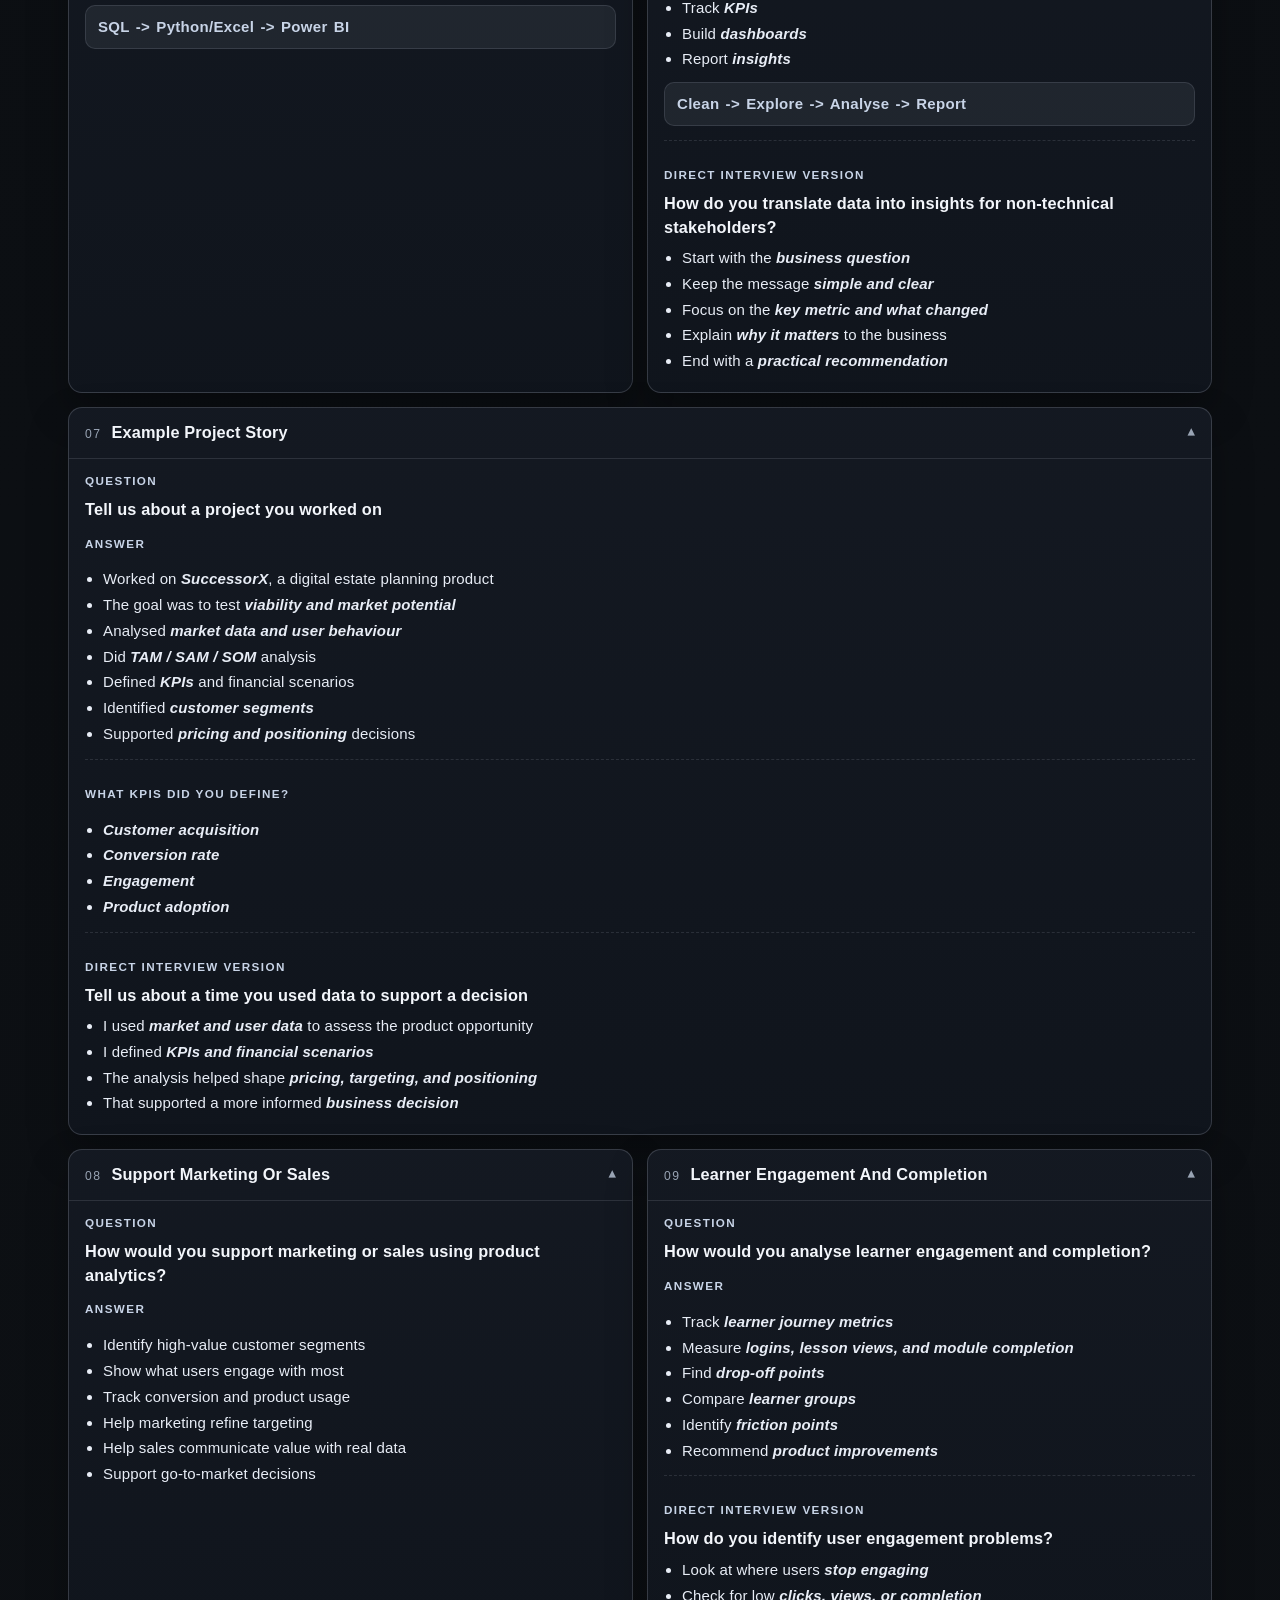
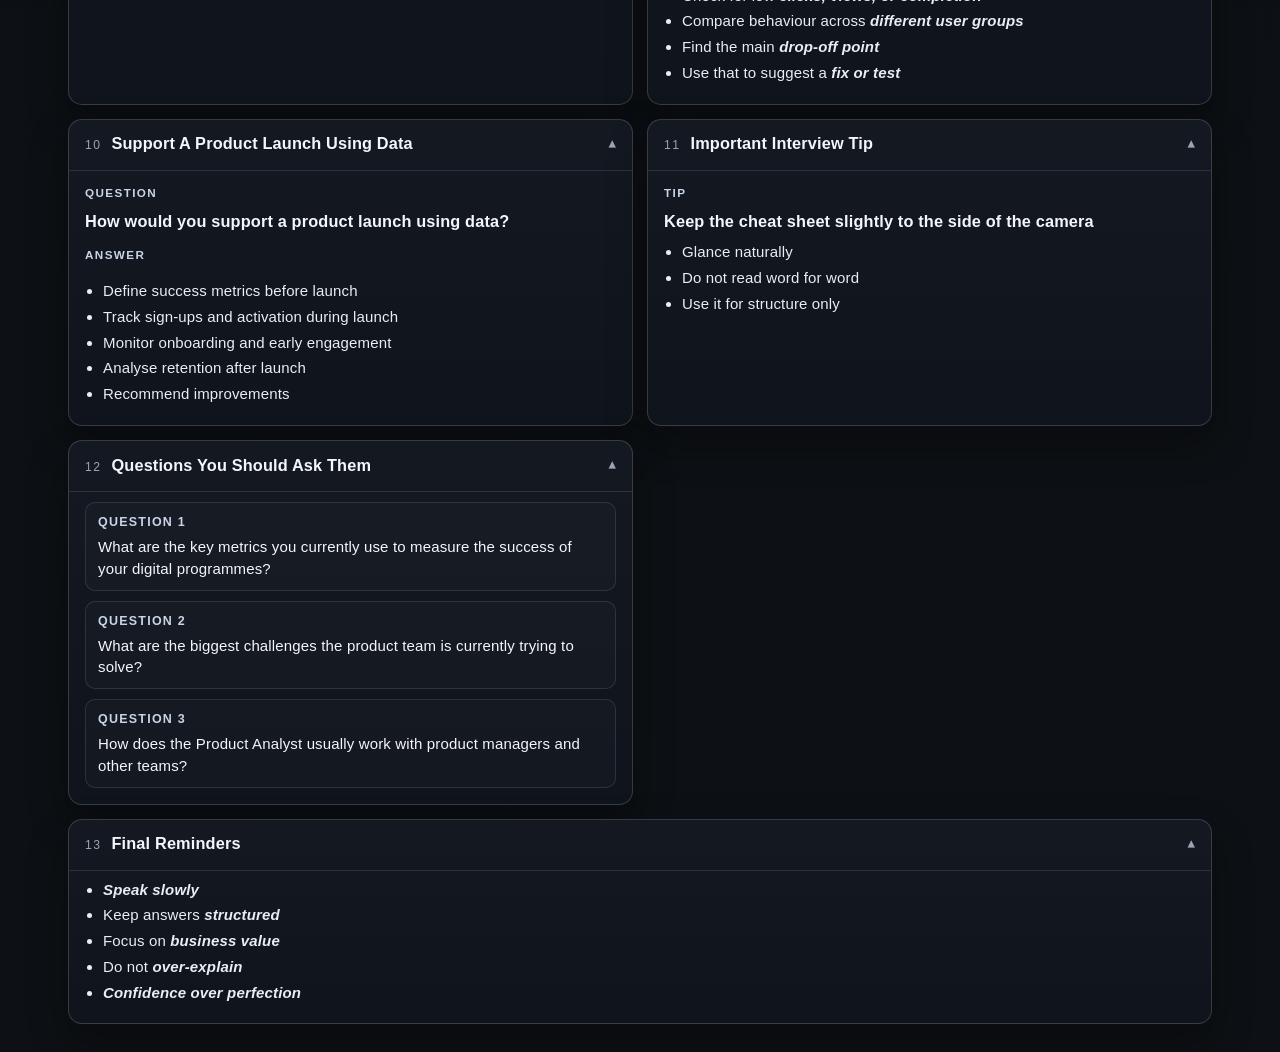
<file: product-analyst-interview-cheat-sheet.html>
<!DOCTYPE html>
<html lang="en">
<head>
  <meta charset="UTF-8" />
  <meta name="viewport" content="width=device-width, initial-scale=1.0" />
  <title>Product Analyst Interview Cheat Sheet</title>
  <style>
    :root {
      --bg: #0d1014;
      --panel: #141922;
      --panel-2: #10151d;
      --border: rgba(220, 228, 242, 0.12);
      --border-strong: rgba(220, 228, 242, 0.2);
      --text: #f3f6fb;
      --muted: #99a4b4;
      --accent: #c8d4e7;
      --flow-bg: rgba(200, 212, 231, 0.08);
      --shadow: 0 18px 40px rgba(0, 0, 0, 0.28);
      --page-width: 1180px;
      --font-size: 15px;
      --line-height: 1.45;
      --radius: 14px;
    }

    body[data-size="large"] {
      --font-size: 17px;
      --line-height: 1.55;
    }

    * {
      box-sizing: border-box;
    }

    html {
      scroll-behavior: smooth;
    }

    body {
      margin: 0;
      font-family: "Segoe UI", "Helvetica Neue", Arial, sans-serif;
      font-size: var(--font-size);
      line-height: var(--line-height);
      color: var(--text);
      background:
        radial-gradient(circle at top right, rgba(200, 212, 231, 0.08), transparent 26%),
        linear-gradient(180deg, #0b0e12 0%, #0d1014 100%);
      letter-spacing: 0.01em;
    }

    .shell {
      max-width: var(--page-width);
      margin: 0 auto;
      padding: 18px 18px 28px;
    }

    .topbar {
      position: sticky;
      top: 0;
      z-index: 20;
      display: flex;
      align-items: center;
      justify-content: space-between;
      gap: 16px;
      padding: 14px 18px;
      margin-bottom: 18px;
      border: 1px solid var(--border);
      border-radius: 0 0 16px 16px;
      background: rgba(11, 14, 18, 0.9);
      backdrop-filter: blur(12px);
      box-shadow: var(--shadow);
    }

    .title-wrap {
      min-width: 0;
    }

    h1 {
      margin: 0;
      font-size: 1.35rem;
      font-weight: 700;
      letter-spacing: 0.02em;
    }

    .subtitle {
      margin-top: 3px;
      font-size: 0.72rem;
      color: var(--muted);
      text-transform: uppercase;
      letter-spacing: 0.14em;
    }

    .controls {
      display: flex;
      gap: 8px;
      flex-wrap: wrap;
      justify-content: flex-end;
    }

    button {
      border: 1px solid var(--border-strong);
      background: var(--panel);
      color: var(--text);
      border-radius: 999px;
      padding: 8px 12px;
      font: inherit;
      cursor: pointer;
      transition: background 0.18s ease, border-color 0.18s ease, transform 0.18s ease;
    }

    button:hover,
    button:focus-visible {
      background: #1a2130;
      border-color: rgba(220, 228, 242, 0.3);
      outline: none;
    }

    button:active {
      transform: translateY(1px);
    }

    .grid {
      display: grid;
      grid-template-columns: repeat(2, minmax(0, 1fr));
      gap: 14px;
    }

    details.card {
      border: 1px solid var(--border);
      border-radius: var(--radius);
      background: linear-gradient(180deg, rgba(20, 25, 34, 0.98), rgba(16, 21, 29, 0.98));
      overflow: hidden;
      box-shadow: var(--shadow);
    }

    details[open] {
      border-color: rgba(220, 228, 242, 0.18);
    }

    summary {
      list-style: none;
      cursor: pointer;
      padding: 14px 16px;
      display: flex;
      align-items: center;
      justify-content: space-between;
      gap: 12px;
    }

    summary::-webkit-details-marker {
      display: none;
    }

    .section-title {
      display: flex;
      align-items: baseline;
      gap: 10px;
      min-width: 0;
    }

    .section-number {
      color: var(--muted);
      font-size: 0.76rem;
      letter-spacing: 0.12em;
      text-transform: uppercase;
      white-space: nowrap;
    }

    .section-name {
      font-size: 1.02rem;
      font-weight: 700;
      line-height: 1.2;
    }

    .chevron {
      color: var(--muted);
      font-size: 0.95rem;
      transition: transform 0.18s ease;
    }

    details[open] .chevron {
      transform: rotate(180deg);
    }

    .content {
      padding: 0 16px 16px;
      border-top: 1px solid var(--border);
    }

    .label {
      display: inline-block;
      margin: 14px 0 8px;
      font-size: 0.73rem;
      font-weight: 700;
      color: var(--accent);
      text-transform: uppercase;
      letter-spacing: 0.12em;
    }

    .prompt,
    .sub-prompt,
    .tip-line {
      margin: 0;
      font-size: 1.02rem;
      font-weight: 600;
      color: var(--text);
    }

    ul {
      margin: 8px 0 0;
      padding-left: 18px;
    }

    li {
      margin: 4px 0;
      color: #e8edf6;
    }

    .flow {
      margin-top: 12px;
      padding: 10px 12px;
      border: 1px solid var(--border);
      border-radius: 10px;
      background: var(--flow-bg);
      color: var(--accent);
      font-weight: 600;
      letter-spacing: 0.02em;
      word-spacing: 0.12em;
    }

    .memory {
      color: #ffffff;
    }

    .quick-list {
      margin: 10px 0 0;
      padding-left: 18px;
      columns: 2;
      column-gap: 18px;
    }

    .quick-list li {
      break-inside: avoid;
      margin: 0 0 8px;
    }

    .sub-block {
      margin-top: 14px;
      padding-top: 12px;
      border-top: 1px dashed var(--border);
    }

    .question-list {
      display: grid;
      gap: 10px;
      margin-top: 10px;
    }

    .question-item {
      padding: 10px 12px;
      border: 1px solid var(--border);
      border-radius: 10px;
      background: rgba(255, 255, 255, 0.02);
    }

    .question-item strong {
      display: block;
      margin-bottom: 5px;
      font-size: 0.78rem;
      color: var(--accent);
      text-transform: uppercase;
      letter-spacing: 0.1em;
    }

    .span-2 {
      grid-column: span 2;
    }

    .print-note {
      display: none;
    }

    @media (max-width: 980px) {
      .grid {
        grid-template-columns: 1fr;
      }

      .span-2 {
        grid-column: span 1;
      }

      .quick-list {
        columns: 1;
      }
    }

    @media (max-width: 640px) {
      .shell {
        padding: 12px;
      }

      .topbar {
        flex-direction: column;
        align-items: stretch;
        border-radius: 0 0 12px 12px;
      }

      .controls {
        justify-content: flex-start;
      }
    }

    @media print {
      :root {
        --bg: #ffffff;
        --panel: #ffffff;
        --panel-2: #ffffff;
        --border: rgba(0, 0, 0, 0.16);
        --border-strong: rgba(0, 0, 0, 0.26);
        --text: #111111;
        --muted: #555555;
        --accent: #222222;
        --flow-bg: rgba(0, 0, 0, 0.03);
        --shadow: none;
      }

      body {
        background: #ffffff;
        color: #111111;
      }

      .topbar {
        position: static;
        background: #ffffff;
        border-radius: 0;
        box-shadow: none;
        padding: 0 0 12px;
        margin-bottom: 12px;
      }

      .controls {
        display: none;
      }

      .grid {
        gap: 10px;
      }

      details.card {
        break-inside: avoid;
        box-shadow: none;
        background: #ffffff;
      }

      details.card .content {
        display: block;
      }

      details.card summary {
        pointer-events: none;
      }

      .print-note {
        display: block;
        margin-top: 6px;
        color: var(--muted);
        font-size: 0.8rem;
      }
    }
  </style>
</head>
<body data-size="normal">
  <div class="shell">
    <header class="topbar">
      <div class="title-wrap">
        <h1>Product Analyst Interview Cheat Sheet</h1>
        <div class="subtitle">Quick Scan Version</div>
        <div class="print-note">Print view expands all sections automatically.</div>
      </div>
      <div class="controls">
        <button type="button" id="toggleSize">Text Size: Standard</button>
        <button type="button" id="expandAll">Expand All</button>
        <button type="button" id="collapseAll">Collapse All</button>
      </div>
    </header>

    <main class="grid">
      <details class="card span-2" open>
        <summary>
          <div class="section-title">
            <span class="section-number">Quick</span>
            <span class="section-name">Likely Questions</span>
          </div>
          <span class="chevron">▾</span>
        </summary>
        <div class="content">
          <div class="label">Tomorrow Focus</div>
          <ul class="quick-list">
            <li>Tell me about yourself</li>
            <li>What does a Product Analyst do?</li>
            <li>How would you analyse the performance of a learning product?</li>
            <li>How do you identify user engagement problems?</li>
            <li>What metrics would you track for a digital learning platform?</li>
            <li>Tell us about a time you used data to support a decision</li>
            <li>How do you translate data into insights for non-technical stakeholders?</li>
          </ul>
        </div>
      </details>

      <details class="card" open>
        <summary>
          <div class="section-title">
            <span class="section-number">01</span>
            <span class="section-name">Tell Me About Yourself</span>
          </div>
          <span class="chevron">▾</span>
        </summary>
        <div class="content">
          <div class="label">Question</div>
          <p class="prompt">Tell me about yourself</p>
          <div class="label">Answer</div>
          <ul>
            <li><strong><em>Product and business analysis</em></strong> background</li>
            <li>Worked on <strong><em>digital platforms</em></strong> and business problems</li>
            <li>Analyse <strong><em>user behaviour</em></strong>, product performance, and market opportunities</li>
            <li>Upskilled in <strong><em>data science</em></strong> to strengthen analytics</li>
            <li>Focus on using <strong><em>data to support product decisions</em></strong></li>
          </ul>
        </div>
      </details>

      <details class="card" open>
        <summary>
          <div class="section-title">
            <span class="section-number">02</span>
            <span class="section-name">What Does A Product Analyst Do?</span>
          </div>
          <span class="chevron">▾</span>
        </summary>
        <div class="content">
          <div class="label">Question</div>
          <p class="prompt">What does a Product Analyst do?</p>
          <div class="label">Answer</div>
          <ul>
            <li>Analyse <strong><em>product data</em></strong></li>
            <li>Understand <strong><em>user behaviour</em></strong></li>
            <li>Track <strong><em>performance and engagement</em></strong></li>
            <li>Generate <strong><em>insights</em></strong></li>
            <li>Support <strong><em>product decisions</em></strong></li>
          </ul>
          <div class="flow">Data -&gt; Users -&gt; Insights -&gt; Decisions</div>
        </div>
      </details>

      <details class="card" open>
        <summary>
          <div class="section-title">
            <span class="section-number">03</span>
            <span class="section-name">How Do You Analyse A Product?</span>
          </div>
          <span class="chevron">▾</span>
        </summary>
        <div class="content">
          <div class="label">Question</div>
          <p class="prompt">How do you analyse a product?</p>
          <div class="label">Answer</div>
          <ul>
            <li>Start with the <strong><em>product objective</em></strong></li>
            <li>Define <strong><em>key metrics</em></strong></li>
            <li>Map the <strong><em>user journey</em></strong></li>
            <li>Identify <strong><em>engagement and drop-offs</em></strong></li>
            <li>Find <strong><em>insights</em></strong></li>
            <li>Recommend <strong><em>improvements</em></strong></li>
          </ul>
          <div class="flow">Objective -&gt; Metrics -&gt; Journey -&gt; Insights</div>
          <div class="sub-block">
            <div class="label">Direct Interview Version</div>
            <p class="sub-prompt">How would you analyse the performance of a learning product?</p>
            <ul>
              <li>Start with the <strong><em>goal of the product</em></strong></li>
              <li>Choose the right <strong><em>success metrics</em></strong></li>
              <li>Track the full <strong><em>learner journey</em></strong></li>
              <li>Check where users <strong><em>engage or drop off</em></strong></li>
              <li>Turn findings into <strong><em>clear recommendations</em></strong></li>
            </ul>
          </div>
        </div>
      </details>

      <details class="card" open>
        <summary>
          <div class="section-title">
            <span class="section-number">04</span>
            <span class="section-name">LMS Product Metrics</span>
          </div>
          <span class="chevron">▾</span>
        </summary>
        <div class="content">
          <div class="label">Question</div>
          <p class="prompt">What metrics would you track?</p>
          <div class="label">Answer</div>
          <ul>
            <li><strong><em>Engagement rate</em></strong></li>
            <li><strong><em>Completion rate</em></strong></li>
            <li><strong><em>Enrollment rate</em></strong></li>
            <li><strong><em>Drop-off rate</em></strong></li>
            <li><strong><em>Retention</em></strong></li>
            <li><strong><em>Activation</em></strong></li>
            <li><strong><em>Customer satisfaction</em></strong></li>
          </ul>
          <div class="flow">Engagement -&gt; Completion -&gt; Growth -&gt; Retention</div>
        </div>
      </details>

      <details class="card" open>
        <summary>
          <div class="section-title">
            <span class="section-number">05</span>
            <span class="section-name">Tools Workflow</span>
          </div>
          <span class="chevron">▾</span>
        </summary>
        <div class="content">
          <div class="label">Question</div>
          <p class="prompt">What tools do you use?</p>
          <div class="label">Answer</div>
          <ul>
            <li>SQL -&gt; extract data</li>
            <li>Python / Excel -&gt; analyse data</li>
            <li>Power BI -&gt; dashboards and reporting</li>
          </ul>
          <div class="flow">SQL -&gt; Python/Excel -&gt; Power BI</div>
        </div>
      </details>

      <details class="card" open>
        <summary>
          <div class="section-title">
            <span class="section-number">06</span>
            <span class="section-name">Skills Workflow</span>
          </div>
          <span class="chevron">▾</span>
        </summary>
        <div class="content">
          <div class="label">Question</div>
          <p class="prompt">How do you usually work with data?</p>
          <div class="label">Answer</div>
          <ul>
            <li><strong><em>Clean</em></strong> data</li>
            <li><strong><em>Explore</em></strong> data</li>
            <li><strong><em>Analyse trends</em></strong></li>
            <li>Track <strong><em>KPIs</em></strong></li>
            <li>Build <strong><em>dashboards</em></strong></li>
            <li>Report <strong><em>insights</em></strong></li>
          </ul>
          <div class="flow">Clean -&gt; Explore -&gt; Analyse -&gt; Report</div>
          <div class="sub-block">
            <div class="label">Direct Interview Version</div>
            <p class="sub-prompt">How do you translate data into insights for non-technical stakeholders?</p>
            <ul>
              <li>Start with the <strong><em>business question</em></strong></li>
              <li>Keep the message <strong><em>simple and clear</em></strong></li>
              <li>Focus on the <strong><em>key metric and what changed</em></strong></li>
              <li>Explain <strong><em>why it matters</em></strong> to the business</li>
              <li>End with a <strong><em>practical recommendation</em></strong></li>
            </ul>
          </div>
        </div>
      </details>

      <details class="card span-2" open>
        <summary>
          <div class="section-title">
            <span class="section-number">07</span>
            <span class="section-name">Example Project Story</span>
          </div>
          <span class="chevron">▾</span>
        </summary>
        <div class="content">
          <div class="label">Question</div>
          <p class="prompt">Tell us about a project you worked on</p>
          <div class="label">Answer</div>
          <ul>
            <li>Worked on <strong><em>SuccessorX</em></strong>, a digital estate planning product</li>
            <li>The goal was to test <strong><em>viability and market potential</em></strong></li>
            <li>Analysed <strong><em>market data and user behaviour</em></strong></li>
            <li>Did <strong><em>TAM / SAM / SOM</em></strong> analysis</li>
            <li>Defined <strong><em>KPIs</em></strong> and financial scenarios</li>
            <li>Identified <strong><em>customer segments</em></strong></li>
            <li>Supported <strong><em>pricing and positioning</em></strong> decisions</li>
          </ul>
          <div class="sub-block">
            <div class="label">What KPIs did you define?</div>
            <ul>
              <li><strong><em>Customer acquisition</em></strong></li>
              <li><strong><em>Conversion rate</em></strong></li>
              <li><strong><em>Engagement</em></strong></li>
              <li><strong><em>Product adoption</em></strong></li>
            </ul>
          </div>
          <div class="sub-block">
            <div class="label">Direct Interview Version</div>
            <p class="sub-prompt">Tell us about a time you used data to support a decision</p>
            <ul>
              <li>I used <strong><em>market and user data</em></strong> to assess the product opportunity</li>
              <li>I defined <strong><em>KPIs and financial scenarios</em></strong></li>
              <li>The analysis helped shape <strong><em>pricing, targeting, and positioning</em></strong></li>
              <li>That supported a more informed <strong><em>business decision</em></strong></li>
            </ul>
          </div>
        </div>
      </details>

      <details class="card" open>
        <summary>
          <div class="section-title">
            <span class="section-number">08</span>
            <span class="section-name">Support Marketing Or Sales</span>
          </div>
          <span class="chevron">▾</span>
        </summary>
        <div class="content">
          <div class="label">Question</div>
          <p class="prompt">How would you support marketing or sales using product analytics?</p>
          <div class="label">Answer</div>
          <ul>
            <li>Identify high-value customer segments</li>
            <li>Show what users engage with most</li>
            <li>Track conversion and product usage</li>
            <li>Help marketing refine targeting</li>
            <li>Help sales communicate value with real data</li>
            <li>Support go-to-market decisions</li>
          </ul>
        </div>
      </details>

      <details class="card" open>
        <summary>
          <div class="section-title">
            <span class="section-number">09</span>
            <span class="section-name">Learner Engagement And Completion</span>
          </div>
          <span class="chevron">▾</span>
        </summary>
        <div class="content">
          <div class="label">Question</div>
          <p class="prompt">How would you analyse learner engagement and completion?</p>
          <div class="label">Answer</div>
          <ul>
            <li>Track <strong><em>learner journey metrics</em></strong></li>
            <li>Measure <strong><em>logins, lesson views, and module completion</em></strong></li>
            <li>Find <strong><em>drop-off points</em></strong></li>
            <li>Compare <strong><em>learner groups</em></strong></li>
            <li>Identify <strong><em>friction points</em></strong></li>
            <li>Recommend <strong><em>product improvements</em></strong></li>
          </ul>
          <div class="sub-block">
            <div class="label">Direct Interview Version</div>
            <p class="sub-prompt">How do you identify user engagement problems?</p>
            <ul>
              <li>Look at where users <strong><em>stop engaging</em></strong></li>
              <li>Check for low <strong><em>clicks, views, or completion</em></strong></li>
              <li>Compare behaviour across <strong><em>different user groups</em></strong></li>
              <li>Find the main <strong><em>drop-off point</em></strong></li>
              <li>Use that to suggest a <strong><em>fix or test</em></strong></li>
            </ul>
          </div>
        </div>
      </details>

      <details class="card" open>
        <summary>
          <div class="section-title">
            <span class="section-number">10</span>
            <span class="section-name">Support A Product Launch Using Data</span>
          </div>
          <span class="chevron">▾</span>
        </summary>
        <div class="content">
          <div class="label">Question</div>
          <p class="prompt">How would you support a product launch using data?</p>
          <div class="label">Answer</div>
          <ul>
            <li>Define success metrics before launch</li>
            <li>Track sign-ups and activation during launch</li>
            <li>Monitor onboarding and early engagement</li>
            <li>Analyse retention after launch</li>
            <li>Recommend improvements</li>
          </ul>
        </div>
      </details>

      <details class="card" open>
        <summary>
          <div class="section-title">
            <span class="section-number">11</span>
            <span class="section-name">Important Interview Tip</span>
          </div>
          <span class="chevron">▾</span>
        </summary>
        <div class="content">
          <div class="label">Tip</div>
          <p class="tip-line">Keep the cheat sheet slightly to the side of the camera</p>
          <ul>
            <li>Glance naturally</li>
            <li>Do not read word for word</li>
            <li>Use it for structure only</li>
          </ul>
        </div>
      </details>

      <details class="card" open>
        <summary>
          <div class="section-title">
            <span class="section-number">12</span>
            <span class="section-name">Questions You Should Ask Them</span>
          </div>
          <span class="chevron">▾</span>
        </summary>
        <div class="content">
          <div class="question-list">
            <div class="question-item">
              <strong>Question 1</strong>
              What are the key metrics you currently use to measure the success of your digital programmes?
            </div>
            <div class="question-item">
              <strong>Question 2</strong>
              What are the biggest challenges the product team is currently trying to solve?
            </div>
            <div class="question-item">
              <strong>Question 3</strong>
              How does the Product Analyst usually work with product managers and other teams?
            </div>
          </div>
        </div>
      </details>

      <details class="card span-2" open>
        <summary>
          <div class="section-title">
            <span class="section-number">13</span>
            <span class="section-name">Final Reminders</span>
          </div>
          <span class="chevron">▾</span>
        </summary>
        <div class="content">
          <ul>
            <li><strong><em>Speak slowly</em></strong></li>
            <li>Keep answers <strong><em>structured</em></strong></li>
            <li>Focus on <strong><em>business value</em></strong></li>
            <li>Do not <strong><em>over-explain</em></strong></li>
            <li><strong><em>Confidence over perfection</em></strong></li>
          </ul>
        </div>
      </details>
    </main>
  </div>

  <script>
    const body = document.body;
    const cards = Array.from(document.querySelectorAll('details.card'));
    const toggleSizeButton = document.getElementById('toggleSize');
    const expandAllButton = document.getElementById('expandAll');
    const collapseAllButton = document.getElementById('collapseAll');

    toggleSizeButton.addEventListener('click', () => {
      const isLarge = body.dataset.size === 'large';
      body.dataset.size = isLarge ? 'normal' : 'large';
      toggleSizeButton.textContent = isLarge ? 'Text Size: Standard' : 'Text Size: Large';
    });

    expandAllButton.addEventListener('click', () => {
      cards.forEach((card) => {
        card.open = true;
      });
    });

    collapseAllButton.addEventListener('click', () => {
      cards.forEach((card) => {
        card.open = false;
      });
    });
  </script>
</body>
</html>
</file>
<file: analyst-interview-prep-site/styles.css>
:root {
  --bg: #f4ead8;
  --surface: rgba(255, 248, 238, 0.84);
  --surface-dark: #34261f;
  --text: #221914;
  --muted: #645449;
  --line: rgba(71, 47, 33, 0.14);
  --accent: #bb6c3f;
  --accent-deep: #8e4f2c;
  --gold: #b9964d;
  --shadow: 0 18px 40px rgba(61, 37, 25, 0.1);
  --radius-lg: 24px;
  --radius-md: 18px;
  --radius-sm: 12px;
  --max-width: 1200px;
}

* { box-sizing: border-box; }
html { scroll-behavior: smooth; }

body {
  margin: 0;
  font-family: "Source Sans 3", sans-serif;
  color: var(--text);
  background:
    radial-gradient(circle at top left, rgba(187, 108, 63, 0.16), transparent 26%),
    radial-gradient(circle at top right, rgba(90, 104, 67, 0.14), transparent 25%),
    linear-gradient(180deg, #f7efdf 0%, #f3e8d3 54%, #efe1c6 100%);
  line-height: 1.5;
}

body::before {
  content: "";
  position: fixed;
  inset: 0;
  pointer-events: none;
  opacity: 0.16;
  background-image:
    linear-gradient(135deg, rgba(90, 104, 67, 0.12) 25%, transparent 25%),
    linear-gradient(225deg, rgba(90, 104, 67, 0.12) 25%, transparent 25%);
  background-size: 32px 32px;
  background-position: 0 0, 16px 16px;
  mask-image: linear-gradient(to bottom, rgba(0, 0, 0, 0.6), transparent 75%);
}

a { color: inherit; }
h1, h2, h3, h4, summary { font-family: "Outfit", sans-serif; line-height: 1.15; margin: 0; }
h1 { font-size: clamp(2.5rem, 4vw, 4.4rem); max-width: 12ch; }
h2 { font-size: clamp(2rem, 3vw, 3rem); margin-bottom: 0.75rem; }
h3 { font-size: 1.2rem; margin-bottom: 0.8rem; }
h4 { font-size: 1.02rem; margin-bottom: 0.45rem; }

.skip-link { position: absolute; left: -9999px; top: auto; }
.skip-link:focus {
  left: 16px; top: 12px; z-index: 1000;
  background: var(--surface-dark); color: #fff;
  padding: 0.75rem 1rem; border-radius: var(--radius-sm);
}

.site-header, .section, .site-footer { position: relative; z-index: 1; }
.header-shell, .section, .site-footer {
  width: min(calc(100% - 2rem), var(--max-width));
  margin: 0 auto;
}

.site-header { padding: 1.25rem 0 0; }
.header-shell {
  display: grid;
  grid-template-columns: minmax(0, 1.5fr) minmax(280px, 0.8fr);
  gap: 1.5rem;
  padding: 2rem;
  border: 1px solid var(--line);
  border-radius: 32px;
  background:
    linear-gradient(145deg, rgba(255, 247, 235, 0.95), rgba(241, 226, 196, 0.88)),
    linear-gradient(90deg, rgba(187, 108, 63, 0.08), transparent);
  box-shadow: var(--shadow);
}

.eyebrow, .section-tag {
  display: inline-flex;
  align-items: center;
  gap: 0.5rem;
  margin: 0 0 0.75rem;
  text-transform: uppercase;
  letter-spacing: 0.12em;
  font-weight: 700;
  font-size: 0.78rem;
  color: var(--accent-deep);
}

.eyebrow::before, .section-tag::before {
  content: "";
  width: 26px;
  height: 2px;
  background: var(--gold);
}

.hero-copy, .section-heading p, .search-hint, .card p, .site-footer p { color: var(--muted); }
.hero-copy { max-width: 58ch; font-size: 1.08rem; }
.hero-actions { display: flex; flex-wrap: wrap; gap: 0.8rem; margin-top: 1.5rem; }

.button {
  border: 0; border-radius: 999px; padding: 0.85rem 1.2rem;
  font: inherit; font-weight: 700; cursor: pointer;
  transition: transform 0.18s ease, background-color 0.18s ease, color 0.18s ease;
}
.button-primary { background: var(--accent); color: #fff8f0; }
.button-primary:hover, .button-primary:focus-visible { background: var(--accent-deep); }
.button-secondary { background: transparent; color: var(--surface-dark); border: 1px solid rgba(52, 38, 31, 0.18); }

.hero-panel { display: grid; gap: 1rem; align-content: center; }
.hero-stat {
  padding: 1.2rem; border-radius: var(--radius-md);
  background: rgba(52, 38, 31, 0.92); color: #fff5ea;
}
.stat-value {
  display: block; font-family: "Outfit", sans-serif; font-size: 2.2rem; font-weight: 800; color: #f0c57d;
}
.stat-label { color: rgba(255, 245, 234, 0.82); }

.top-nav {
  position: sticky; top: 0; z-index: 30;
  width: min(calc(100% - 2rem), var(--max-width));
  margin: 1rem auto 0; display: flex; flex-wrap: wrap; gap: 0.5rem;
  padding: 0.75rem; border-radius: 999px; border: 1px solid var(--line);
  background: rgba(255, 247, 235, 0.9); backdrop-filter: blur(18px);
  box-shadow: 0 10px 30px rgba(71, 47, 33, 0.08);
}
.nav-link {
  text-decoration: none; padding: 0.7rem 1rem; border-radius: 999px;
  color: var(--muted); font-weight: 700;
}
.nav-link.active, .nav-link:hover, .nav-link:focus-visible { background: rgba(187, 108, 63, 0.16); color: var(--surface-dark); }

main { padding-bottom: 4rem; }
.section { scroll-margin-top: 7rem; padding-top: 4rem; }
.section-home { padding-top: 2.5rem; }
.section-heading { max-width: 68ch; margin-bottom: 1.5rem; }

.card, .accordion {
  border: 1px solid var(--line);
  border-radius: var(--radius-lg);
  background: var(--surface);
  box-shadow: var(--shadow);
  backdrop-filter: blur(8px);
}
.card {
  padding: 1.35rem;
  transition: transform 0.18s ease, border-color 0.18s ease;
}
.card-grid { display: grid; gap: 1rem; }
.nav-card-grid { grid-template-columns: repeat(5, minmax(0, 1fr)); margin-bottom: 1rem; }
.nav-card {
  text-decoration: none; min-height: 220px; display: flex; flex-direction: column; justify-content: space-between;
}
.card-icon {
  display: inline-flex; width: 52px; height: 52px; align-items: center; justify-content: center;
  border-radius: 16px; background: linear-gradient(135deg, rgba(187, 108, 63, 0.16), rgba(185, 150, 77, 0.22));
  color: var(--accent-deep); font-family: "Outfit", sans-serif; font-weight: 800;
}

.search-panel { margin-bottom: 1rem; }
.search-panel label { display: block; margin-bottom: 0.65rem; font-weight: 700; }
.search-row { display: flex; gap: 0.75rem; }
input[type="search"] {
  flex: 1; min-width: 0; border: 1px solid rgba(52, 38, 31, 0.18); border-radius: 999px;
  padding: 0.9rem 1rem; background: rgba(255, 255, 255, 0.7); font: inherit;
}

input[type="search"]:focus-visible, .button:focus-visible, .nav-link:focus-visible,
.accordion summary:focus-visible, .back-to-top:focus-visible {
  outline: 3px solid rgba(185, 150, 77, 0.45);
  outline-offset: 3px;
}

.framework-grid { display: grid; grid-template-columns: repeat(3, minmax(0, 1fr)); gap: 1rem; }
.two-column { display: grid; grid-template-columns: repeat(2, minmax(0, 1fr)); gap: 1rem; margin-top: 1rem; }
.quick-links { margin-bottom: 1rem; }
.quick-link-list { display: flex; flex-wrap: wrap; gap: 0.75rem; }
.quick-link-list a {
  text-decoration: none; border-radius: 999px; padding: 0.55rem 0.9rem;
  background: rgba(185, 150, 77, 0.12); font-weight: 700;
}

.accordion-list { display: grid; gap: 1rem; margin-top: 1rem; }
.accordion { overflow: hidden; }
.accordion summary {
  list-style: none; cursor: pointer; padding: 1.1rem 1.35rem;
  display: flex; align-items: center; justify-content: space-between; font-size: 1.18rem;
}
.accordion summary::-webkit-details-marker { display: none; }
.accordion summary::after { content: "+"; font-size: 1.5rem; color: var(--accent-deep); }
.accordion[open] summary::after { content: "-"; }
.accordion-content { padding: 0 1.35rem 1.35rem; }

.qa-grid, .topic-grid { display: grid; grid-template-columns: repeat(3, minmax(0, 1fr)); gap: 1rem; }
.qa-item {
  padding: 1rem; border-radius: var(--radius-md);
  background: rgba(255, 255, 255, 0.46); border: 1px solid rgba(71, 47, 33, 0.08);
}
.compact-list { padding-left: 1.1rem; margin: 0; }
.compact-list li + li { margin-top: 0.42rem; }
.ordered { padding-left: 1.2rem; }

pre {
  margin: 0.9rem 0; padding: 0.9rem; overflow-x: auto;
  border-radius: var(--radius-md); background: rgba(34, 25, 20, 0.94); color: #f7eee2; font-size: 0.92rem;
}
code { font-family: Consolas, Monaco, monospace; }

.prompt-grid { display: grid; grid-template-columns: repeat(4, minmax(0, 1fr)); gap: 0.75rem; }
.prompt-grid span {
  display: block; padding: 0.85rem; border-radius: var(--radius-md);
  background: rgba(255, 255, 255, 0.48); border: 1px solid rgba(71, 47, 33, 0.09); font-weight: 600;
}
.memory-wall { background: linear-gradient(150deg, rgba(255, 247, 235, 0.93), rgba(220, 199, 163, 0.55)), var(--surface); }
.compact-prompts { grid-template-columns: repeat(2, minmax(0, 1fr)); }

.site-footer {
  display: flex; justify-content: space-between; gap: 1rem;
  padding: 1.5rem 0 3rem; border-top: 1px solid rgba(71, 47, 33, 0.12);
}
.site-footer a { font-weight: 700; text-decoration: none; }

.back-to-top {
  position: fixed; right: 1.2rem; bottom: 1.2rem; width: 48px; height: 48px;
  border: 0; border-radius: 50%; background: var(--surface-dark); color: #fff8ef;
  font-size: 1.15rem; cursor: pointer; box-shadow: var(--shadow);
  opacity: 0; pointer-events: none; transition: opacity 0.2s ease, transform 0.2s ease;
}
.back-to-top.visible { opacity: 1; pointer-events: auto; }
.is-hidden { display: none !important; }

.button:hover, .button:focus-visible, .nav-card:hover, .nav-card:focus-visible, .card:hover, .accordion summary:hover { transform: translateY(-2px); }

@media (max-width: 1100px) {
  .nav-card-grid, .framework-grid, .topic-grid, .qa-grid, .prompt-grid { grid-template-columns: repeat(2, minmax(0, 1fr)); }
  .header-shell { grid-template-columns: 1fr; }
}

@media (max-width: 760px) {
  .header-shell, .section, .site-footer, .top-nav { width: min(calc(100% - 1rem), var(--max-width)); }
  .header-shell { padding: 1.4rem; border-radius: 24px; }
  .top-nav { border-radius: 24px; }
  .nav-card-grid, .framework-grid, .topic-grid, .qa-grid, .two-column, .prompt-grid, .compact-prompts { grid-template-columns: 1fr; }
  .search-row, .site-footer { flex-direction: column; }
}

@media print {
  body { background: #fff; }
  body::before, .top-nav, .back-to-top, .button, .search-panel { display: none !important; }
  .header-shell, .card, .accordion { box-shadow: none; background: #fff; }
  .section { padding-top: 1.5rem; break-inside: avoid; }
  .accordion summary::after { display: none; }
}
</file>
